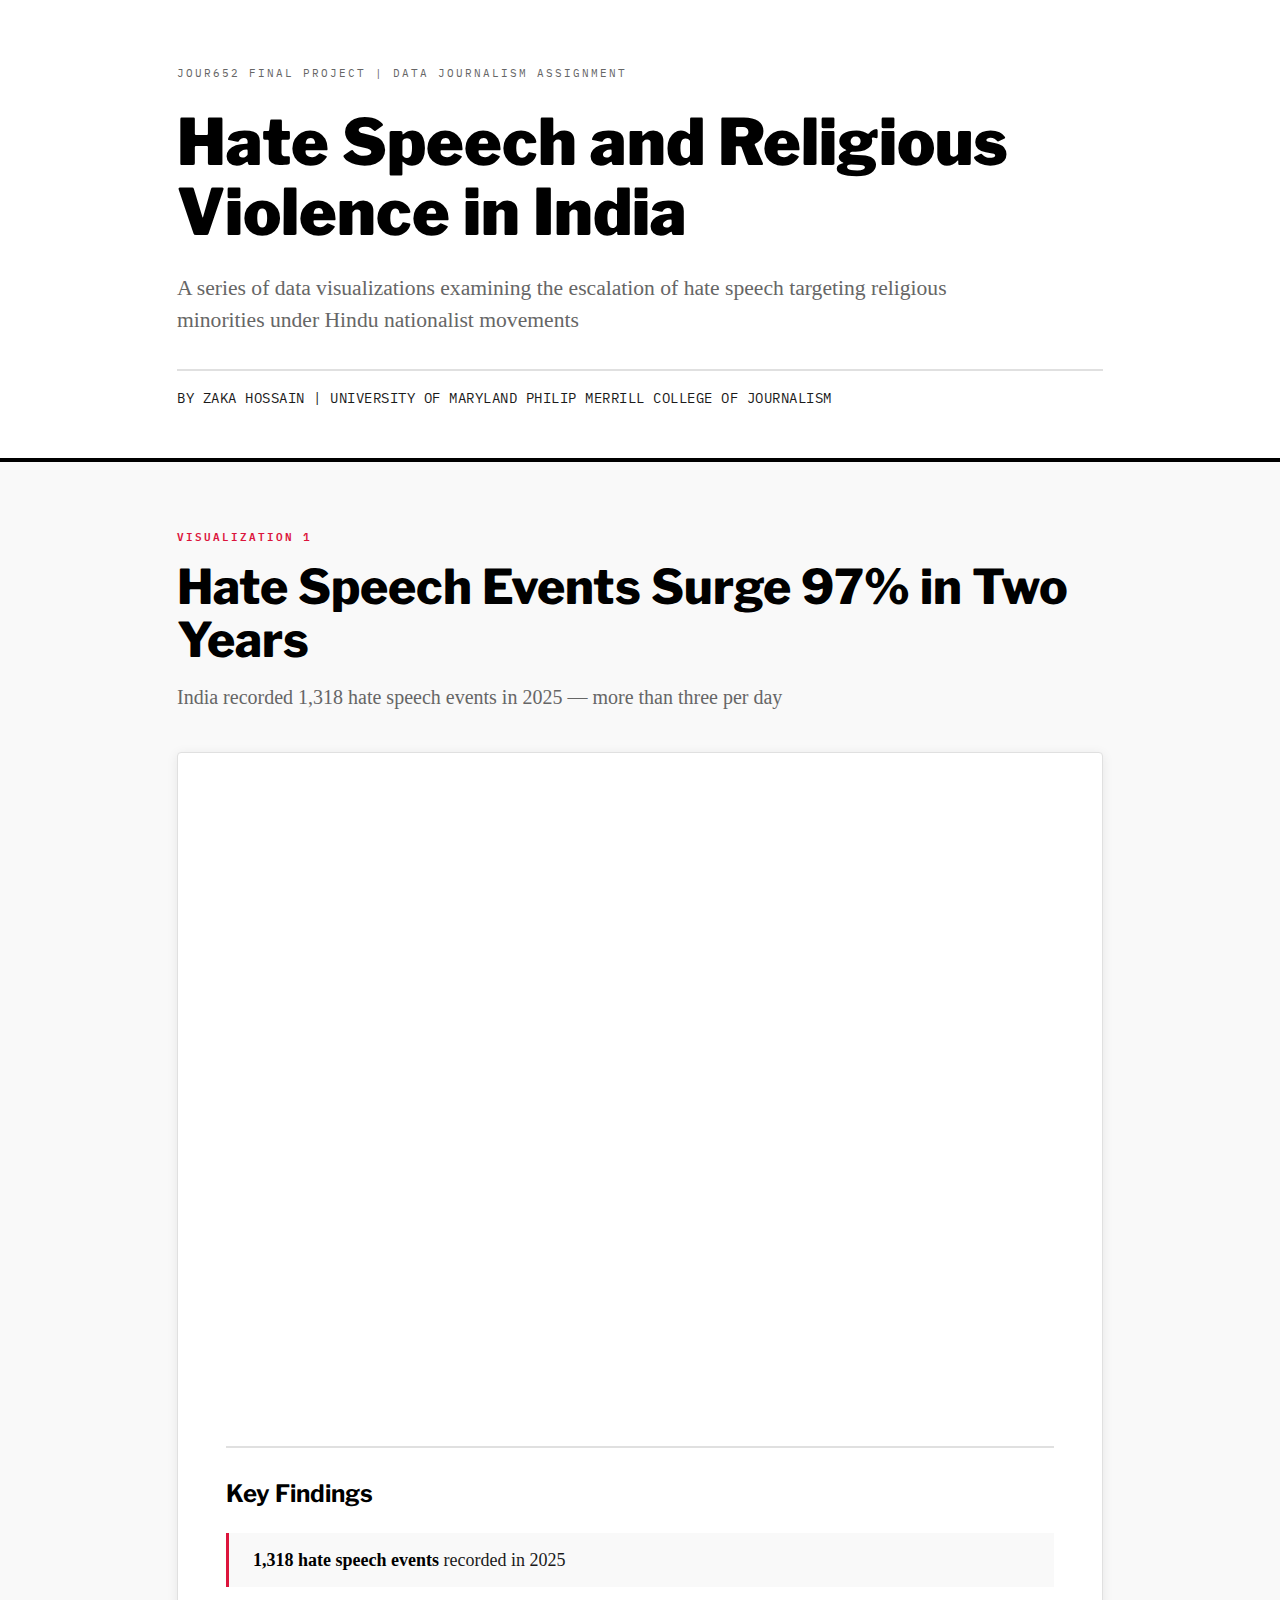
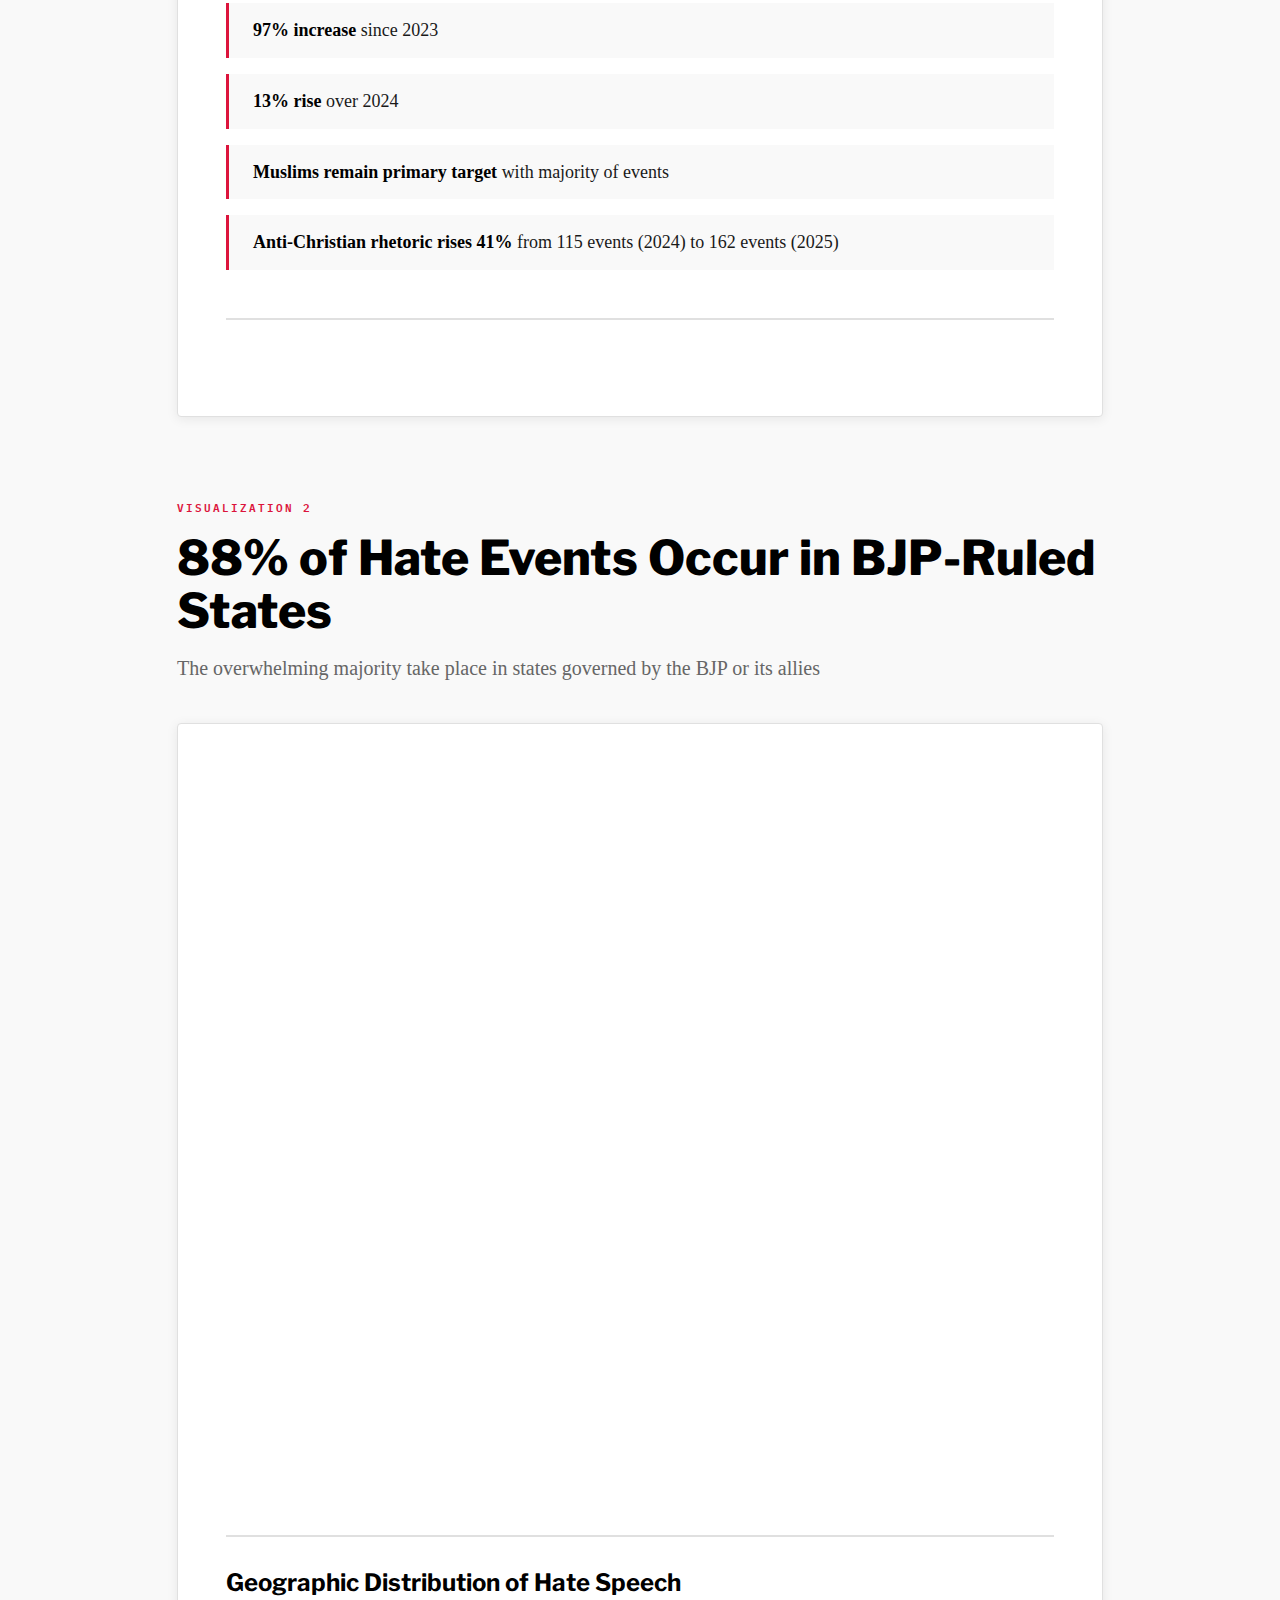
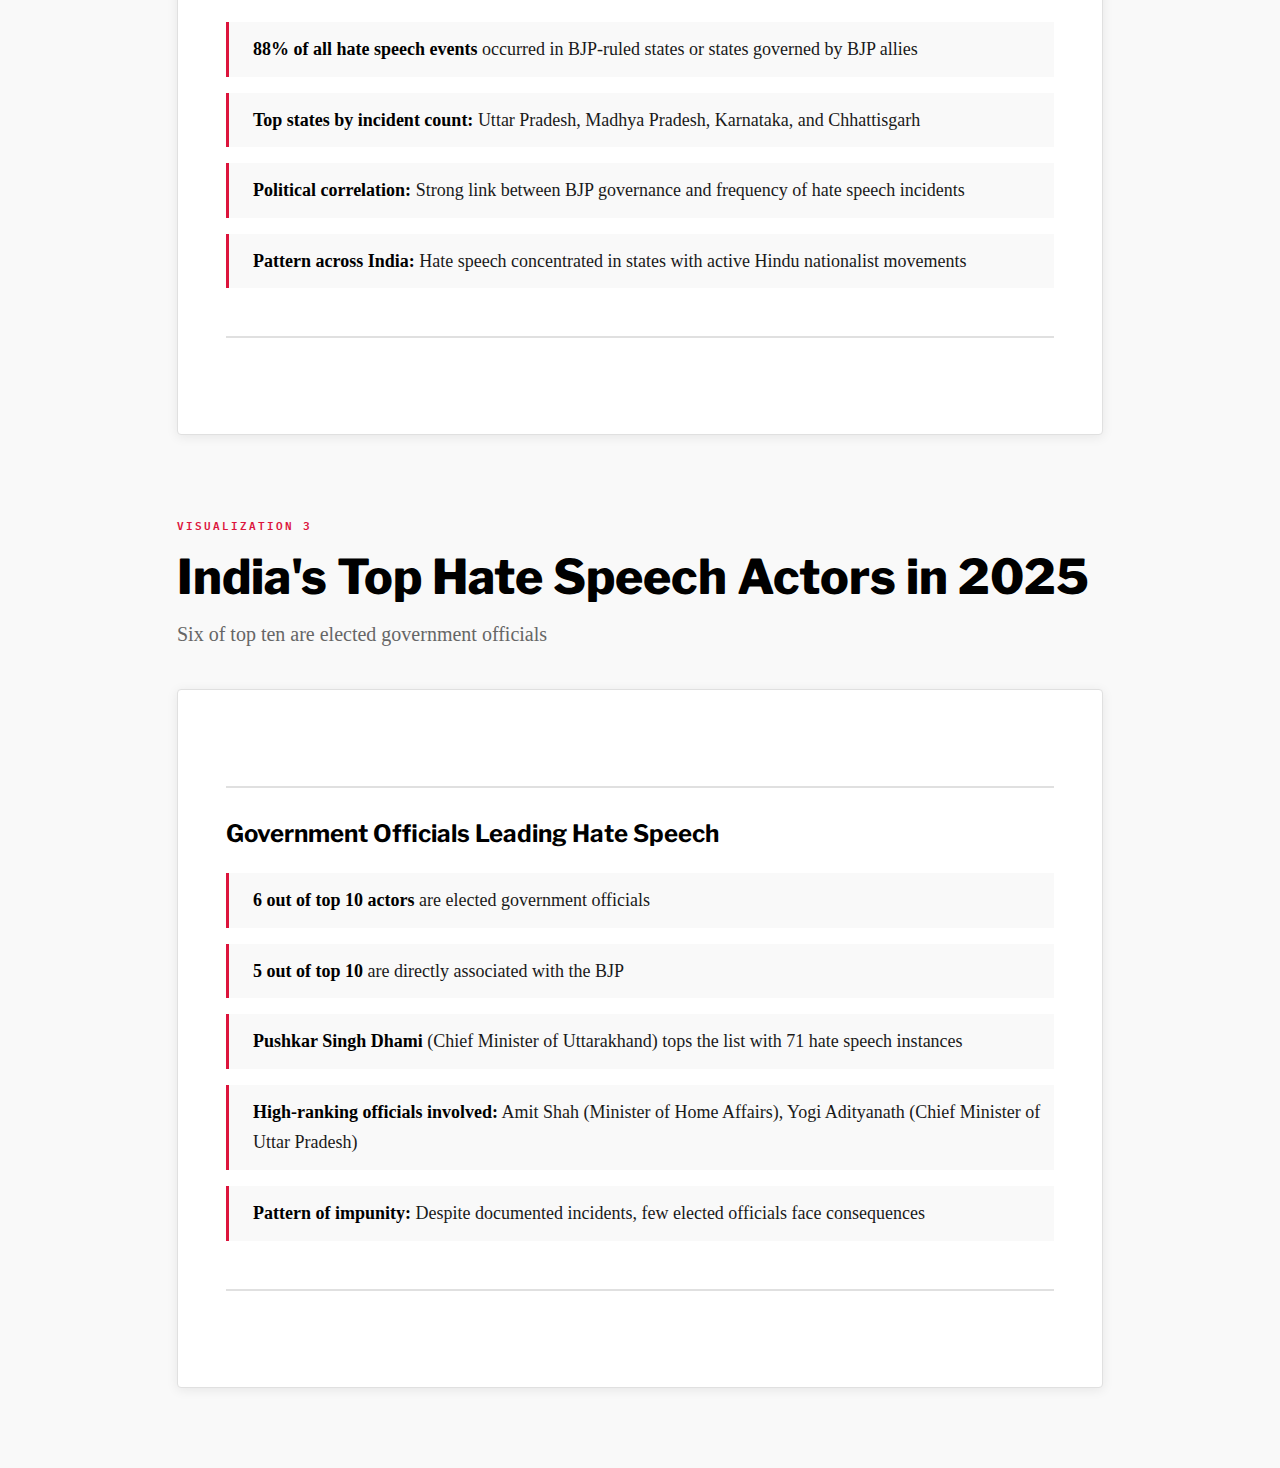
<file: data-viz-graphics/index.html>
<!DOCTYPE html>
<html lang="en">
<head>
    <meta charset="UTF-8">
    <meta name="viewport" content="width=device-width, initial-scale=1.0">
    <title>Data Visualizations: Hate Speech in India | JOUR652 Assignment</title>
    
    <!-- Bootstrap CSS -->
    <link href="https://cdn.jsdelivr.net/npm/bootstrap@5.3.0/dist/css/bootstrap.min.css" rel="stylesheet">
    
    <!-- Google Fonts -->
    <link rel="preconnect" href="https://fonts.googleapis.com">
    <link rel="preconnect" href="https://fonts.gstatic.com" crossorigin>
    <link href="https://fonts.googleapis.com/css2?family=Libre+Franklin:wght@400;500;600;700;800;900&family=IBM+Plex+Mono:wght@400;600&display=swap" rel="stylesheet">
    
    <!-- External Stylesheet -->
    <link rel="stylesheet" href="infographics.css">
</head>
<body>
    
    <!-- Assignment Header -->
    <header class="assignment-header">
        <div class="container">
            <div class="row justify-content-center">
                <div class="col-lg-10">
                    <div class="header-label">JOUR652 FINAL PROJECT | DATA JOURNALISM ASSIGNMENT</div>
                    <h1 class="assignment-title">Hate Speech and Religious Violence in India</h1>
                    <p class="assignment-subtitle">A series of data visualizations examining the escalation of hate speech targeting religious minorities under Hindu nationalist movements</p>
                    <div class="student-byline">By Zaka Hossain | University of Maryland Philip Merrill College of Journalism</div>
                </div>
            </div>
        </div>
    </header>

    <!-- INFOGRAPHIC 1 -->
    <section class="infographic-section">
        <div class="container">
            <div class="row justify-content-center">
                <div class="col-lg-10">
                    
                    <div class="viz-number">VISUALIZATION 1</div>
                    <h2 class="infographic-title">Hate Speech Events Surge 97% in Two Years</h2>
                    <p class="infographic-subtitle">India recorded 1,318 hate speech events in 2025 — more than three per day</p>

                    <div class="data-block">
                        <div class="chart-area">
                            <iframe title="Hate Speech Events by Target Community in India (2023-2025)" aria-label="Column Chart" id="datawrapper-chart-Exid8" src="https://datawrapper.dwcdn.net/Exid8/5/" scrolling="no" frameborder="0" style="border: none;" width="100%" height="555" data-external="1"></iframe>
                        </div>
                        
                        <div class="data-context">
                            <h3>Key Findings</h3>
                            <ul>
                                <li><strong>1,318 hate speech events</strong> recorded in 2025</li>
                                <li><strong>97% increase</strong> since 2023</li>
                                <li><strong>13% rise</strong> over 2024</li>
                                <li><strong>Muslims remain primary target</strong> with majority of events</li>
                                <li><strong>Anti-Christian rhetoric rises 41%</strong> from 115 events (2024) to 162 events (2025)</li>
                            </ul>
                        </div>
                        
                
                    </div>

                </div>
            </div>
        </div>
    </section>

    <!-- INFOGRAPHIC 2 -->
    <section class="infographic-section">
        <div class="container">
            <div class="row justify-content-center">
                <div class="col-lg-10">
                    
                    <div class="viz-number">VISUALIZATION 2</div>
                    <h2 class="infographic-title">88% of Hate Events Occur in BJP-Ruled States</h2>
                    <p class="infographic-subtitle">The overwhelming majority take place in states governed by the BJP or its allies</p>

                    <div class="data-block">
                        <div class="chart-area">
                            <div style="min-height:683px" id="datawrapper-vis-IfxyK"><script type="text/javascript" defer src="https://datawrapper.dwcdn.net/IfxyK/embed.js" charset="utf-8" data-target="#datawrapper-vis-IfxyK"></script><noscript><img src="https://datawrapper.dwcdn.net/IfxyK/full.png" alt="Choropleth map showing hate speech events across Indian states" /></noscript></div>
                        </div>
                        
                        <div class="data-context">
                            <h3>Geographic Distribution of Hate Speech</h3>
                            <ul>
                                <li><strong>88% of all hate speech events</strong> occurred in BJP-ruled states or states governed by BJP allies</li>
                                <li><strong>Top states by incident count:</strong> Uttar Pradesh, Madhya Pradesh, Karnataka, and Chhattisgarh</li>
                                <li><strong>Political correlation:</strong> Strong link between BJP governance and frequency of hate speech incidents</li>
                                <li><strong>Pattern across India:</strong> Hate speech concentrated in states with active Hindu nationalist movements</li>
                            </ul>
                        </div>
                        
                        
                    </div>

                </div>
            </div>
        </div>
    </section>

    <!-- INFOGRAPHIC 3 -->
    <section class="infographic-section">
        <div class="container">
            <div class="row justify-content-center">
                <div class="col-lg-10">
                    
                    <div class="viz-number">VISUALIZATION 3</div>
                    <h2 class="infographic-title">India's Top Hate Speech Actors in 2025</h2>
                    <p class="infographic-subtitle">Six of top ten are elected government officials</p>

                    <div class="data-block">
                        <div class="chart-area">
                            <div class="flourish-embed flourish-bar-chart-race" data-src="visualisation/27547320"><script src="https://public.flourish.studio/resources/embed.js"></script><noscript><img src="https://public.flourish.studio/visualisation/27547320/thumbnail" width="100%" alt="bar-chart-race visualization showing top hate speech actors" /></noscript></div>
                        </div>
                        
                        <div class="data-context">
                            <h3>Government Officials Leading Hate Speech</h3>
                            <ul>
                                <li><strong>6 out of top 10 actors</strong> are elected government officials</li>
                                <li><strong>5 out of top 10</strong> are directly associated with the BJP</li>
                                <li><strong>Pushkar Singh Dhami</strong> (Chief Minister of Uttarakhand) tops the list with 71 hate speech instances</li>
                                <li><strong>High-ranking officials involved:</strong> Amit Shah (Minister of Home Affairs), Yogi Adityanath (Chief Minister of Uttar Pradesh)</li>
                                <li><strong>Pattern of impunity:</strong> Despite documented incidents, few elected officials face consequences</li>
                            </ul>
                        </div>
                        
                       
                    </div>

                </div>
            </div>
        </div>
    </section>

    <!-- Bootstrap JS -->
    <script src="https://cdn.jsdelivr.net/npm/bootstrap@5.3.0/dist/js/bootstrap.bundle.min.js"></script>
</body>
</html>
</file>
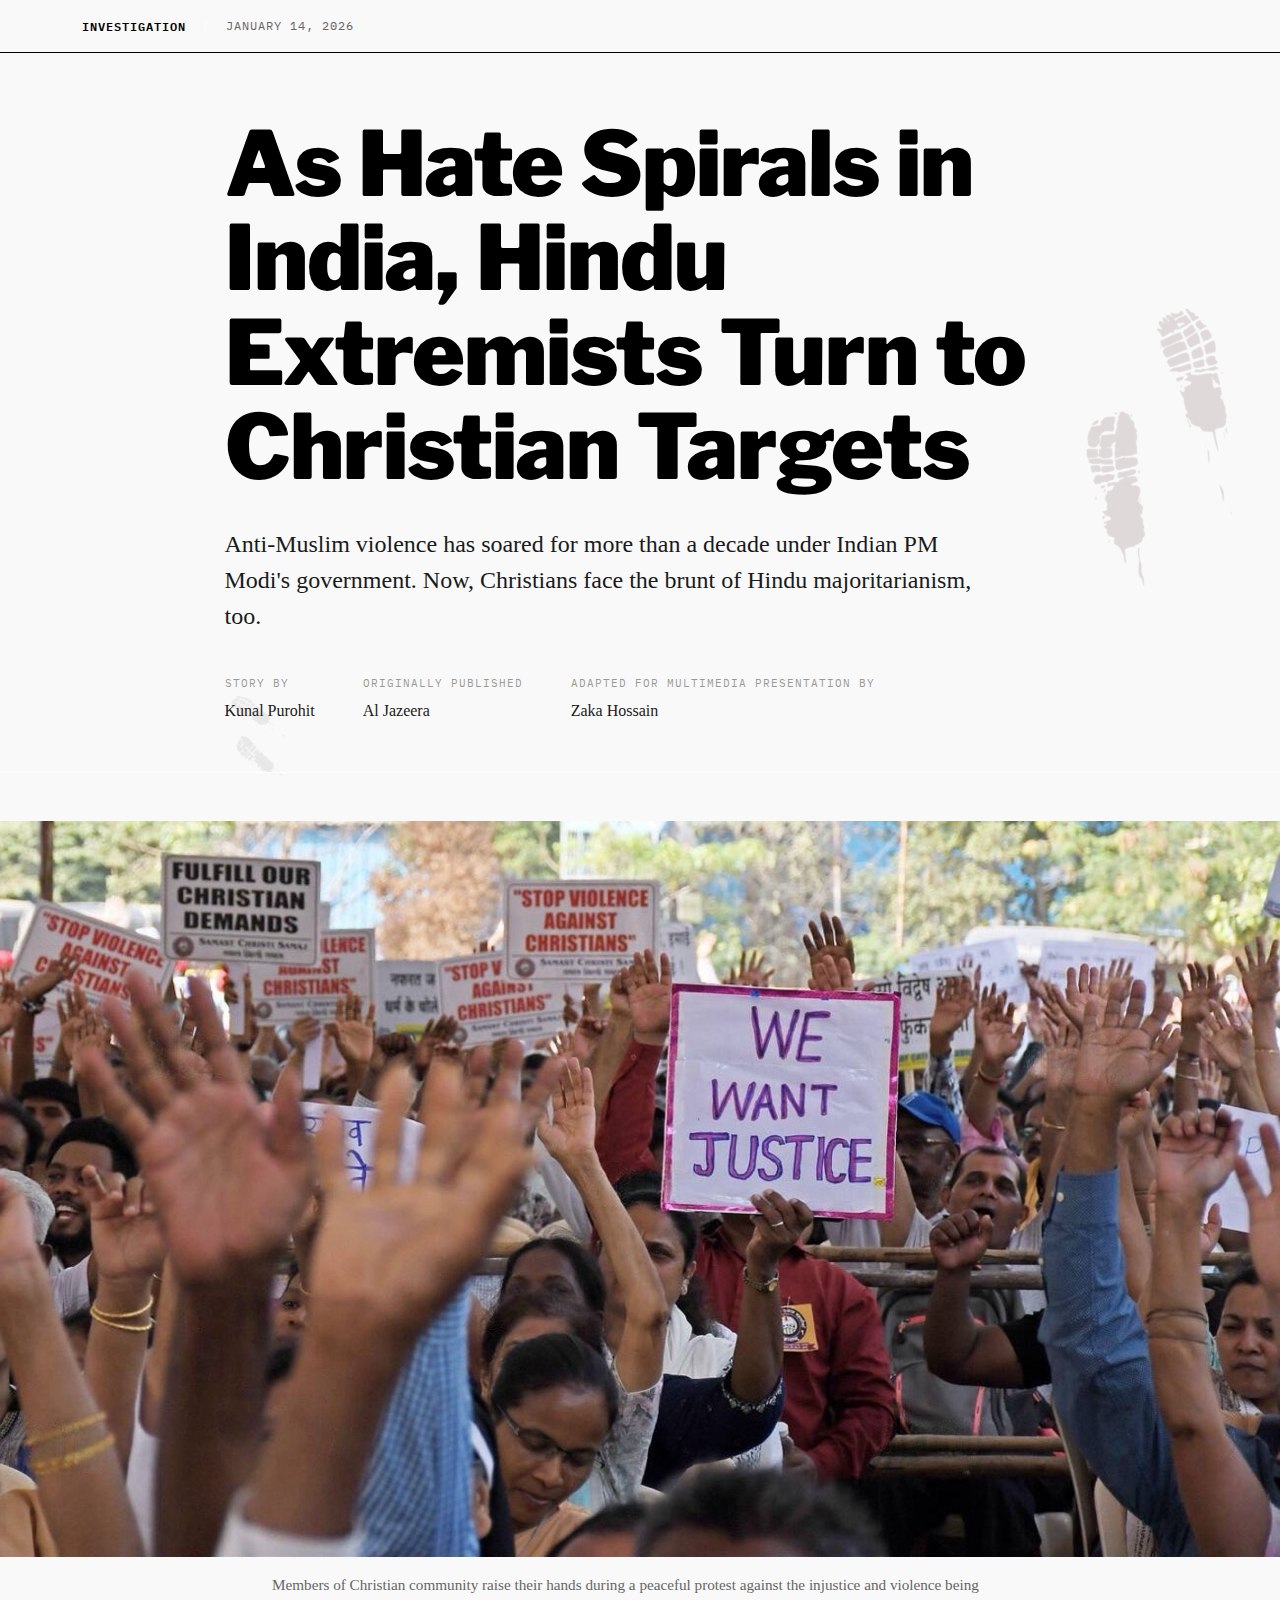
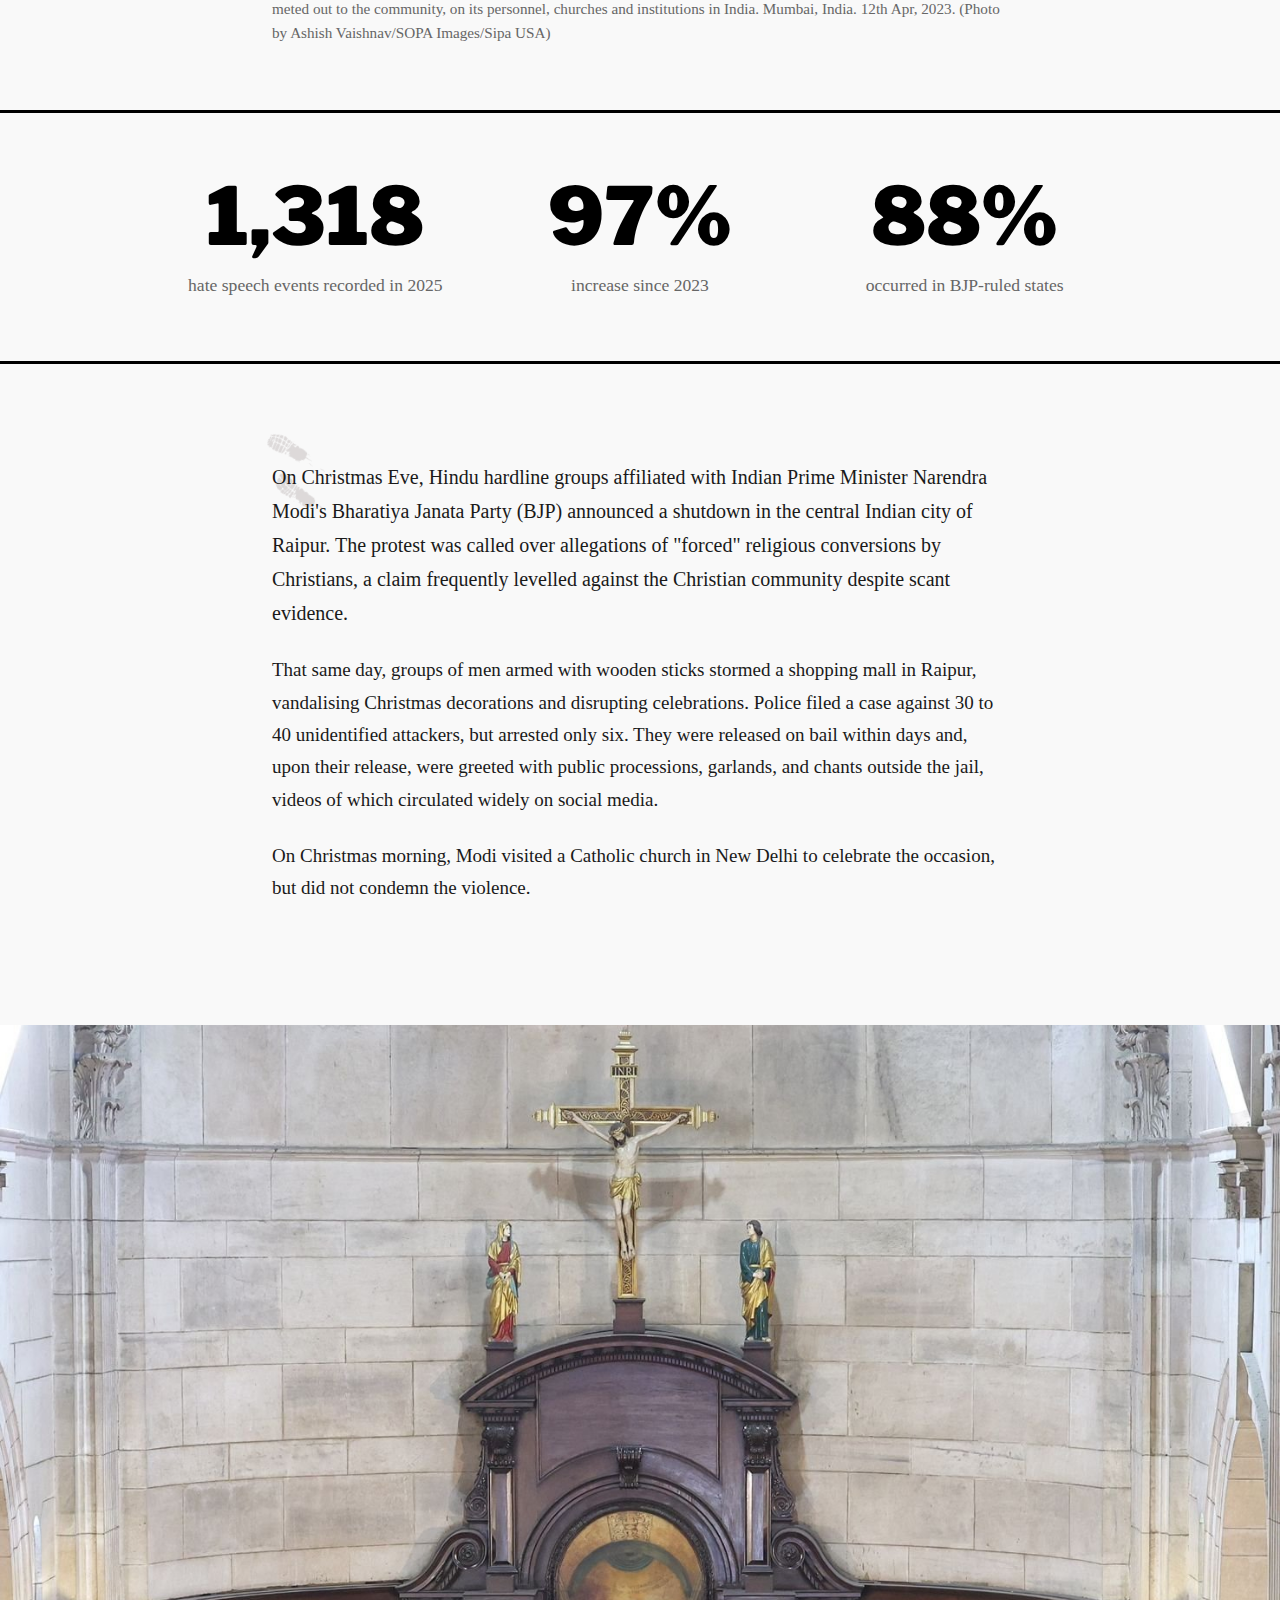
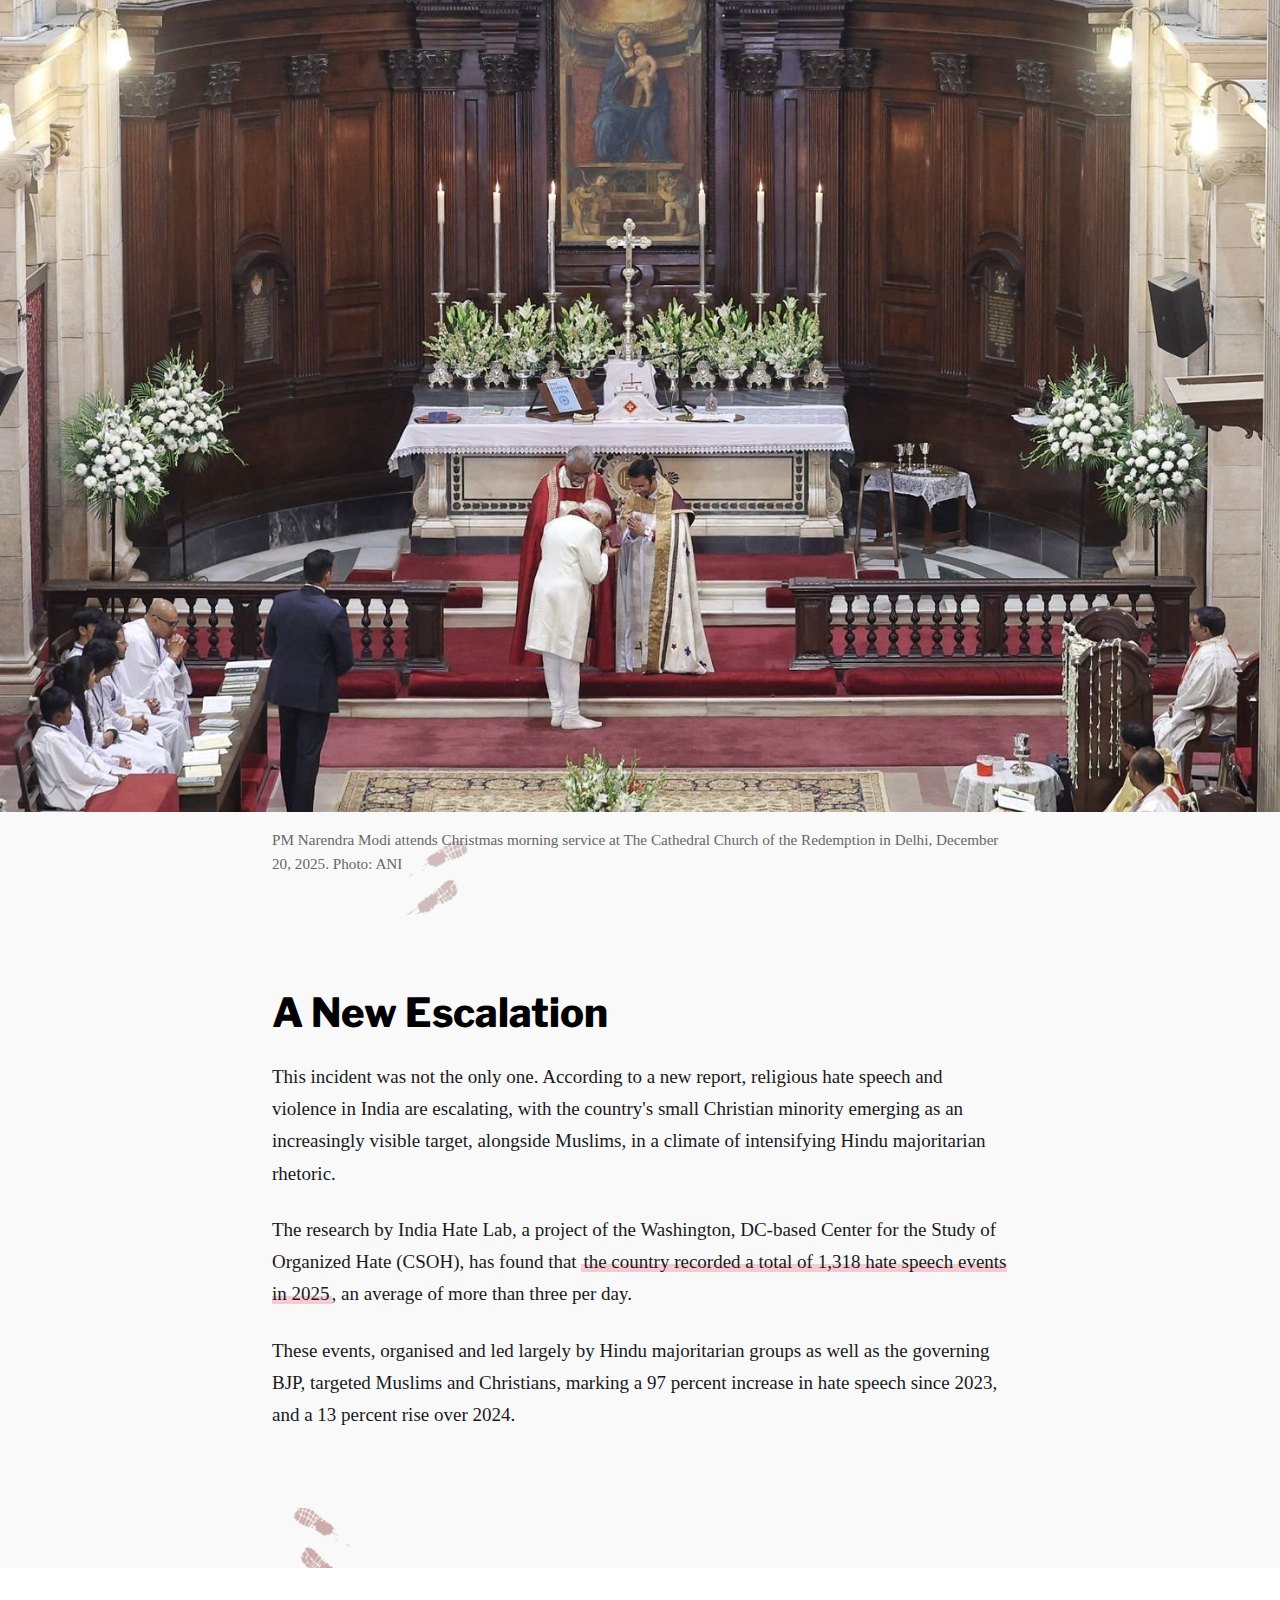
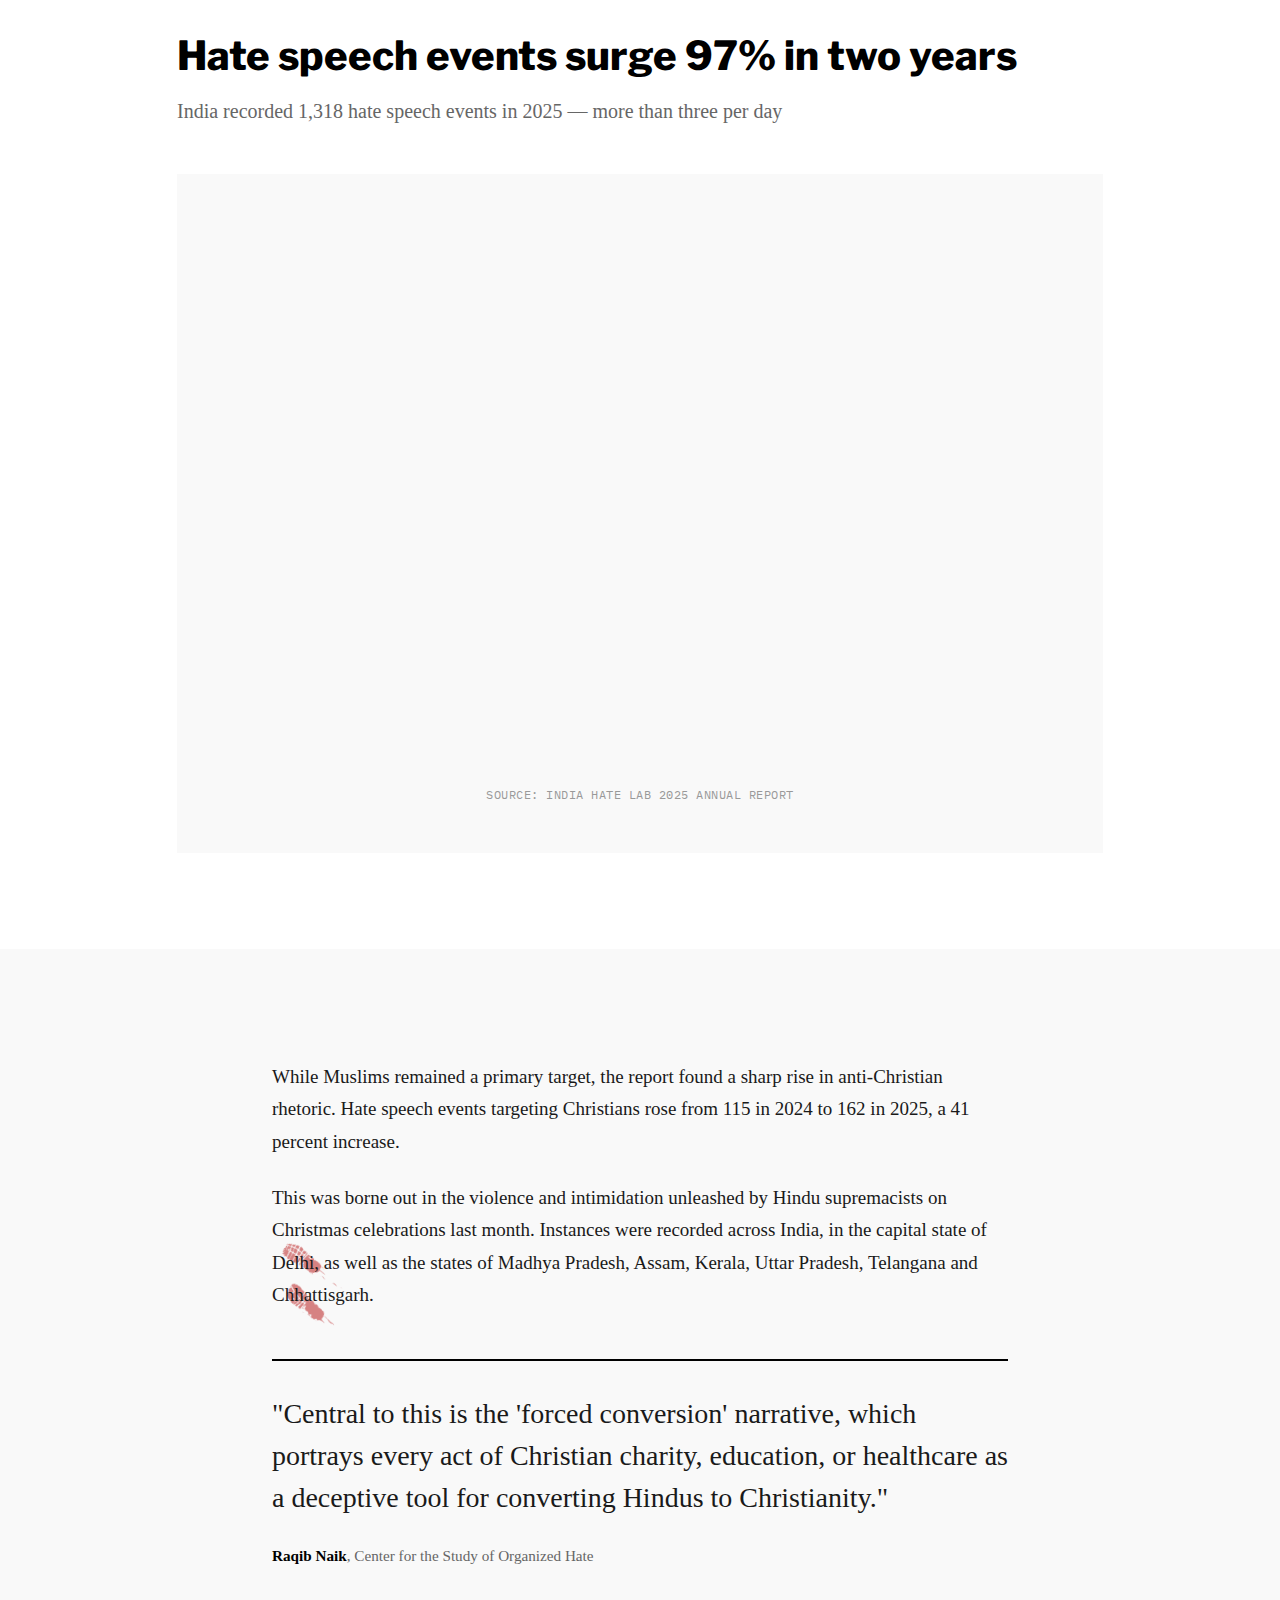
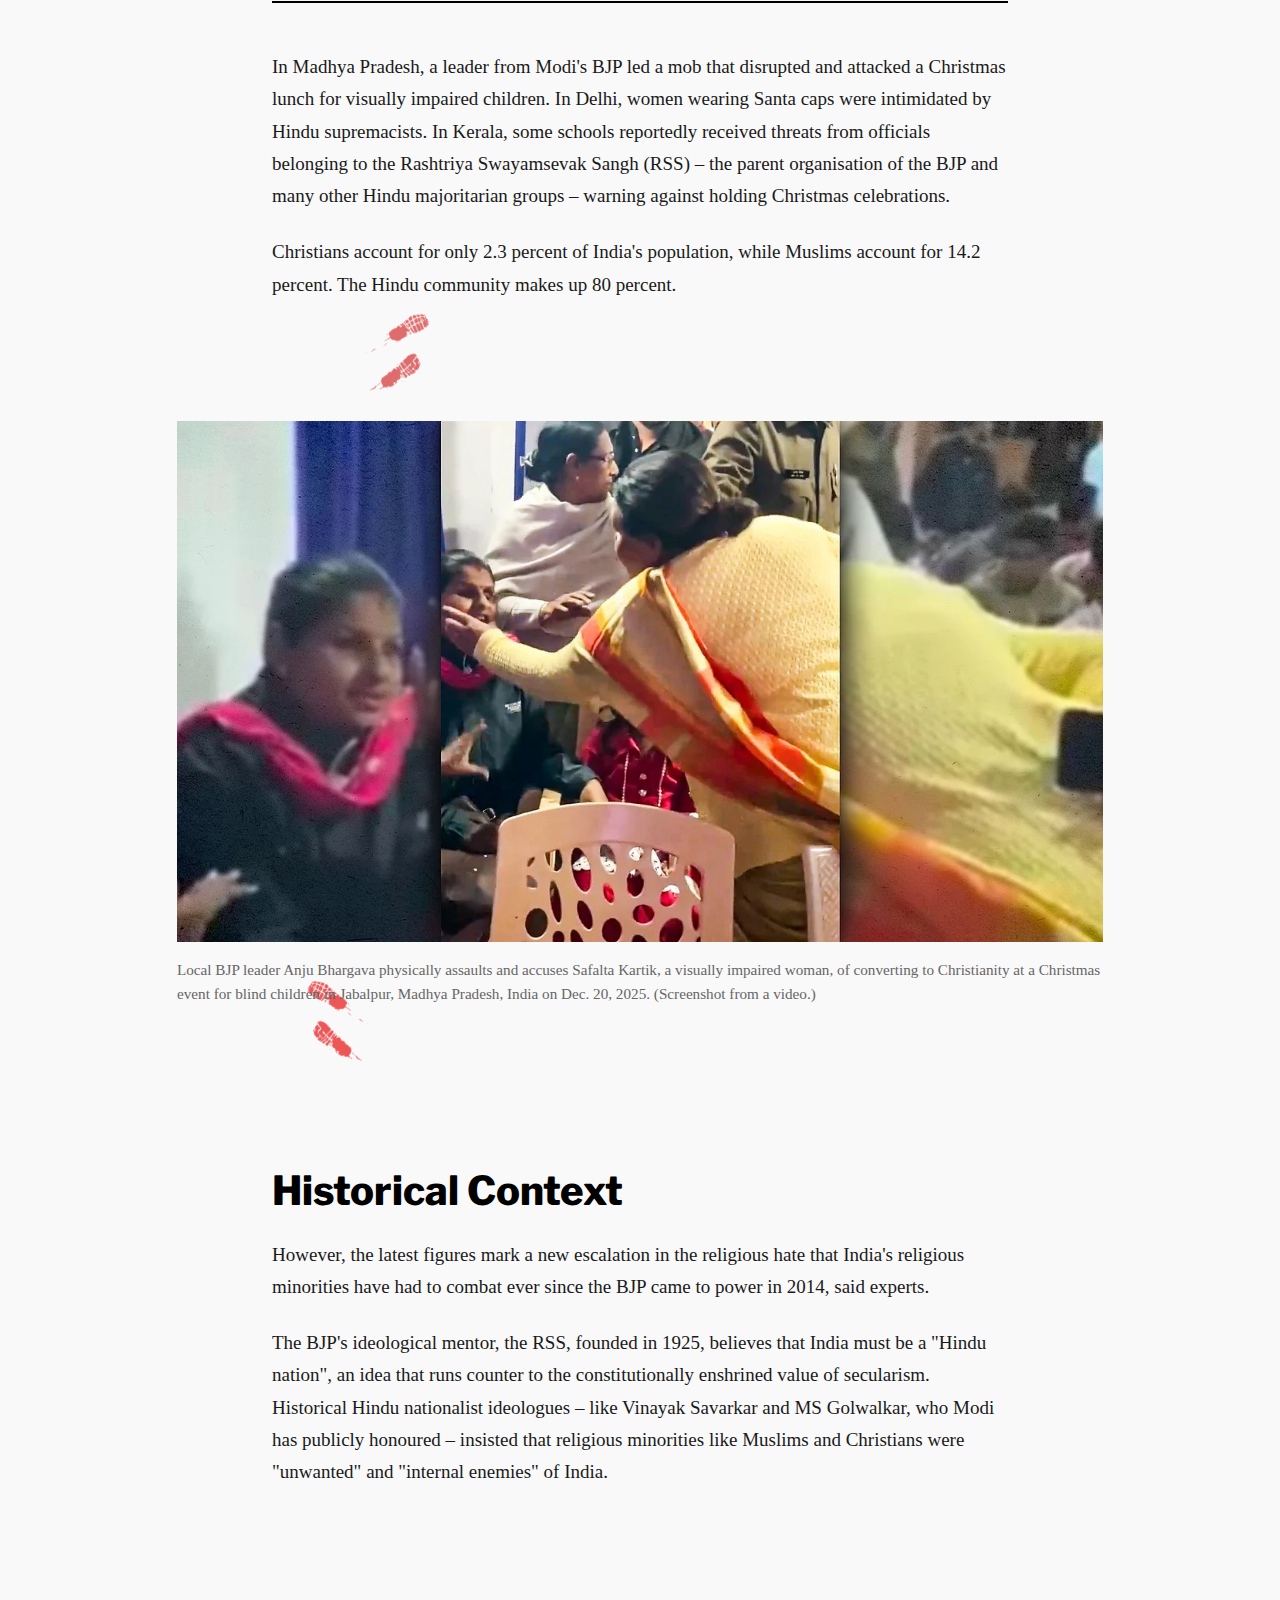
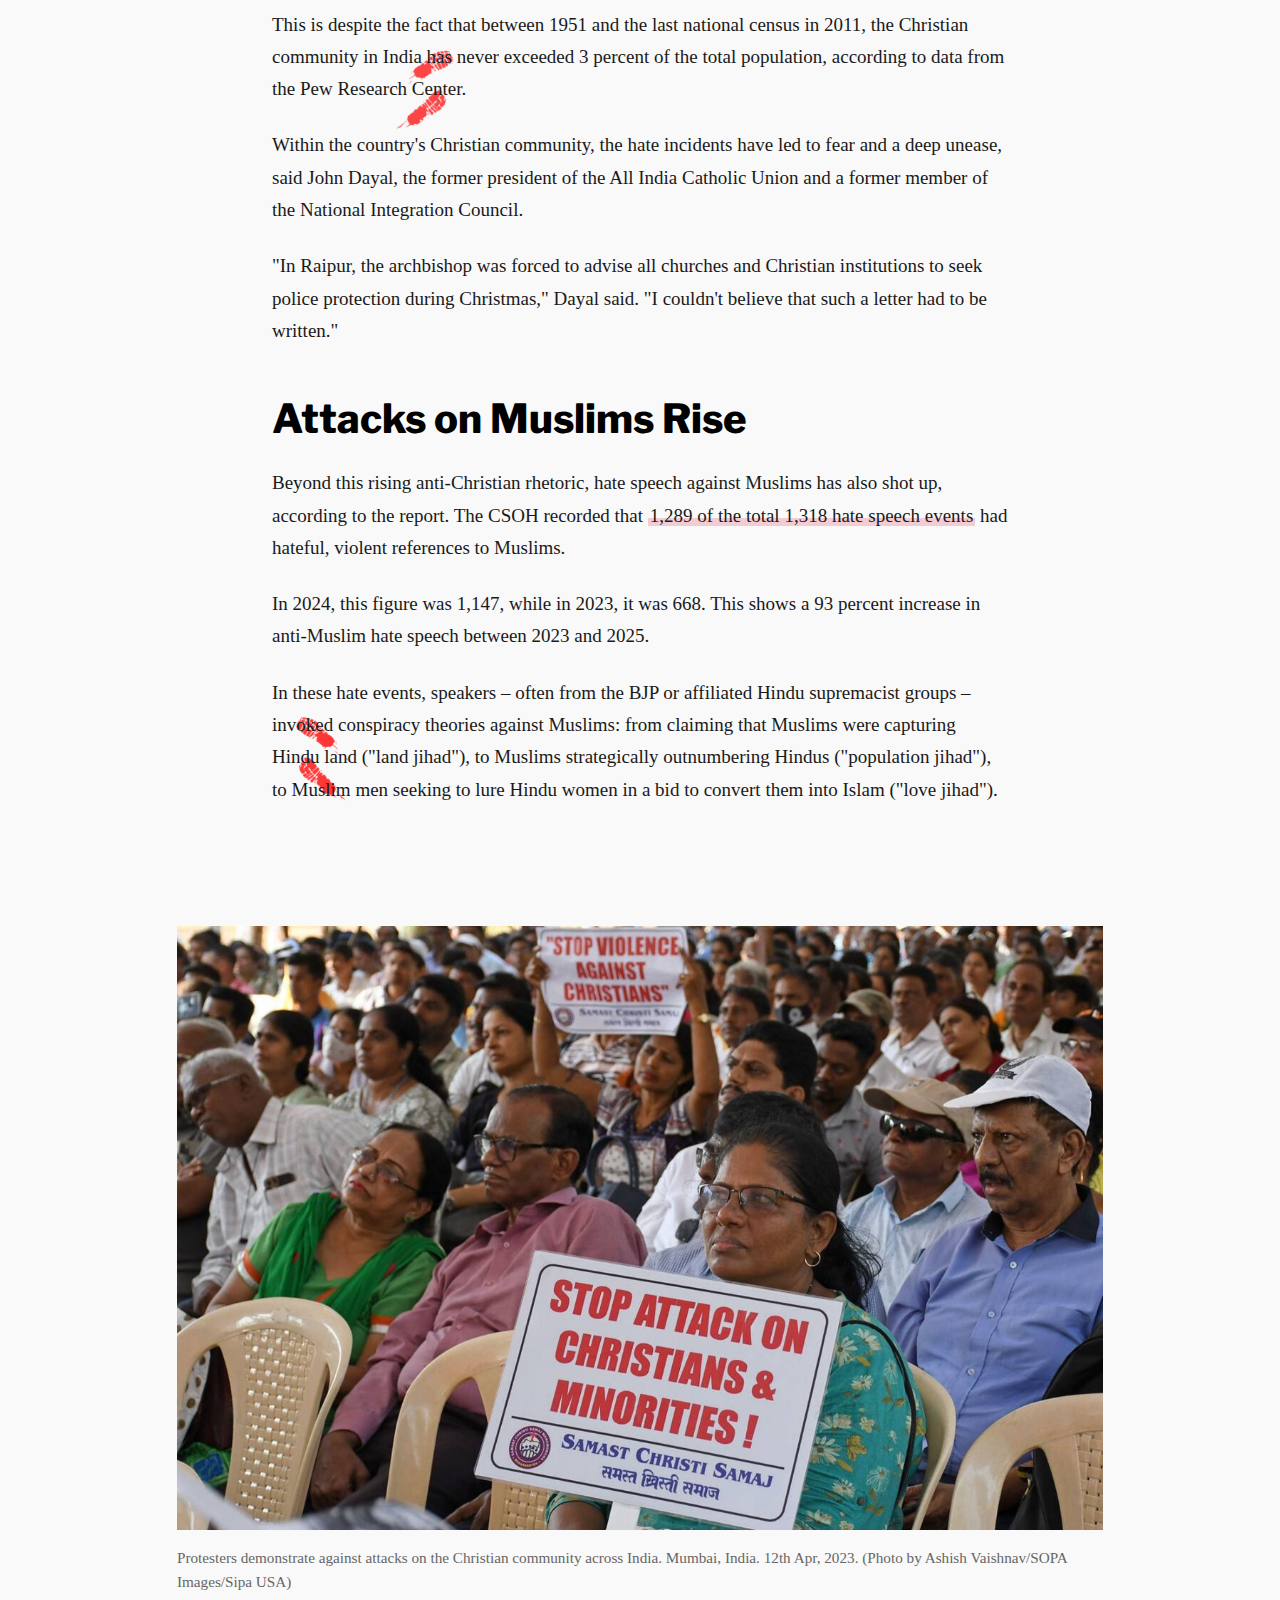
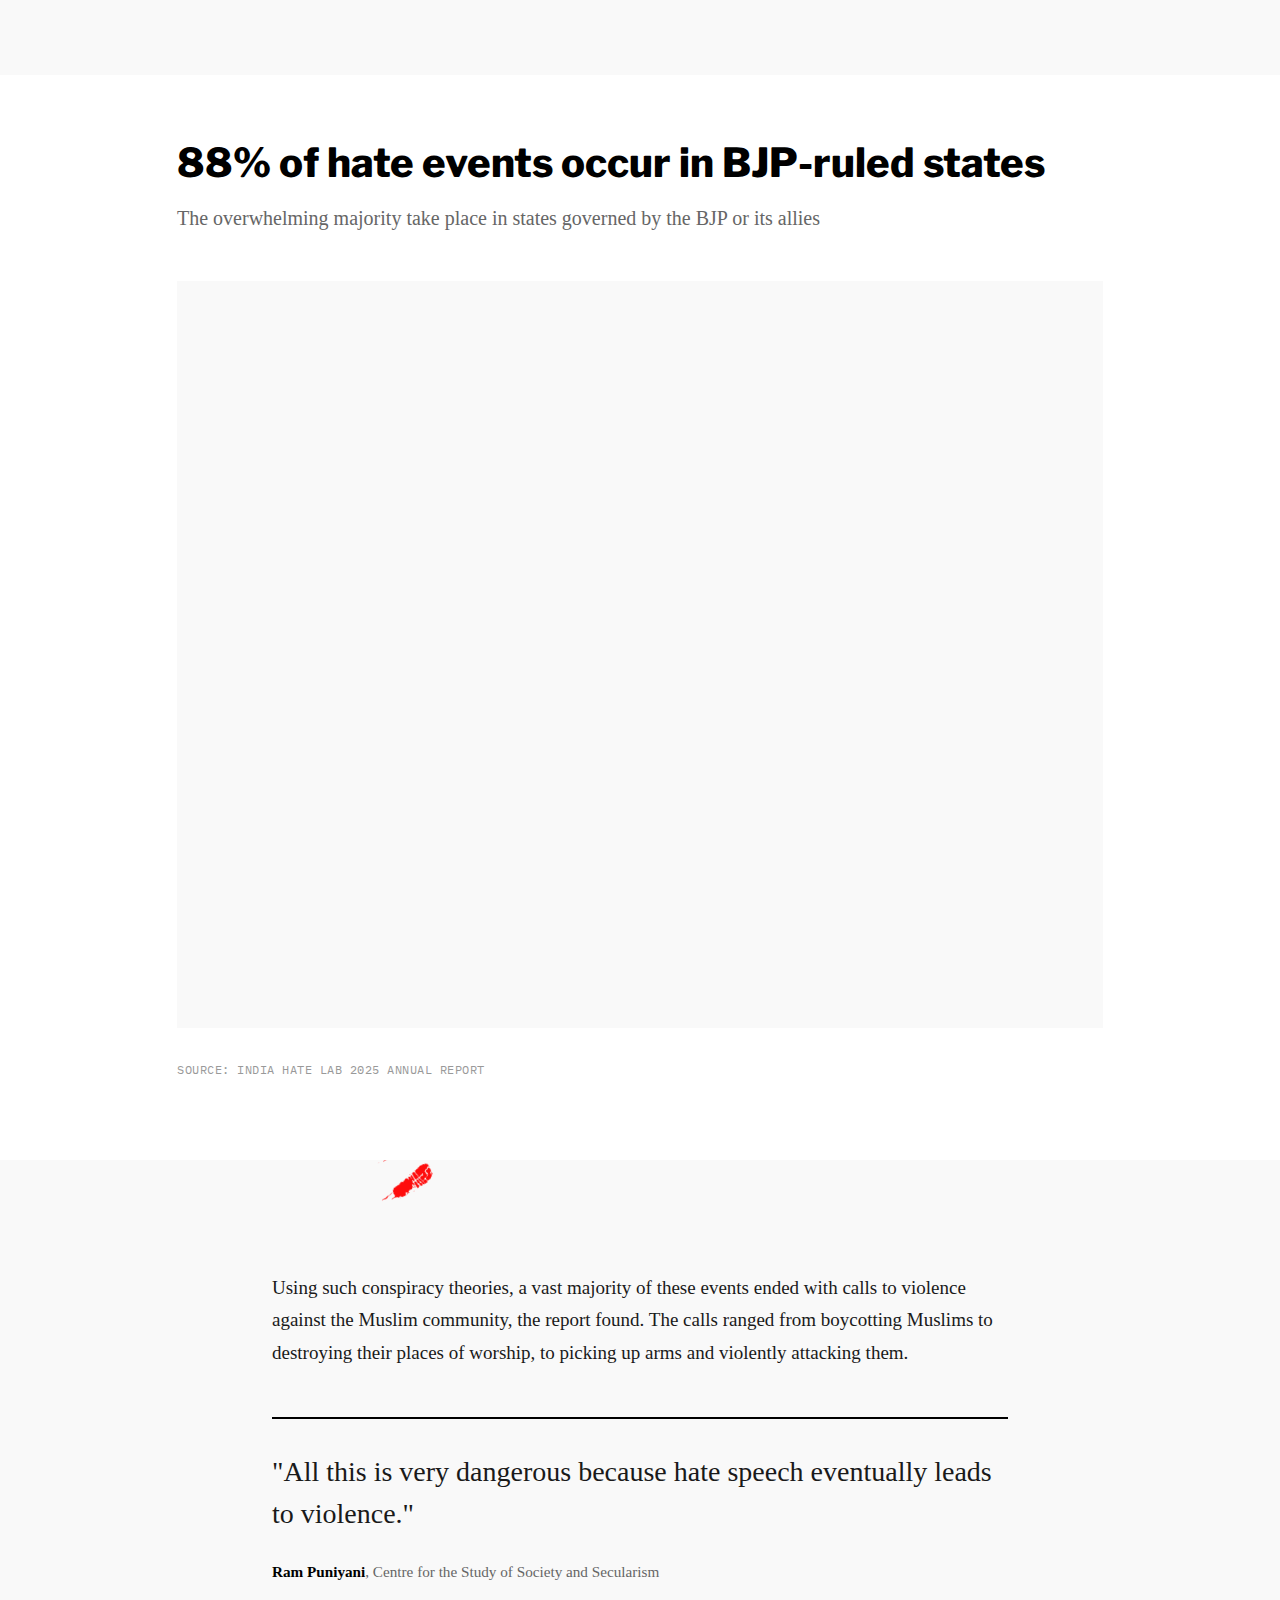
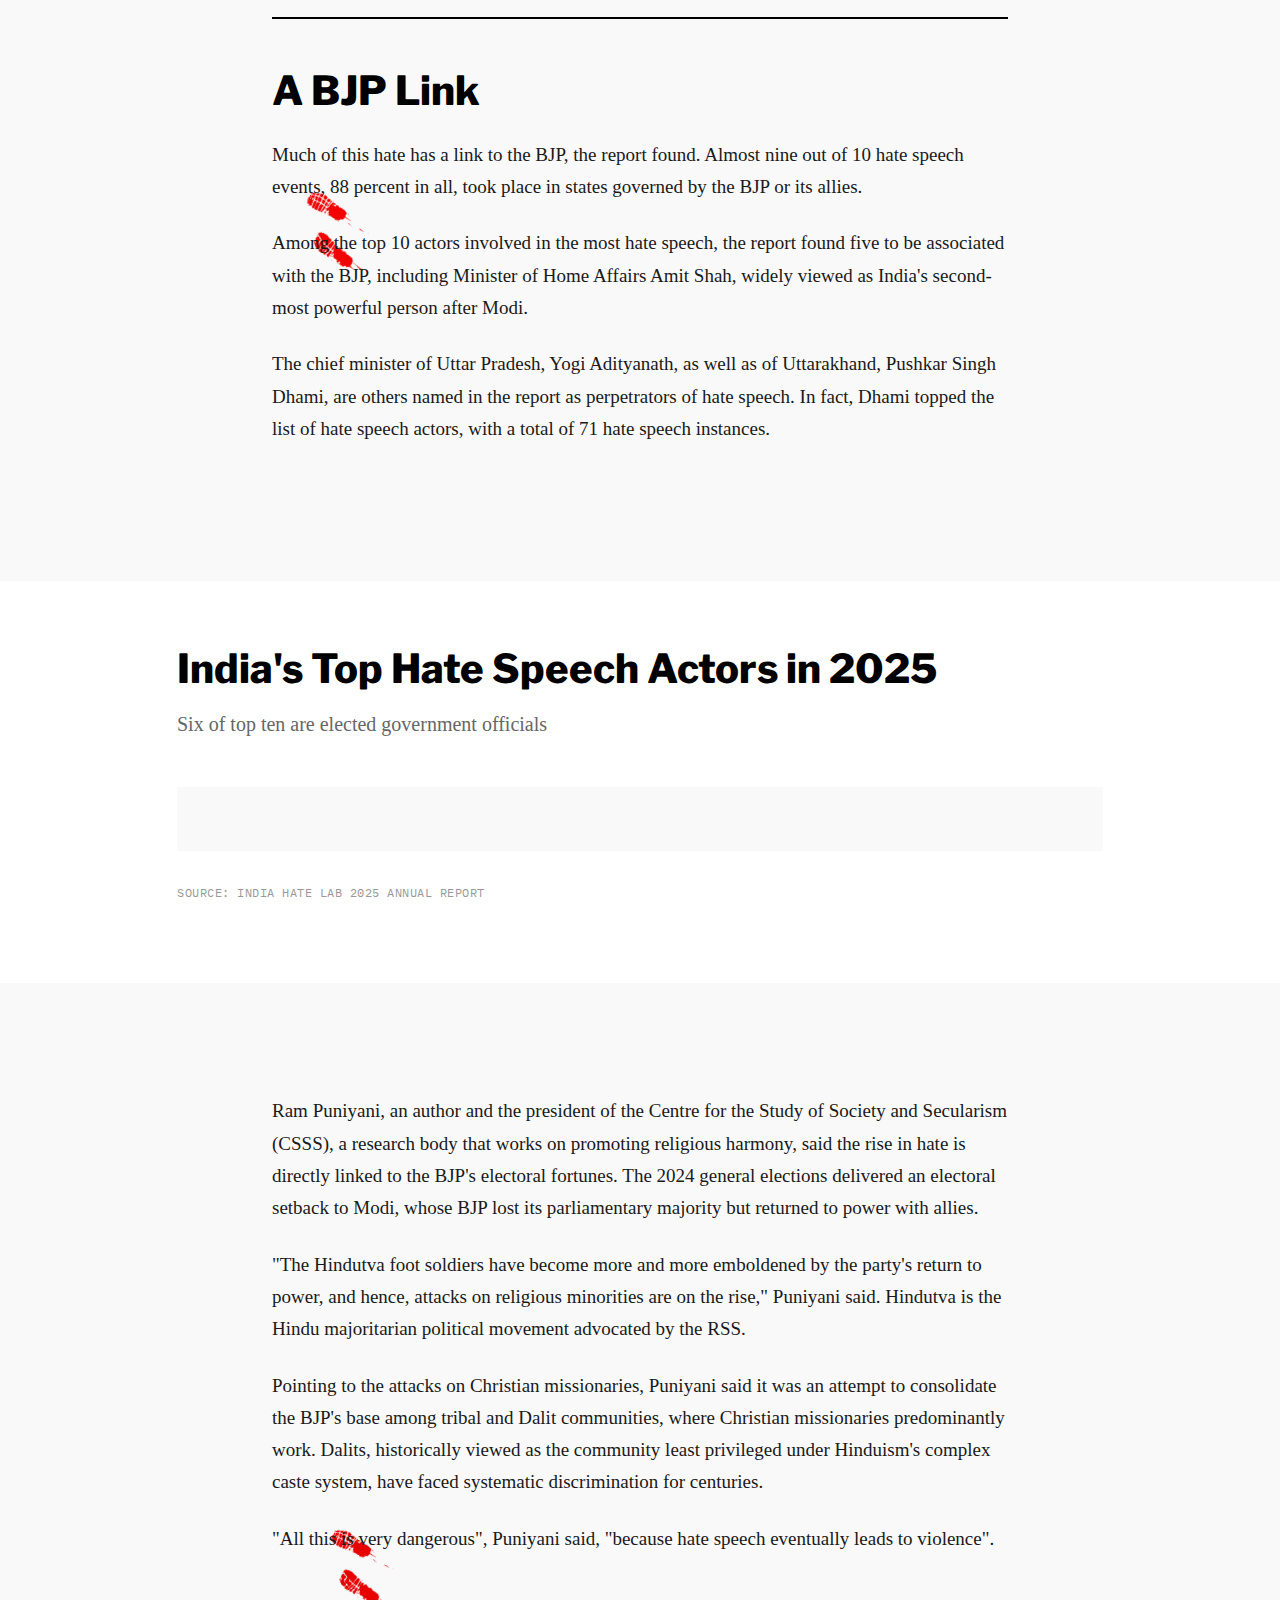
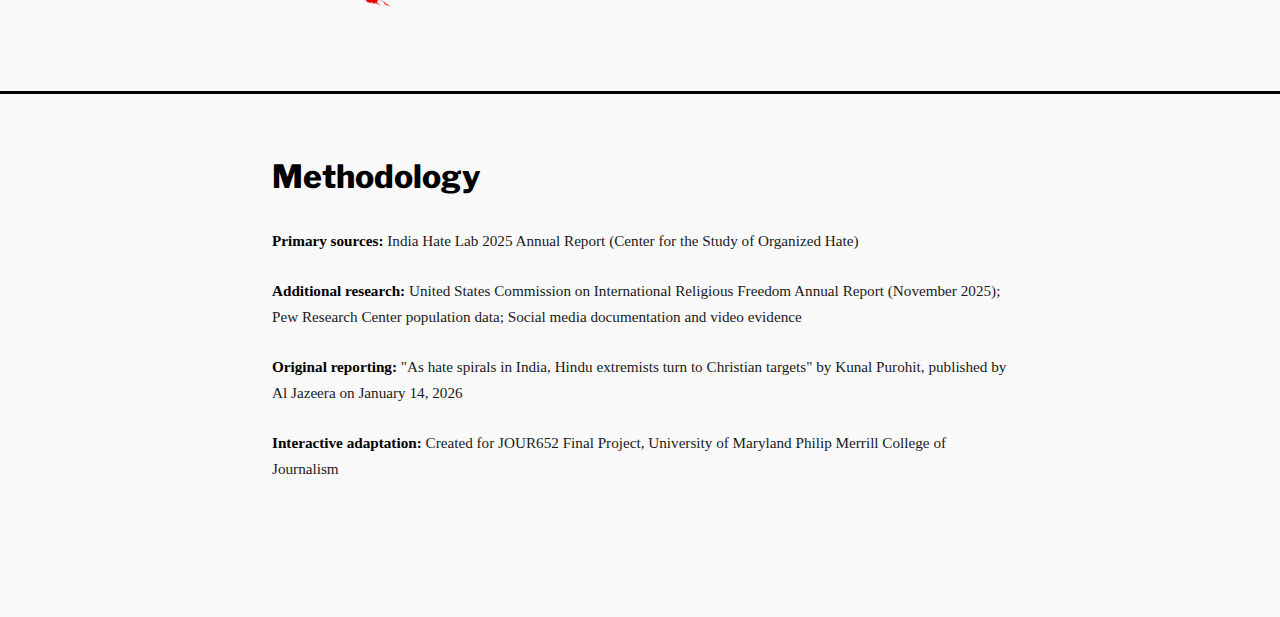
<file: data-viz-project/index.html>
<!DOCTYPE html>
<html lang="en">
<head>
    <meta charset="UTF-8">
    <meta name="viewport" content="width=device-width, initial-scale=1.0">
    <title>As Hate Spirals in India, Hindu Extremists Turn to Christian Targets</title>
    
    <!-- Bootstrap CSS -->
    <link href="https://cdn.jsdelivr.net/npm/bootstrap@5.3.0/dist/css/bootstrap.min.css" rel="stylesheet">
    
    <!-- Google Fonts -->
    <link rel="preconnect" href="https://fonts.googleapis.com">
    <link rel="preconnect" href="https://fonts.gstatic.com" crossorigin>
    <link href="https://fonts.googleapis.com/css2?family=Libre+Franklin:wght@400;500;600;700;800;900&family=IBM+Plex+Mono:wght@400;600&display=swap" rel="stylesheet">
    
    <!-- External Stylesheet -->
    <link rel="stylesheet" href="style.css">
</head>
<body>
    <!-- Meandering Footprint Trail -->
    <div class="footprint footprint-1"></div>
    <div class="footprint footprint-2"></div>
    <div class="footprint footprint-3"></div>
    <div class="footprint footprint-4"></div>
    <div class="footprint footprint-5"></div>
    <div class="footprint footprint-6"></div>
    <div class="footprint footprint-7"></div>
    <div class="footprint footprint-8"></div>
    <div class="footprint footprint-9"></div>
    <div class="footprint footprint-10"></div>
    <div class="footprint footprint-11"></div>
    <div class="footprint footprint-12"></div>
    <div class="footprint footprint-13"></div>
    <div class="footprint footprint-14"></div>
    <div class="footprint footprint-15"></div>
    <div class="footprint footprint-16"></div>
    <div class="footprint footprint-17"></div>
    <div class="footprint footprint-18"></div>
    <div class="footprint footprint-19"></div>
    
    <!-- Header -->
    <header class="site-header">
        <div class="container">
            <div class="header-content">
                <span class="publication">INVESTIGATION</span>
                <span class="divider">|</span>
                <span class="date">January 14, 2026</span>
            </div>
        </div>
    </header>

    <!-- Hero -->
    <section class="hero-minimal">
        <div class="container">
            <div class="row justify-content-center">
                <div class="col-lg-10 col-xl-9">
                    <!-- Triple-sized headline footprint -->
                    <div class="footprint-headline"></div>
                    
                    <h1 class="headline-massive">
                        As Hate Spirals in India, Hindu Extremists Turn to Christian Targets
                    </h1>
                    <p class="dek-large">
                        Anti-Muslim violence has soared for more than a decade under Indian PM Modi's government. Now, Christians face the brunt of Hindu majoritarianism, too.
                    </p>
                    <div class="byline-block">
                        <div class="byline-item">
                            <span class="byline-label">Story by</span>
                            <span class="byline-name">Kunal Purohit</span>
                        </div>
                        <div class="byline-item">
                            <span class="byline-label">Originally published</span>
                            <span class="byline-name">Al Jazeera</span>
                        </div>
                        <div class="byline-item">
                            <span class="byline-label">Adapted for multimedia presentation by</span>
                            <span class="byline-name">Zaka Hossain</span>
                        </div>
                    </div>
                </div>
            </div>
        </div>
    </section>

    <!-- Lead Image -->
    <section class="lead-photo">
        <div class="container-fluid px-0">
            <img src="images/[base64].jpeg" alt="Members of Christian community raise their hands during a peaceful protest held at Azad Maidan in Mumbai." class="w-100">
        </div>
        <div class="container">
            <div class="row justify-content-center">
                <div class="col-lg-8">
            
                    <p class="photo-caption">
                       Members of Christian community raise their hands during a peaceful protest against the injustice and violence being meted out to the community, on its personnel, churches and institutions in India. Mumbai, India. 12th Apr, 2023.  (Photo by Ashish Vaishnav/SOPA Images/Sipa USA) 
                    </p>
                </div>
            </div>
        </div>
    </section>

    <!-- Key Stats -->
    <section class="key-stats">
        <div class="container">
            <div class="row justify-content-center">
                <div class="col-lg-10">
                    <div class="stats-container">
                        <div class="stat-block">
                            <div class="stat-figure">1,318</div>
                            <div class="stat-description">hate speech events recorded in 2025</div>
                        </div>
                        <div class="stat-block">
                            <div class="stat-figure">97%</div>
                            <div class="stat-description">increase since 2023</div>
                        </div>
                        <div class="stat-block">
                            <div class="stat-figure">88%</div>
                            <div class="stat-description">occurred in BJP-ruled states</div>
                        </div>
                    </div>
                </div>
            </div>
        </div>
    </section>

    <!-- Article Body -->
    <article class="article-main">
        <div class="container">
            <div class="row justify-content-center">
                <div class="col-lg-8">
                    
                    <p class="first-paragraph">
                        On Christmas Eve, Hindu hardline groups affiliated with Indian Prime Minister Narendra Modi's Bharatiya Janata Party (BJP) announced a shutdown in the central Indian city of Raipur. The protest was called over allegations of "forced" religious conversions by Christians, a claim frequently levelled against the Christian community despite scant evidence.
                    </p>
                    
                    <p>
                        That same day, groups of men armed with wooden sticks stormed a shopping mall in Raipur, vandalising Christmas decorations and disrupting celebrations. Police filed a case against 30 to 40 unidentified attackers, but arrested only six. They were released on bail within days and, upon their release, were greeted with public processions, garlands, and chants outside the jail, videos of which circulated widely on social media.
                    </p>
                    
                    <p>
                        On Christmas morning, Modi visited a Catholic church in New Delhi to celebrate the occasion, but did not condemn the violence.
                    </p>
                    </div>
            </div>
        </div>
    </article>

                    <!-- Photo 2 -->
     <section class="article-photo">
        <div class="container-fluid px-0">
            <img src="images/modi_christmas_3_2025.jpeg" alt="PM Narendra Modi attends Christmas morning service at The Cathedral Church of the Redemption in Delhi, December 20, 2025. Photo: ANI" class="w-100">
        </div>
        <div class="container">
            <div class="row justify-content-center">
                <div class="col-lg-8">
                    <p class="photo-caption">
                        PM Narendra Modi attends Christmas morning service at The Cathedral Church of the Redemption in Delhi, December 20, 2025. Photo: ANI
                    </p>
                </div>
            </div>
        </div>

     <article class="article-main">
        <div class="container">
            <div class="row justify-content-center">
                <div class="col-lg-8">

                    <h2 class="section-header">A New Escalation</h2>
                    
                    <p>
                        This incident was not the only one. According to a new report, religious hate speech and violence in India are escalating, with the country's small Christian minority emerging as an increasingly visible target, alongside Muslims, in a climate of intensifying Hindu majoritarian rhetoric.
                    </p>
                    
                    <p>
                        The research by India Hate Lab, a project of the Washington, DC-based Center for the Study of Organized Hate (CSOH), has found that <span class="highlight-text">the country recorded a total of 1,318 hate speech events in 2025</span>, an average of more than three per day.
                    </p>
                    
                    <p>
                        These events, organised and led largely by Hindu majoritarian groups as well as the governing BJP, targeted Muslims and Christians, marking a 97 percent increase in hate speech since 2023, and a 13 percent rise over 2024.
                    </p>

                </div>
            </div>
        </div>
    </article>

    

    <!-- Data Viz 1 -->
    <section class="data-block">
        <div class="container">
            <div class="row justify-content-center">
                <div class="col-lg-10">
                    <h3 class="data-heading">Hate speech events surge 97% in two years</h3>
                    <p class="data-subhead">India recorded 1,318 hate speech events in 2025 — more than three per day</p>
                    
                    <div class="chart-area">
                        <!-- DATAWRAPPER CHART 1 -->
                       <iframe title="" aria-label="Column Chart" id="datawrapper-chart-Exid8" src="https://datawrapper.dwcdn.net/Exid8/5/" scrolling="no" frameborder="0" style="border: none;" width="600" height="555" data-external="1"></iframe>
                    
                    <p class="data-note">Source: India Hate Lab 2025 Annual Report</p>
                </div>
            </div>
        </div>
    </section>

    <!-- Continue Article -->
    <article class="article-main">
        <div class="container">
            <div class="row justify-content-center">
                <div class="col-lg-8">
                    
                    <p>
                        While Muslims remained a primary target, the report found a sharp rise in anti-Christian rhetoric. Hate speech events targeting Christians rose from 115 in 2024 to 162 in 2025, a 41 percent increase.
                    </p>
                    
                    <p>
                        This was borne out in the violence and intimidation unleashed by Hindu supremacists on Christmas celebrations last month. Instances were recorded across India, in the capital state of Delhi, as well as the states of Madhya Pradesh, Assam, Kerala, Uttar Pradesh, Telangana and Chhattisgarh.
                    </p>

                    <!-- Callout -->
                    <div class="callout-minimal">
                        <p>"Central to this is the 'forced conversion' narrative, which portrays every act of Christian charity, education, or healthcare as a deceptive tool for converting Hindus to Christianity."</p>
                        <div class="callout-attribution">
                            <strong>Raqib Naik</strong>, Center for the Study of Organized Hate
                        </div>
                    </div>

                    <p>
                        In Madhya Pradesh, a leader from Modi's BJP led a mob that disrupted and attacked a Christmas lunch for visually impaired children. In Delhi, women wearing Santa caps were intimidated by Hindu supremacists. In Kerala, some schools reportedly received threats from officials belonging to the Rashtriya Swayamsevak Sangh (RSS) – the parent organisation of the BJP and many other Hindu majoritarian groups – warning against holding Christmas celebrations.
                    </p>
                    
                    <p>
                        Christians account for only 2.3 percent of India's population, while Muslims account for 14.2 percent. The Hindu community makes up 80 percent.
                    </p>

                </div>
            </div>
        </div>
    </article>

    <!-- Photo 3 -->
     <section class="article-photo">
    <div class="container">
        <div class="row justify-content-center">
            <div class="col-lg-10">
                <img src="images/anju_bhargava_20122025.jpeg" alt="Local BJP leader Anju Bhargava at Christmas event" class="w-100">
                <p class="photo-caption">
                    Local BJP leader Anju Bhargava physically assaults and accuses Safalta Kartik, a visually impaired woman, of converting to Christianity at a Christmas event for blind children in Jabalpur, Madhya Pradesh, India on Dec. 20, 2025. (Screenshot from a video.)
                </p>
            </div>
        </div>
    </div>
</section>
    

    <!-- Continue Article -->
    <article class="article-main">
        <div class="container">
            <div class="row justify-content-center">
                <div class="col-lg-8">
                    
                    <h2 class="section-header">Historical Context</h2>
                    
                    <p>
                        However, the latest figures mark a new escalation in the religious hate that India's religious minorities have had to combat ever since the BJP came to power in 2014, said experts.
                    </p>
                    
                    <p>
                        The BJP's ideological mentor, the RSS, founded in 1925, believes that India must be a "Hindu nation", an idea that runs counter to the constitutionally enshrined value of secularism. Historical Hindu nationalist ideologues – like Vinayak Savarkar and MS Golwalkar, who Modi has publicly honoured – insisted that religious minorities like Muslims and Christians were "unwanted" and "internal enemies" of India.
                    </p>

                </div>
            </div>
        </div>
    </article>

    <!-- Data Viz 2 (omitted)
    <section class="data-block">
        <div class="container">
            <div class="row justify-content-center">
                <div class="col-lg-10">
                    <h3 class="data-heading">Anti-Christian hate speech jumps 41%</h3>
                    <p class="data-subhead">While Muslims remain the primary target, attacks on Christians have sharply accelerated</p>
                    
                    <div class="chart-area">
                       DATAWRAPPER CHART 2 
                        <div class="chart-placeholder-clean">
                            <div class="placeholder-minimal">
                                <div class="placeholder-label">CHART 2</div>
                                <h4>Religious Targeting Comparison</h4>
                                <div class="data-preview">
                                    <div class="data-row">Anti-Muslim: <strong>668 (2023), 1,147 (2024), 1,289 (2025)</strong></div>
                                    <div class="data-row">Anti-Christian: <strong>115 (2024), 162 (2025)</strong></div>
                                </div>
                                <p class="placeholder-instruction">Create a grouped column chart in DataWrapper and paste the embed code here</p>
                            </div>
                        </div>
                    </div>
                    
                    <p class="data-note">Source: India Hate Lab 2025 Annual Report</p>
                </div>
            </div>
        </div>
    </section>
 -->

    <!-- Continue Article -->
    <article class="article-main">
        <div class="container">
            <div class="row justify-content-center">
                <div class="col-lg-8">
                    
                    <p>
                        This is despite the fact that between 1951 and the last national census in 2011, the Christian community in India has never exceeded 3 percent of the total population, according to data from the Pew Research Center.
                    </p>
                    
                    <p>
                        Within the country's Christian community, the hate incidents have led to fear and a deep unease, said John Dayal, the former president of the All India Catholic Union and a former member of the National Integration Council.
                    </p>
                    
                    <p>
                        "In Raipur, the archbishop was forced to advise all churches and Christian institutions to seek police protection during Christmas," Dayal said. "I couldn't believe that such a letter had to be written."
                    </p>

                    <h2 class="section-header">Attacks on Muslims Rise</h2>
                    
                    <p>
                        Beyond this rising anti-Christian rhetoric, hate speech against Muslims has also shot up, according to the report. The CSOH recorded that <span class="highlight-text">1,289 of the total 1,318 hate speech events</span> had hateful, violent references to Muslims.
                    </p>
                    
                    <p>
                        In 2024, this figure was 1,147, while in 2023, it was 668. This shows a 93 percent increase in anti-Muslim hate speech between 2023 and 2025.
                    </p>
                    
                    <p>
                        In these hate events, speakers – often from the BJP or affiliated Hindu supremacist groups – invoked conspiracy theories against Muslims: from claiming that Muslims were capturing Hindu land ("land jihad"), to Muslims strategically outnumbering Hindus ("population jihad"), to Muslim men seeking to lure Hindu women in a bid to convert them into Islam ("love jihad").
                    </p>

                </div>
            </div>
        </div>
    </article>

    <!-- Photo 4 (OUT
    <section class="article-photo">
        <div class="container-fluid px-0">
            <img src="images/[base64].jpeg" alt="Protest march" class="w-100">
        </div>
        <div class="container">
            <div class="row justify-content-center">
                <div class="col-lg-8">
                    <p class="photo-caption">
                        Protesters demonstrate against attacks on the Christian community across India, Mumbai, 2023.
                    </p>
                </div>
            </div>
        </div>
    </section>
    -->

     <!-- Photo 4 -->
     <section class="article-photo">
    <div class="container">
        <div class="row justify-content-center">
            <div class="col-lg-10">
               <img src="images/[base64].jpeg" alt="Protest march" class="w-100">
                 <p class="photo-caption">
                        Protesters demonstrate against attacks on the Christian community across India. Mumbai, India. 12th Apr, 2023.  (Photo by Ashish Vaishnav/SOPA Images/Sipa USA)
                    </p>
            </div>
        </div>
    </div>
</section>

    <!-- Data Viz 3: Map -->
    <section class="data-block">
        <div class="container">
            <div class="row justify-content-center">
                <div class="col-lg-10">
                    <h3 class="data-heading">88% of hate events occur in BJP-ruled states</h3>
                    <p class="data-subhead">The overwhelming majority take place in states governed by the BJP or its allies</p>
                    
                    <div class="chart-area">
                        <!-- DATAWRAPPER MAP -->
                        <div style="min-height:683px" id="datawrapper-vis-IfxyK"><script type="text/javascript" defer src="https://datawrapper.dwcdn.net/IfxyK/embed.js" charset="utf-8" data-target="#datawrapper-vis-IfxyK"></script><noscript><img src="https://datawrapper.dwcdn.net/IfxyK/full.png" alt="Choropleth map" /></noscript></div>
                    </div>
                    
                    <p class="data-note">Source: India Hate Lab 2025 Annual Report</p>
                </div>
            </div>
        </div>
    </section>

    <!-- Continue Article -->
    <article class="article-main">
        <div class="container">
            <div class="row justify-content-center">
                <div class="col-lg-8">
                    
                    <p>
                        Using such conspiracy theories, a vast majority of these events ended with calls to violence against the Muslim community, the report found. The calls ranged from boycotting Muslims to destroying their places of worship, to picking up arms and violently attacking them.
                    </p>

                    <!-- Callout 2 -->
                    <div class="callout-minimal">
                        <p>"All this is very dangerous because hate speech eventually leads to violence."</p>
                        <div class="callout-attribution">
                            <strong>Ram Puniyani</strong>, Centre for the Study of Society and Secularism
                        </div>
                    </div>

                    <h2 class="section-header">A BJP Link</h2>
                    
                    <p>
                        Much of this hate has a link to the BJP, the report found. Almost nine out of 10 hate speech events, 88 percent in all, took place in states governed by the BJP or its allies.
                    </p>
                    
                    <p>
                        Among the top 10 actors involved in the most hate speech, the report found five to be associated with the BJP, including Minister of Home Affairs Amit Shah, widely viewed as India's second-most powerful person after Modi.
                    </p>
                    
                    <p>
                        The chief minister of Uttar Pradesh, Yogi Adityanath, as well as of Uttarakhand, Pushkar Singh Dhami, are others named in the report as perpetrators of hate speech. In fact, Dhami topped the list of hate speech actors, with a total of 71 hate speech instances.
                    </p>

                </div>
            </div>
        </div>
    </article>

   <!-- Data Viz 3 -->
    <section class="data-block">
        <div class="container">
            <div class="row justify-content-center">
                <div class="col-lg-10">
                    <h3 class="data-heading">India's Top Hate Speech Actors in 2025</h3>
                    <p class="data-subhead">Six of top ten are elected government officials</p>
                    
                    <div class="chart-area">
                        <!-- Flourish CHART 3 -->
                           <div class="flourish-embed flourish-bar-chart-race" data-src="visualisation/27547320"><script src="https://public.flourish.studio/resources/embed.js"></script><noscript><img src="https://public.flourish.studio/visualisation/27547320/thumbnail" width="100%" alt="bar-chart-race visualization" /></noscript></div>

                    </div>
                    
                    <p class="data-note">Source: India Hate Lab 2025 Annual Report</p>
                </div>
            </div>
        </div>
    </section>

    <!-- Final Article -->
    <article class="article-main">
        <div class="container">
            <div class="row justify-content-center">
                <div class="col-lg-8">
                    
                    <p>
                        Ram Puniyani, an author and the president of the Centre for the Study of Society and Secularism (CSSS), a research body that works on promoting religious harmony, said the rise in hate is directly linked to the BJP's electoral fortunes. The 2024 general elections delivered an electoral setback to Modi, whose BJP lost its parliamentary majority but returned to power with allies.
                    </p>
                    
                    <p>
                        "The Hindutva foot soldiers have become more and more emboldened by the party's return to power, and hence, attacks on religious minorities are on the rise," Puniyani said. Hindutva is the Hindu majoritarian political movement advocated by the RSS.
                    </p>
                    
                    <p>
                        Pointing to the attacks on Christian missionaries, Puniyani said it was an attempt to consolidate the BJP's base among tribal and Dalit communities, where Christian missionaries predominantly work. Dalits, historically viewed as the community least privileged under Hinduism's complex caste system, have faced systematic discrimination for centuries.
                    </p>
                    
                    <p>
                        "All this is very dangerous", Puniyani said, "because hate speech eventually leads to violence".
                    </p>

                </div>
            </div>
        </div>
    </article>

    <!-- Methodology -->
    <section class="methodology-clean">
        <div class="container">
            <div class="row justify-content-center">
                <div class="col-lg-8">
                    <h3 class="method-heading">Methodology</h3>
                    <div class="method-content">
                        <p><strong>Primary sources:</strong> India Hate Lab 2025 Annual Report (Center for the Study of Organized Hate)</p>
                        <p><strong>Additional research:</strong> United States Commission on International Religious Freedom Annual Report (November 2025); Pew Research Center population data; Social media documentation and video evidence</p>
                        <p><strong>Original reporting:</strong> "As hate spirals in India, Hindu extremists turn to Christian targets" by Kunal Purohit, published by Al Jazeera on January 14, 2026</p>
                        <p><strong>Interactive adaptation:</strong> Created for JOUR652 Final Project, University of Maryland Philip Merrill College of Journalism</p>
                    </div>
                </div>
            </div>
        </div>
    </section>


    <!-- Bootstrap JS -->
    <script src="https://cdn.jsdelivr.net/npm/bootstrap@5.3.0/dist/js/bootstrap.bundle.min.js"></script>
</body>
</html>
</file>
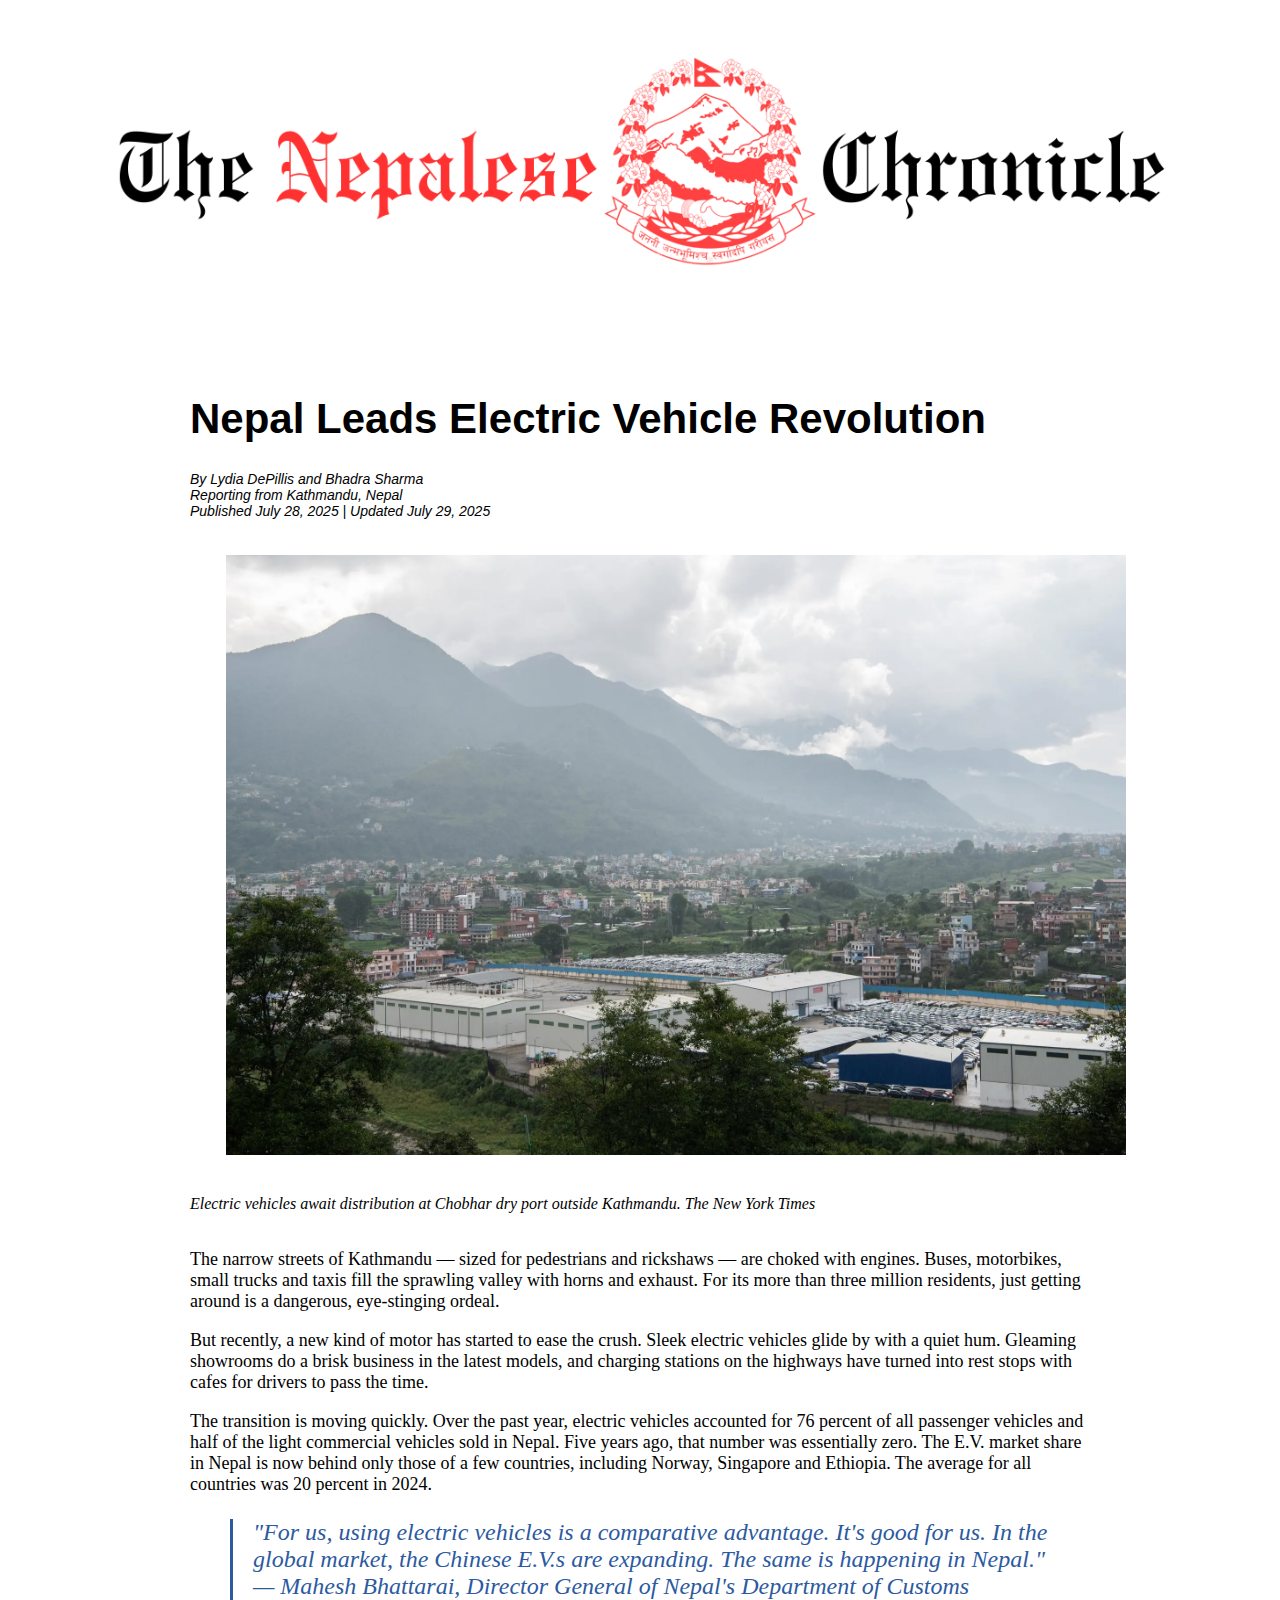
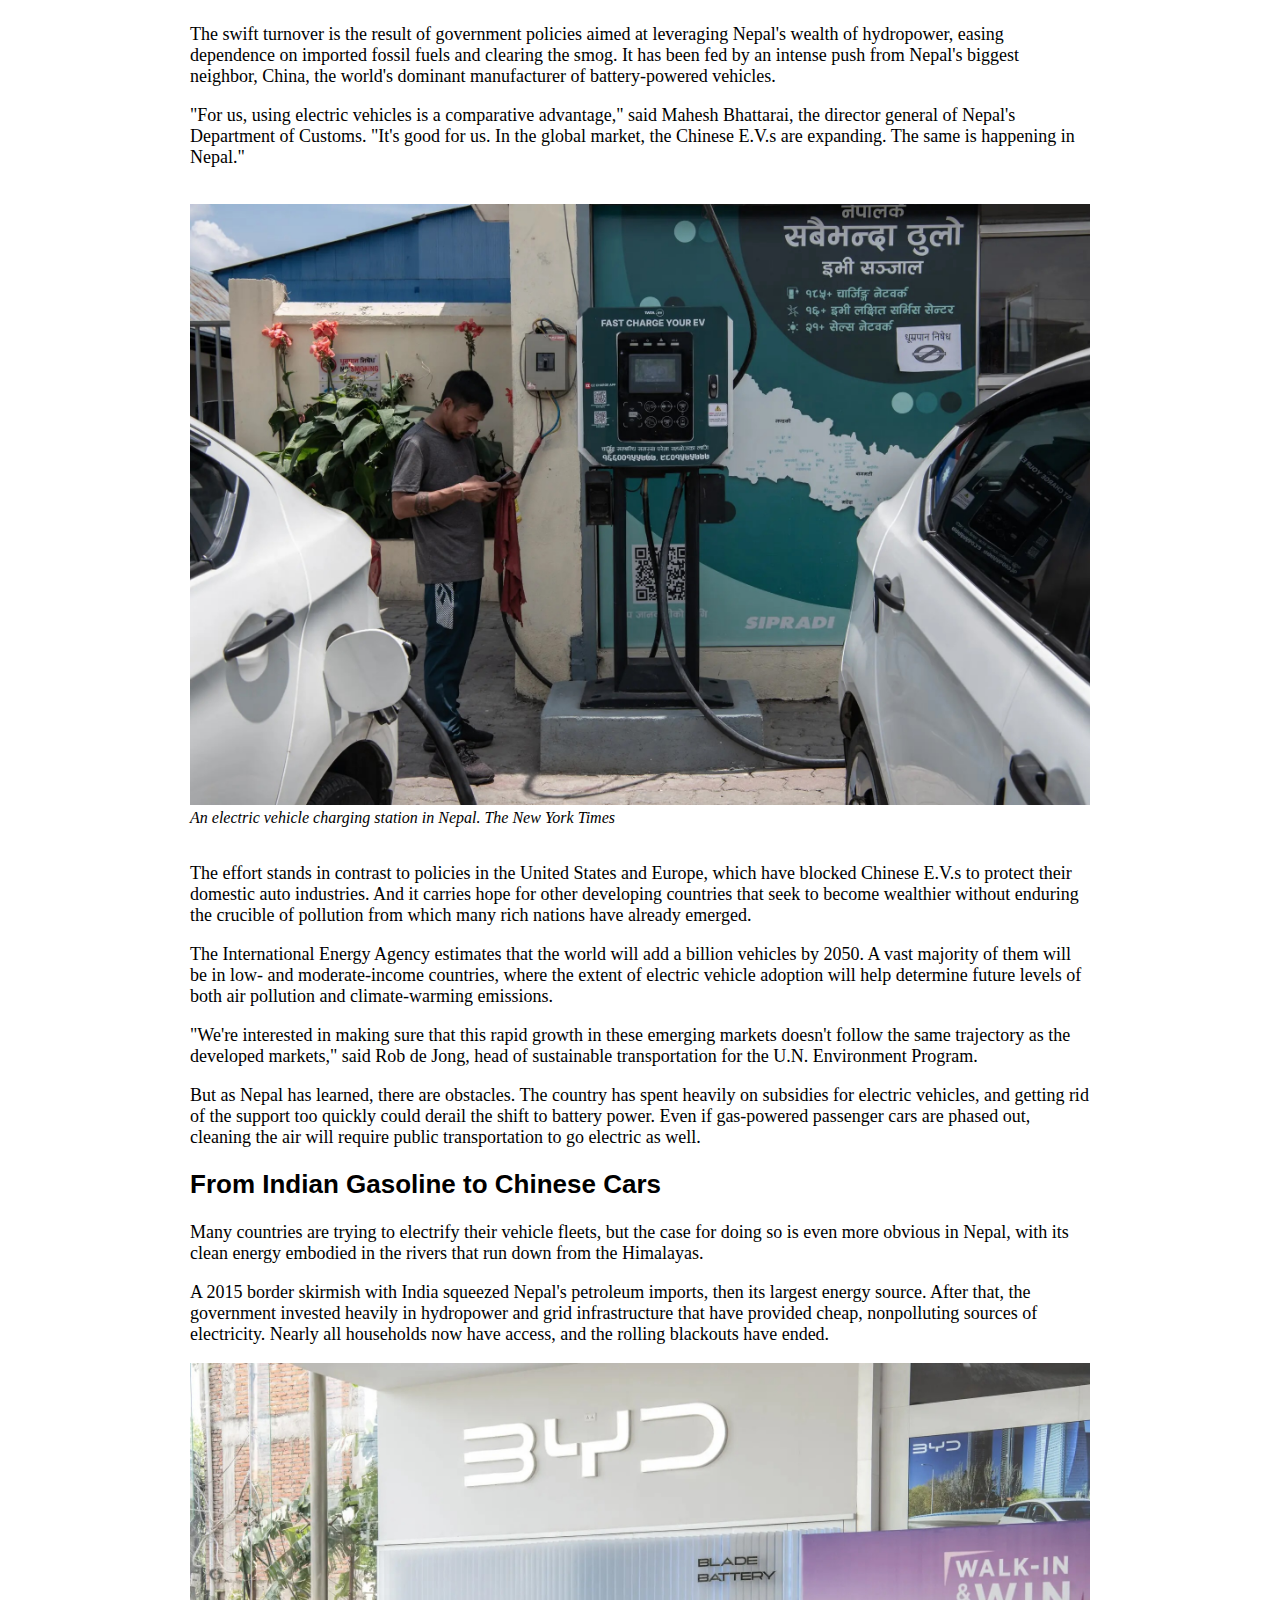
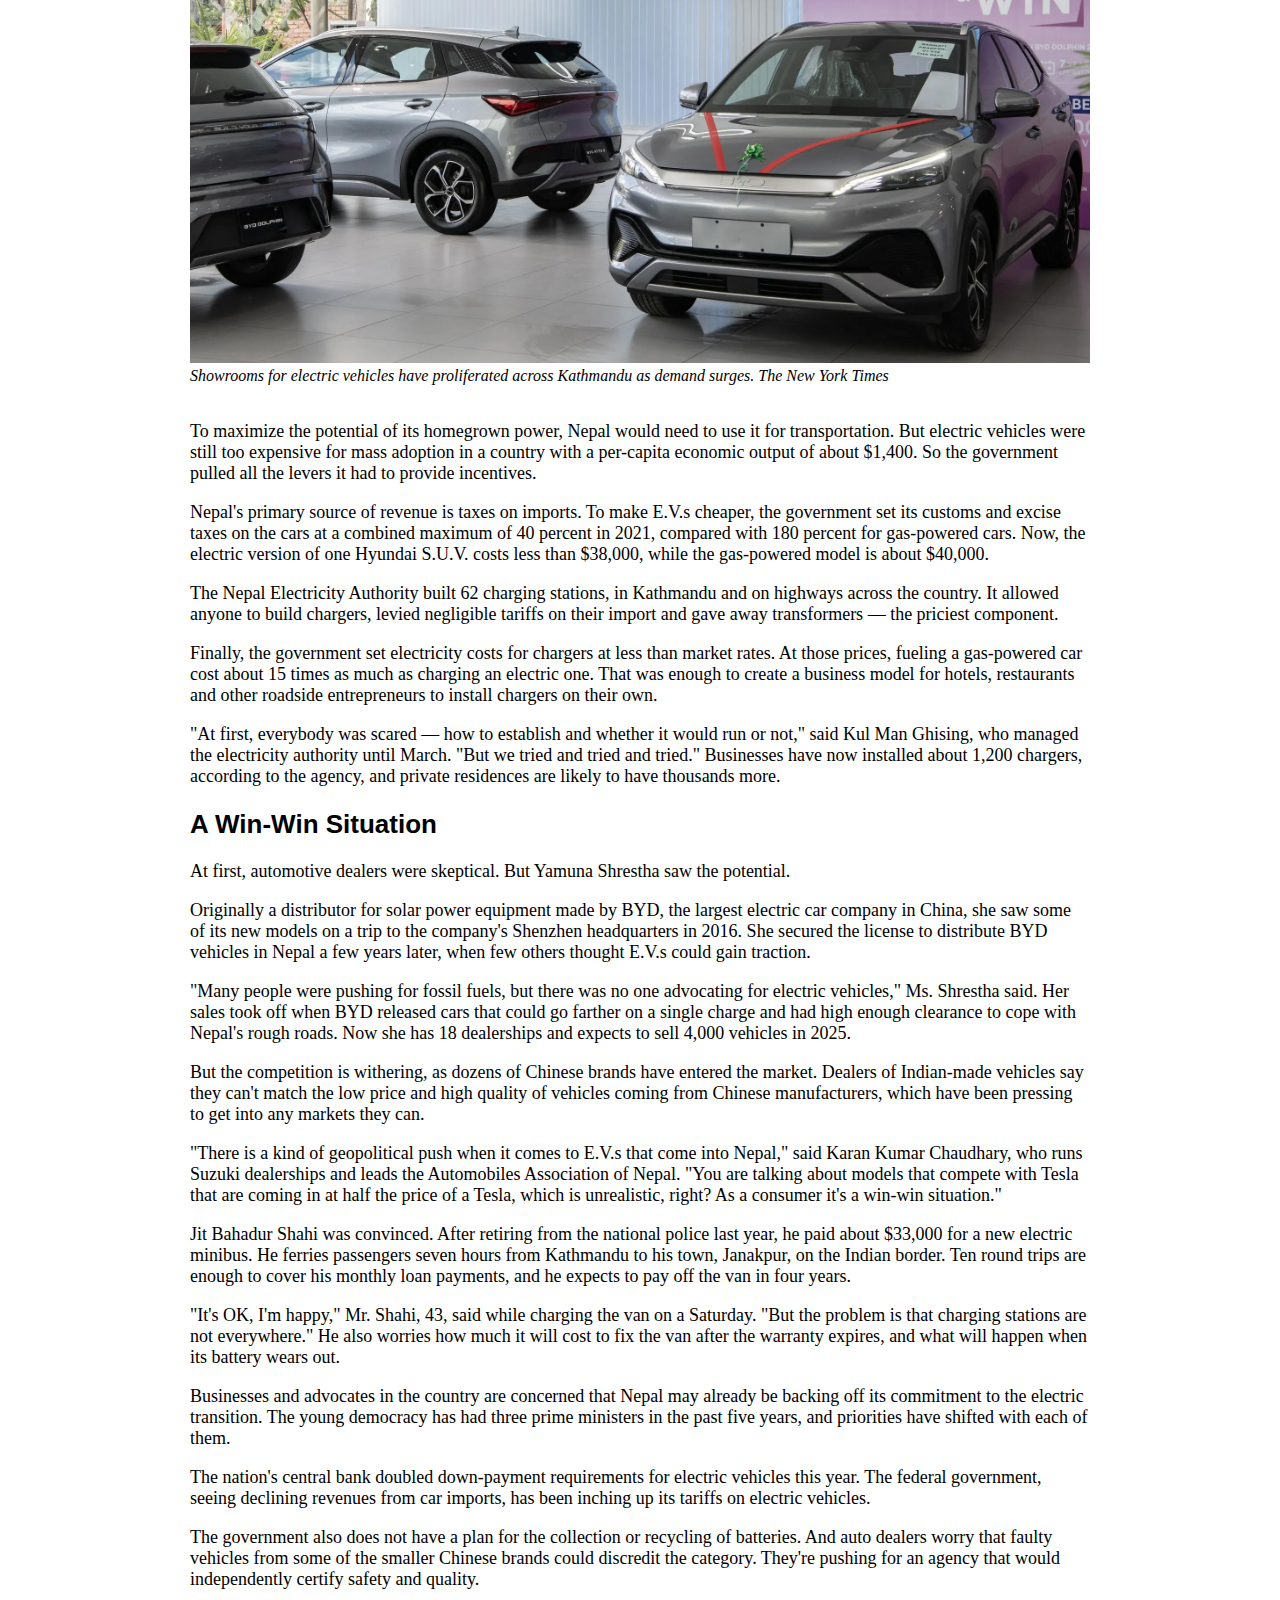
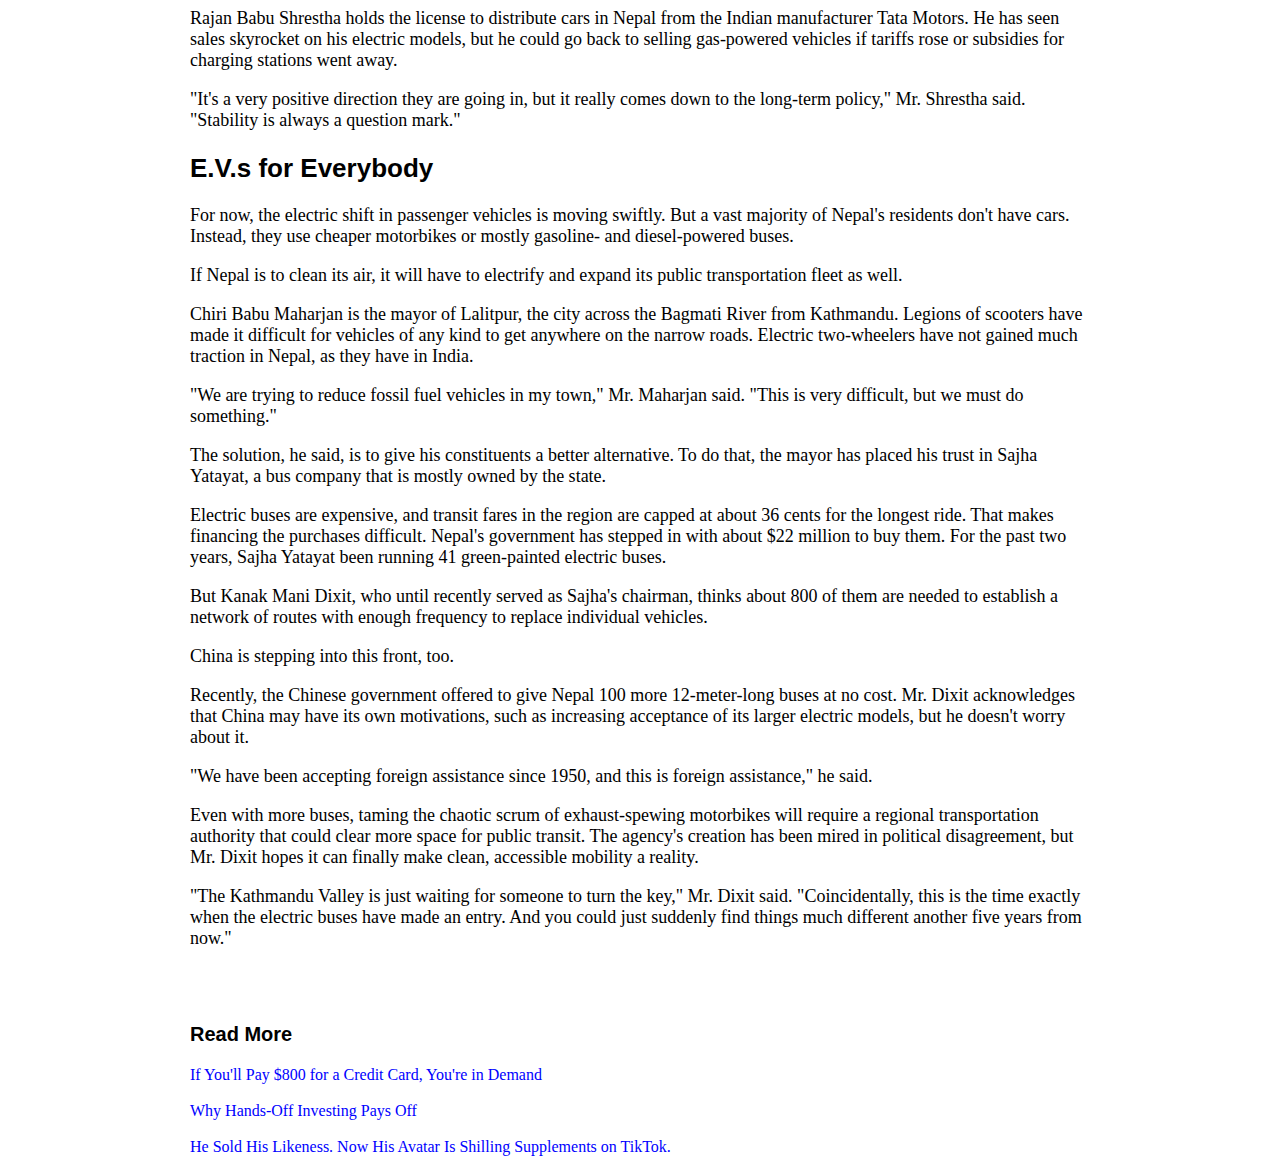
<file: Hossain Layout/index.html>
<!DOCTYPE html>
<html>
<head>
<title>Nepal Electric Cars Story</title>
<link rel="stylesheet" href="stylesheet.css">
</head>
<body>

<img src="images/masthead.png" alt="Nepalese Chronicle publication logo" width="100%">

<div id="content">

<h1>Nepal Leads Electric Vehicle Revolution</h1>

<div id="byline">
By Lydia DePillis and Bhadra Sharma<br>
Reporting from Kathmandu, Nepal<br>
Published July 28, 2025 | Updated July 29, 2025
</div>

<img src="images/image2.jpeg" alt="Electric vehicles await distribution at Chobhar dry port outside Kathmandu. The New York Times" width="100%"  style="padding: 36px"> <br>
<i>Electric vehicles await distribution at Chobhar dry port outside Kathmandu. The New York Times</i>
<br><br>


<p>The narrow streets of Kathmandu — sized for pedestrians and rickshaws — are choked with engines. Buses, motorbikes, small trucks and taxis fill the sprawling valley with horns and exhaust. For its more than three million residents, just getting around is a dangerous, eye-stinging ordeal.</p>

<p>But recently, a new kind of motor has started to ease the crush. Sleek electric vehicles glide by with a quiet hum. Gleaming showrooms do a brisk business in the latest models, and charging stations on the highways have turned into rest stops with cafes for drivers to pass the time.</p>

<p>The transition is moving quickly. Over the past year, electric vehicles accounted for 76 percent of all passenger vehicles and half of the light commercial vehicles sold in Nepal. Five years ago, that number was essentially zero. The E.V. market share in Nepal is now behind only those of a few countries, including Norway, Singapore and Ethiopia. The average for all countries was 20 percent in 2024.</p>

<blockquote>
"For us, using electric vehicles is a comparative advantage. It's good for us. In the global market, the Chinese E.V.s are expanding. The same is happening in Nepal."
<br>— Mahesh Bhattarai, Director General of Nepal's Department of Customs
</blockquote>


<p>The swift turnover is the result of government policies aimed at leveraging Nepal's wealth of hydropower, easing dependence on imported fossil fuels and clearing the smog. It has been fed by an intense push from Nepal's biggest neighbor, China, the world's dominant manufacturer of battery-powered vehicles.</p>

<p>"For us, using electric vehicles is a comparative advantage," said Mahesh Bhattarai, the director general of Nepal's Department of Customs. "It's good for us. In the global market, the Chinese E.V.s are expanding. The same is happening in Nepal."</p>

<br>
<img src="images/image10.jpeg" alt="An electric vehicle charging station in Nepal. The New York Times" width="100%">
<br><i>An electric vehicle charging station in Nepal. The New York Times</i>
<br><br>

<p>The effort stands in contrast to policies in the United States and Europe, which have blocked Chinese E.V.s to protect their domestic auto industries. And it carries hope for other developing countries that seek to become wealthier without enduring the crucible of pollution from which many rich nations have already emerged.</p>


<p>The International Energy Agency estimates that the world will add a billion vehicles by 2050. A vast majority of them will be in low- and moderate-income countries, where the extent of electric vehicle adoption will help determine future levels of both air pollution and climate-warming emissions.</p>

<p>"We're interested in making sure that this rapid growth in these emerging markets doesn't follow the same trajectory as the developed markets," said Rob de Jong, head of sustainable transportation for the U.N. Environment Program.</p>

<p>But as Nepal has learned, there are obstacles. The country has spent heavily on subsidies for electric vehicles, and getting rid of the support too quickly could derail the shift to battery power. Even if gas-powered passenger cars are phased out, cleaning the air will require public transportation to go electric as well.</p>


<h2>From Indian Gasoline to Chinese Cars</h2>

<p>Many countries are trying to electrify their vehicle fleets, but the case for doing so is even more obvious in Nepal, with its clean energy embodied in the rivers that run down from the Himalayas.</p>

<p>A 2015 border skirmish with India squeezed Nepal's petroleum imports, then its largest energy source. After that, the government invested heavily in hydropower and grid infrastructure that have provided cheap, nonpolluting sources of electricity. Nearly all households now have access, and the rolling blackouts have ended.</p>

<img src="images/image4.jpeg" alt="Showrooms for electric vehicles have proliferated across Kathmandu as demand surges. The New York Times" width="100%"><br>
<i>Showrooms for electric vehicles have proliferated across Kathmandu as demand surges. The New York Times</i>
<br><br>

        <p>To maximize the potential of its homegrown power, Nepal would need to use it for transportation. But electric vehicles were still too expensive for mass adoption in a country with a per-capita economic output of about $1,400. So the government pulled all the levers it had to provide incentives.</p>

        <p>Nepal's primary source of revenue is taxes on imports. To make E.V.s cheaper, the government set its customs and excise taxes on the cars at a combined maximum of 40 percent in 2021, compared with 180 percent for gas-powered cars. Now, the electric version of one Hyundai S.U.V. costs less than $38,000, while the gas-powered model is about $40,000.</p>

        <p>The Nepal Electricity Authority built 62 charging stations, in Kathmandu and on highways across the country. It allowed anyone to build chargers, levied negligible tariffs on their import and gave away transformers — the priciest component.</p>

        <p>Finally, the government set electricity costs for chargers at less than market rates. At those prices, fueling a gas-powered car cost about 15 times as much as charging an electric one. That was enough to create a business model for hotels, restaurants and other roadside entrepreneurs to install chargers on their own.</p>

        <p>"At first, everybody was scared — how to establish and whether it would run or not," said Kul Man Ghising, who managed the electricity authority until March. "But we tried and tried and tried." Businesses have now installed about 1,200 chargers, according to the agency, and private residences are likely to have thousands more.</p>

        <h2>A Win-Win Situation</h2>

        <p>At first, automotive dealers were skeptical. But Yamuna Shrestha saw the potential.</p>

        <p>Originally a distributor for solar power equipment made by BYD, the largest electric car company in China, she saw some of its new models on a trip to the company's Shenzhen headquarters in 2016. She secured the license to distribute BYD vehicles in Nepal a few years later, when few others thought E.V.s could gain traction.</p>

        <p>"Many people were pushing for fossil fuels, but there was no one advocating for electric vehicles," Ms. Shrestha said. Her sales took off when BYD released cars that could go farther on a single charge and had high enough clearance to cope with Nepal's rough roads. Now she has 18 dealerships and expects to sell 4,000 vehicles in 2025.</p>

        <p>But the competition is withering, as dozens of Chinese brands have entered the market. Dealers of Indian-made vehicles say they can't match the low price and high quality of vehicles coming from Chinese manufacturers, which have been pressing to get into any markets they can.</p>

        <p>"There is a kind of geopolitical push when it comes to E.V.s that come into Nepal," said Karan Kumar Chaudhary, who runs Suzuki dealerships and leads the Automobiles Association of Nepal. "You are talking about models that compete with Tesla that are coming in at half the price of a Tesla, which is unrealistic, right? As a consumer it's a win-win situation."</p>

        <p>Jit Bahadur Shahi was convinced. After retiring from the national police last year, he paid about $33,000 for a new electric minibus. He ferries passengers seven hours from Kathmandu to his town, Janakpur, on the Indian border. Ten round trips are enough to cover his monthly loan payments, and he expects to pay off the van in four years.</p>

        <p>"It's OK, I'm happy," Mr. Shahi, 43, said while charging the van on a Saturday. "But the problem is that charging stations are not everywhere." He also worries how much it will cost to fix the van after the warranty expires, and what will happen when its battery wears out.</p>

        <p>Businesses and advocates in the country are concerned that Nepal may already be backing off its commitment to the electric transition. The young democracy has had three prime ministers in the past five years, and priorities have shifted with each of them.</p>

        <p>The nation's central bank doubled down-payment requirements for electric vehicles this year. The federal government, seeing declining revenues from car imports, has been inching up its tariffs on electric vehicles.</p>

        <p>The government also does not have a plan for the collection or recycling of batteries. And auto dealers worry that faulty vehicles from some of the smaller Chinese brands could discredit the category. They're pushing for an agency that would independently certify safety and quality.</p>

        <p>Rajan Babu Shrestha holds the license to distribute cars in Nepal from the Indian manufacturer Tata Motors. He has seen sales skyrocket on his electric models, but he could go back to selling gas-powered vehicles if tariffs rose or subsidies for charging stations went away.</p>

        <p>"It's a very positive direction they are going in, but it really comes down to the long-term policy," Mr. Shrestha said. "Stability is always a question mark."</p>

        <h2>E.V.s for Everybody</h2>

        <p>For now, the electric shift in passenger vehicles is moving swiftly. But a vast majority of Nepal's residents don't have cars. Instead, they use cheaper motorbikes or mostly gasoline- and diesel-powered buses.</p>

        <p>If Nepal is to clean its air, it will have to electrify and expand its public transportation fleet as well.</p>

        <p>Chiri Babu Maharjan is the mayor of Lalitpur, the city across the Bagmati River from Kathmandu. Legions of scooters have made it difficult for vehicles of any kind to get anywhere on the narrow roads. Electric two-wheelers have not gained much traction in Nepal, as they have in India.</p>

        <p>"We are trying to reduce fossil fuel vehicles in my town," Mr. Maharjan said. "This is very difficult, but we must do something."</p>

        <p>The solution, he said, is to give his constituents a better alternative. To do that, the mayor has placed his trust in Sajha Yatayat, a bus company that is mostly owned by the state.</p>

        <p>Electric buses are expensive, and transit fares in the region are capped at about 36 cents for the longest ride. That makes financing the purchases difficult. Nepal's government has stepped in with about $22 million to buy them. For the past two years, Sajha Yatayat been running 41 green-painted electric buses.</p>

        <p>But Kanak Mani Dixit, who until recently served as Sajha's chairman, thinks about 800 of them are needed to establish a network of routes with enough frequency to replace individual vehicles.</p>

        <p>China is stepping into this front, too.</p>

        <p>Recently, the Chinese government offered to give Nepal 100 more 12-meter-long buses at no cost. Mr. Dixit acknowledges that China may have its own motivations, such as increasing acceptance of its larger electric models, but he doesn't worry about it.</p>

        <p>"We have been accepting foreign assistance since 1950, and this is foreign assistance," he said.</p>

        <p>Even with more buses, taming the chaotic scrum of exhaust-spewing motorbikes will require a regional transportation authority that could clear more space for public transit. The agency's creation has been mired in political disagreement, but Mr. Dixit hopes it can finally make clean, accessible mobility a reality.</p>


<p>"The Kathmandu Valley is just waiting for someone to turn the key," Mr. Dixit said. "Coincidentally, this is the time exactly when the electric buses have made an entry. And you could just suddenly find things much different another five years from now."</p>

<br><br>
<h3>Read More</h3>
<a href="https://www.nytimes.com/2024/11/30/business/credit-cards-annual-fee.html">If You'll Pay $800 for a Credit Card, You're in Demand</a><br><br>
<a href="https://www.nytimes.com/2024/11/30/business/index-funds-investing.html">Why Hands-Off Investing Pays Off</a><br><br>
<a href="https://www.nytimes.com/2024/11/28/business/ai-avatar-likeness-tiktok.html">He Sold His Likeness. Now His Avatar Is Shilling Supplements on TikTok.</a>

</div>
</body>
</html>
</file>
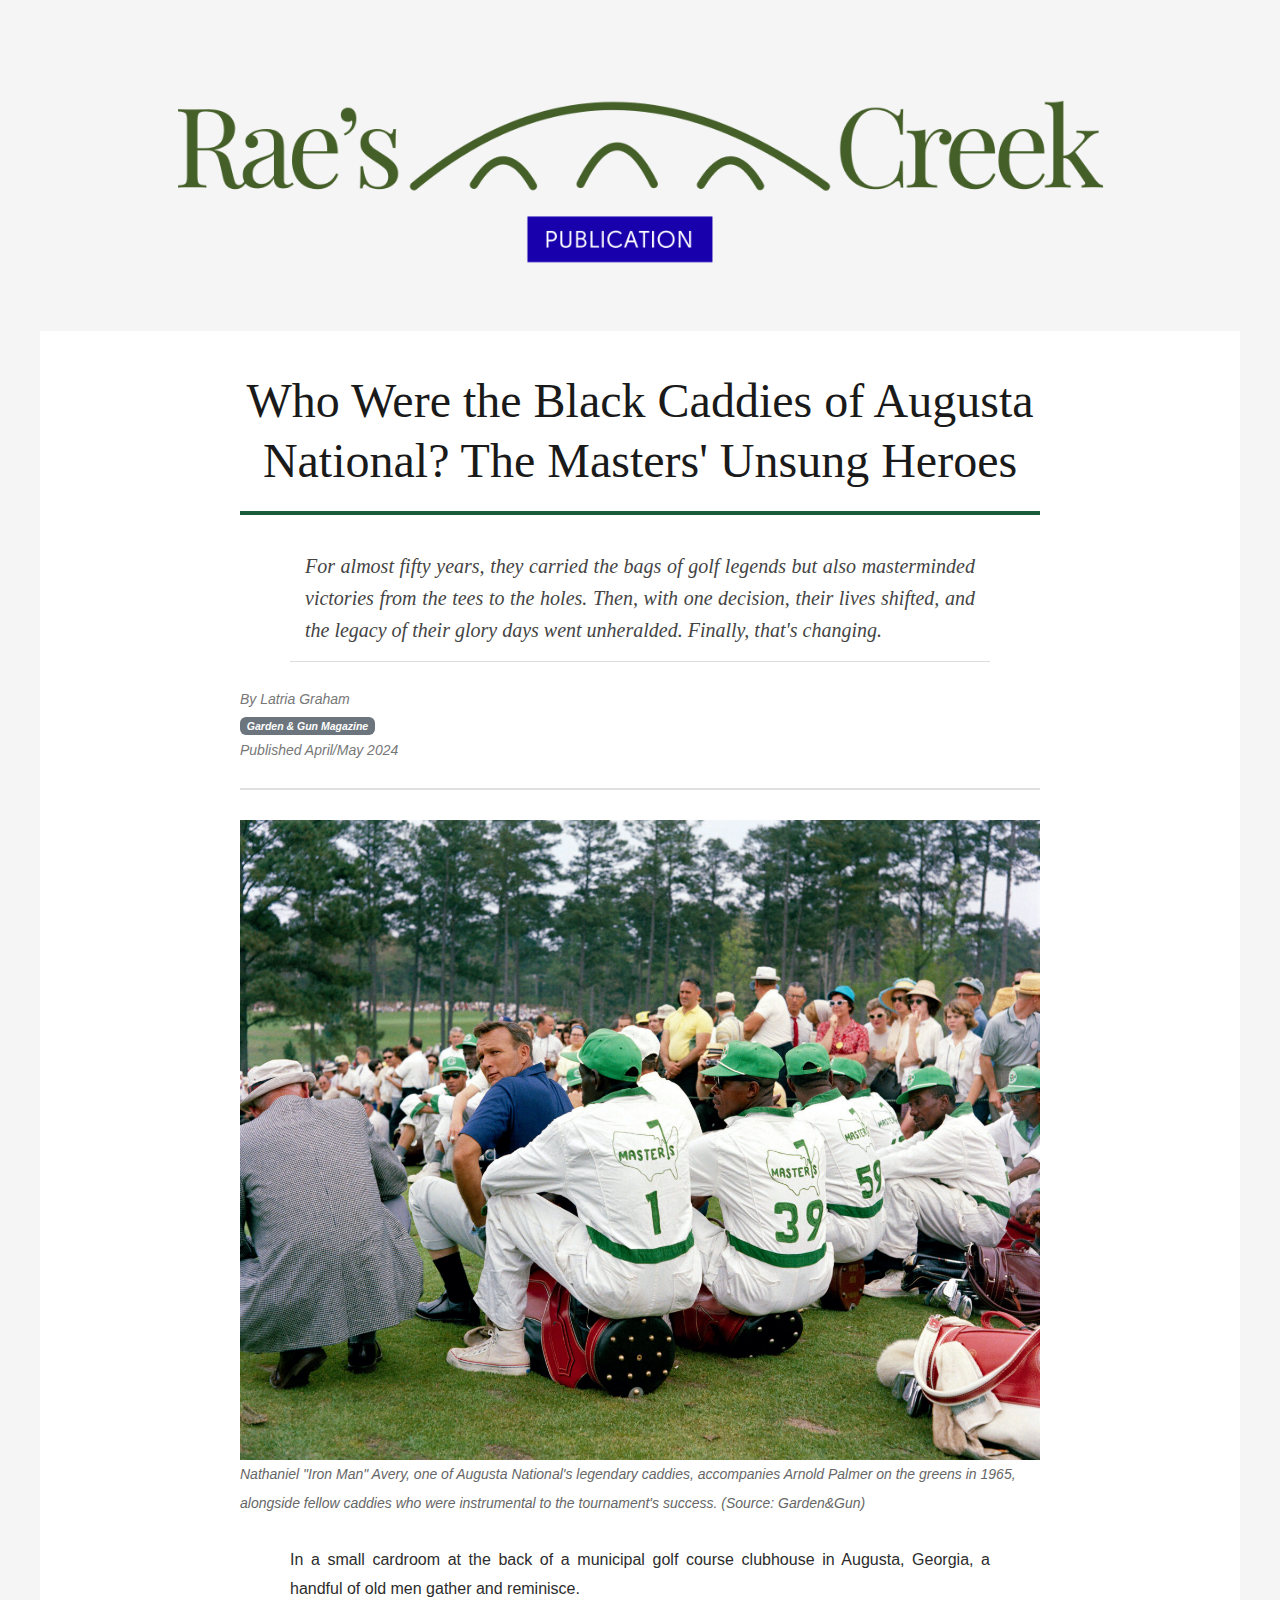
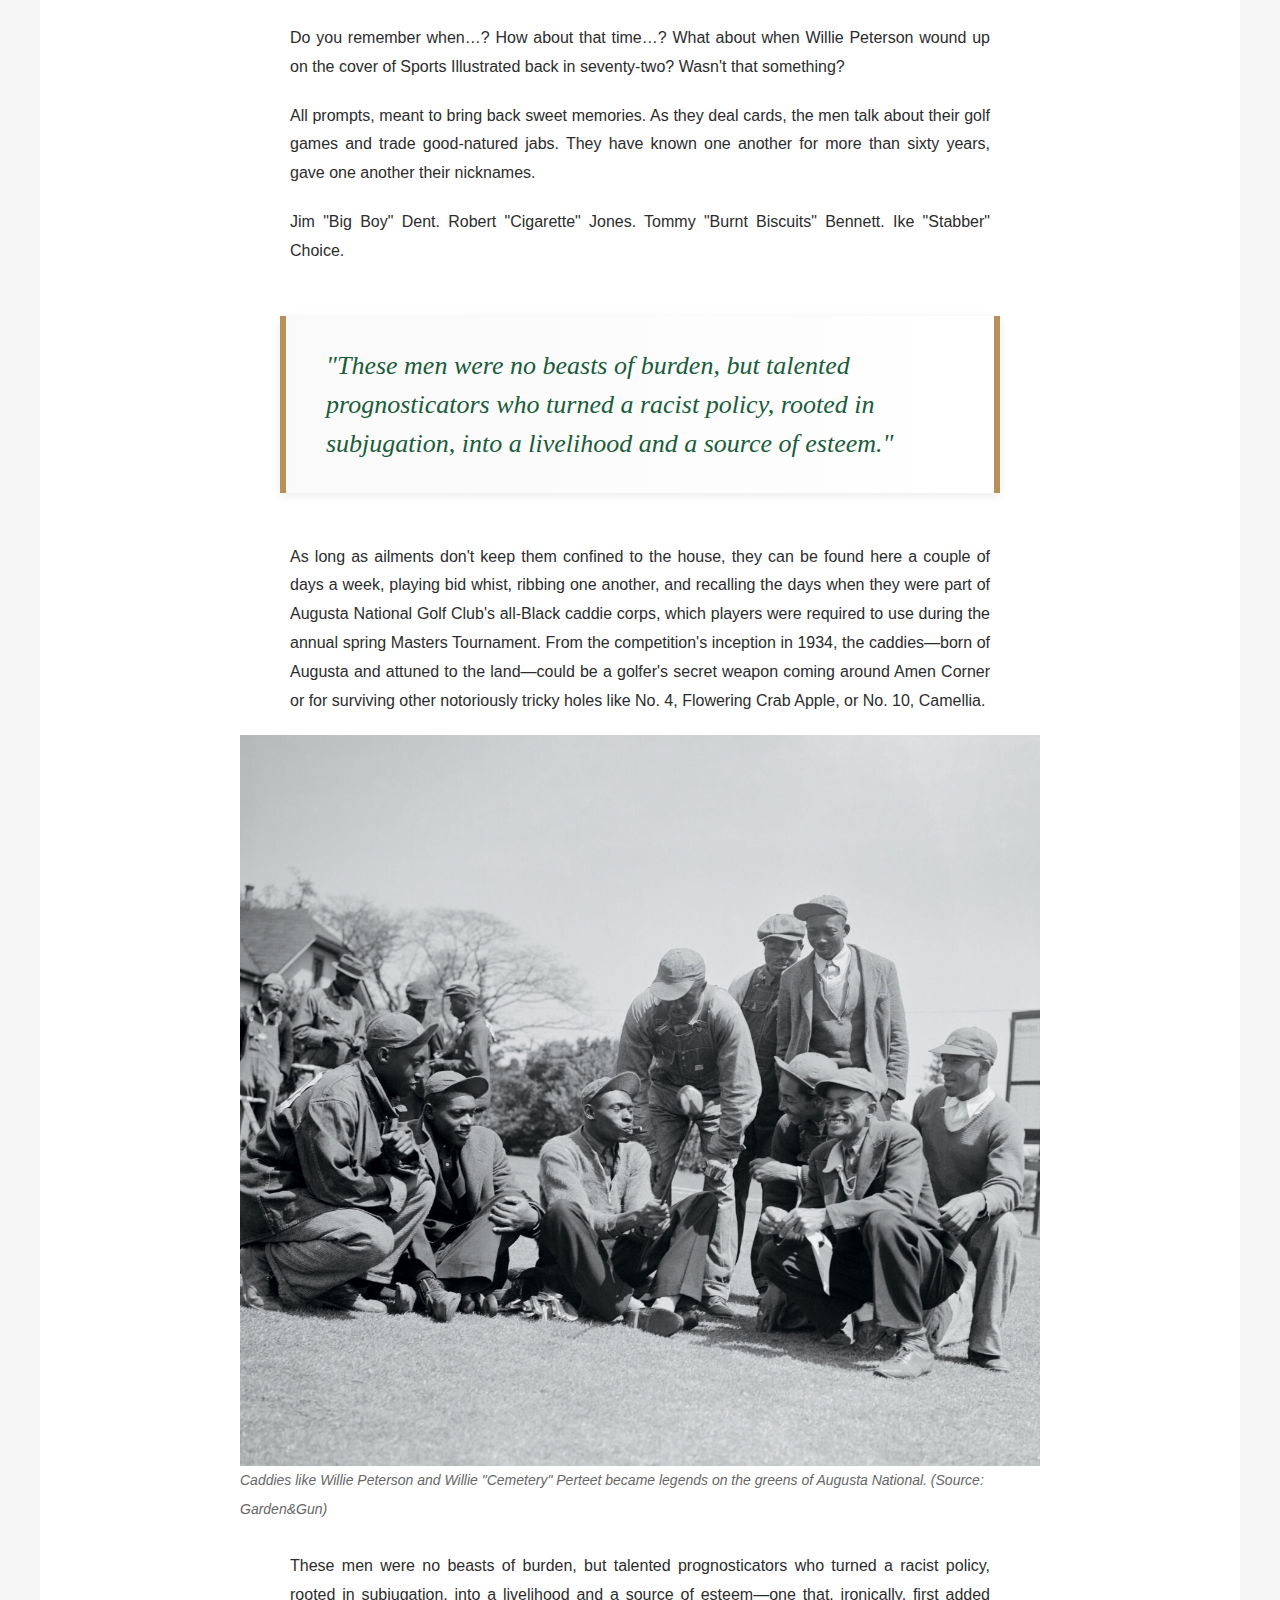
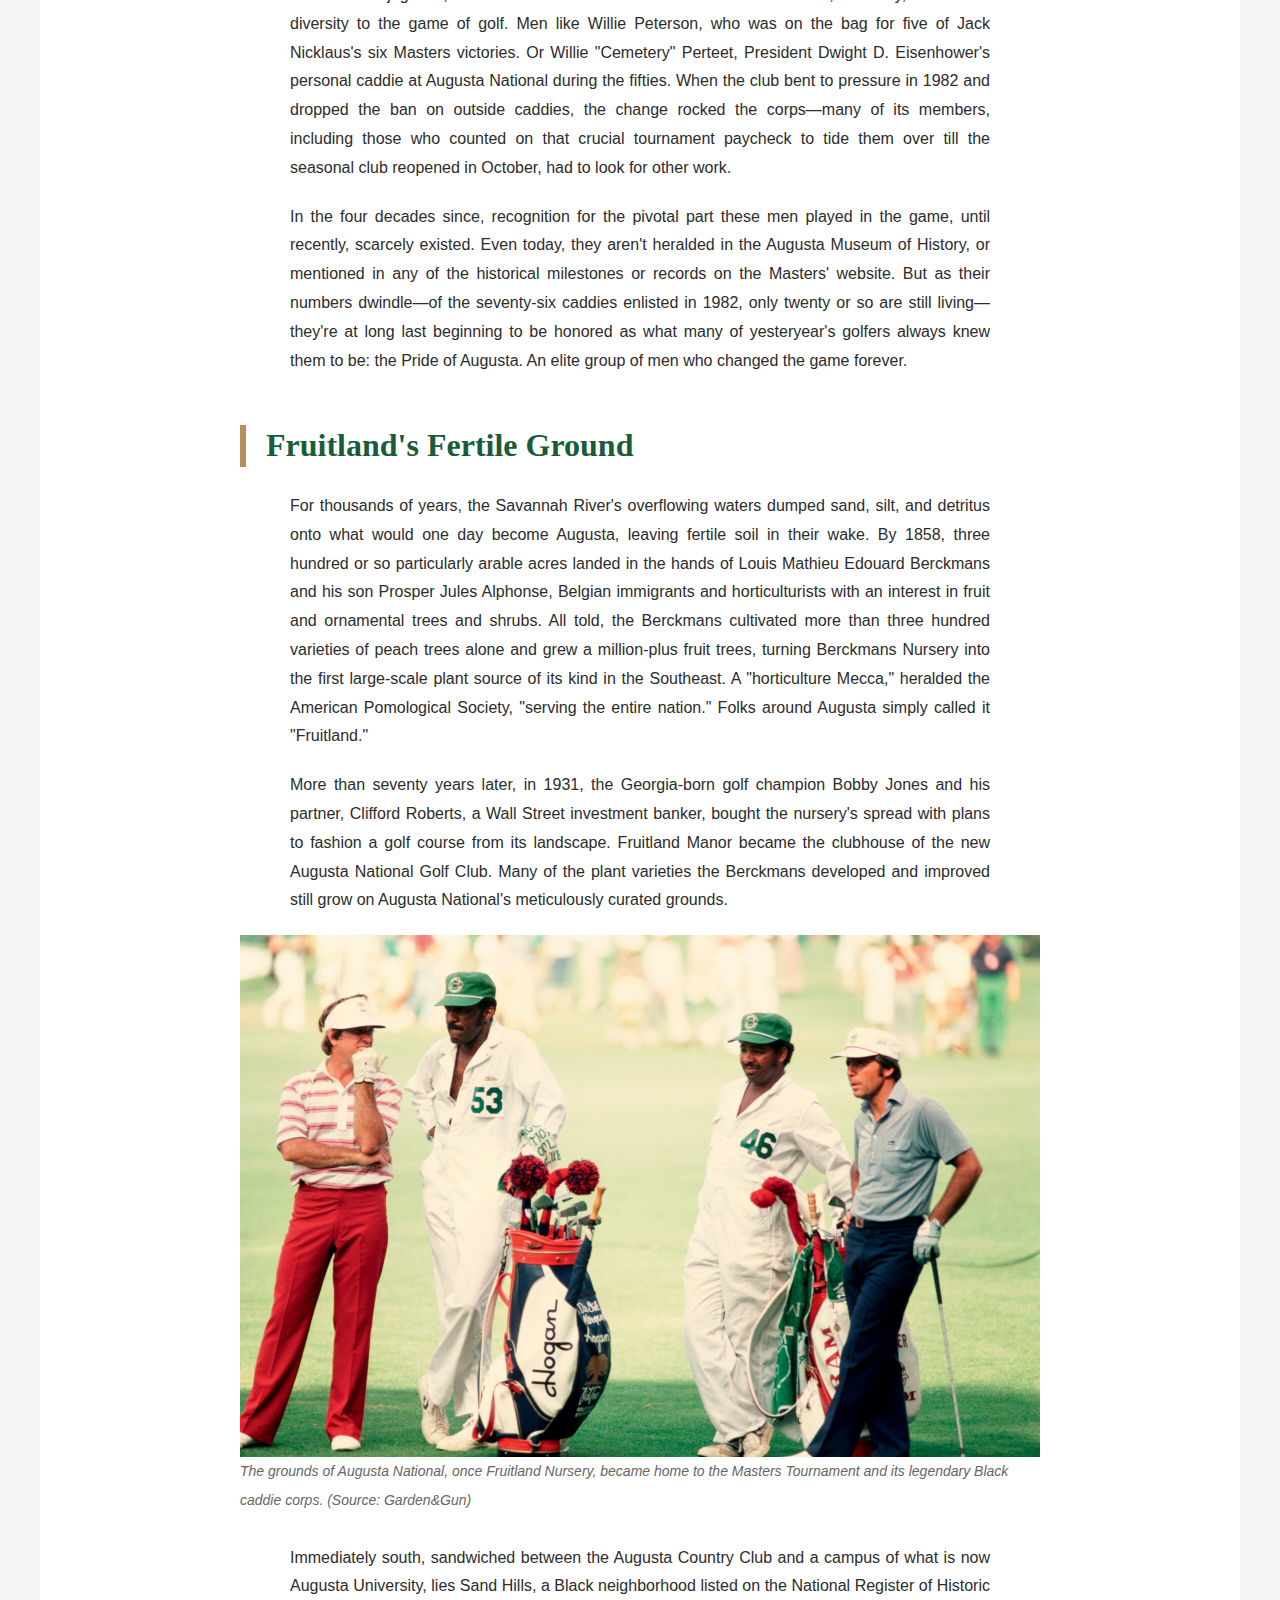
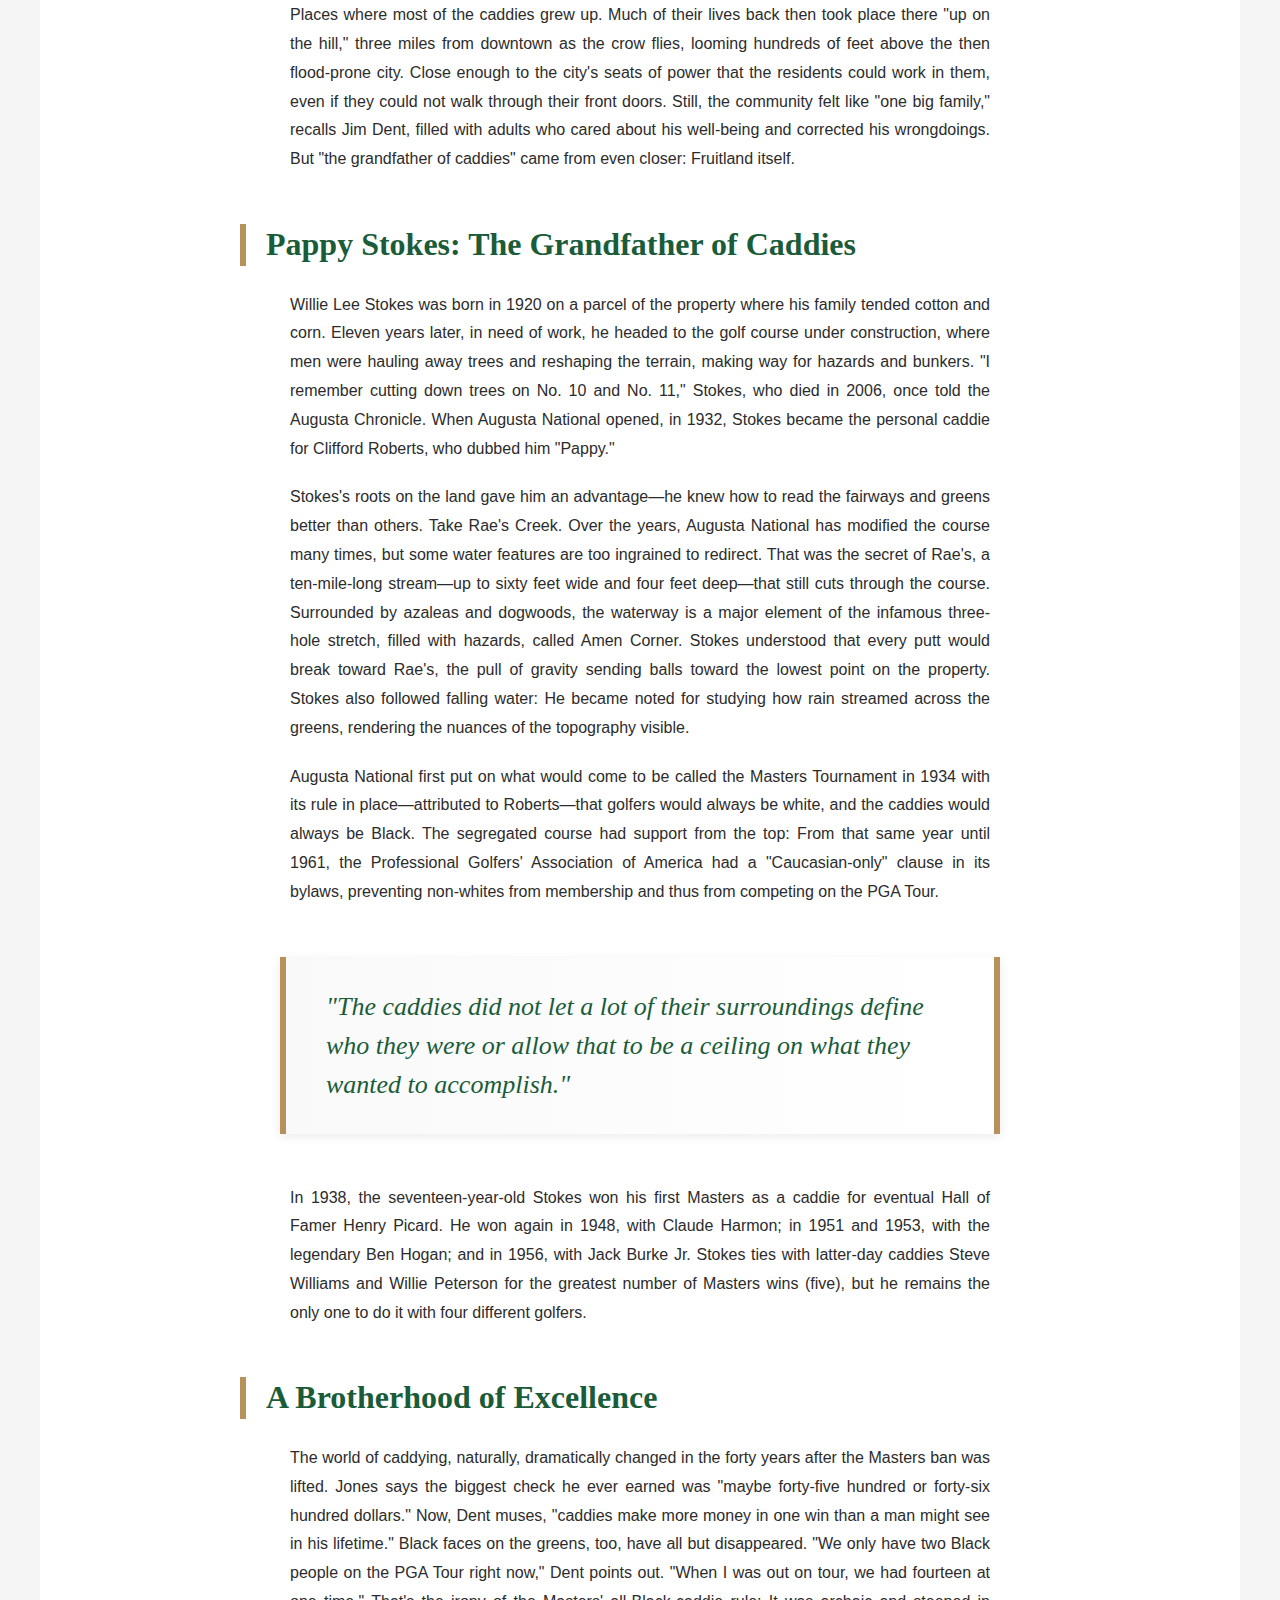
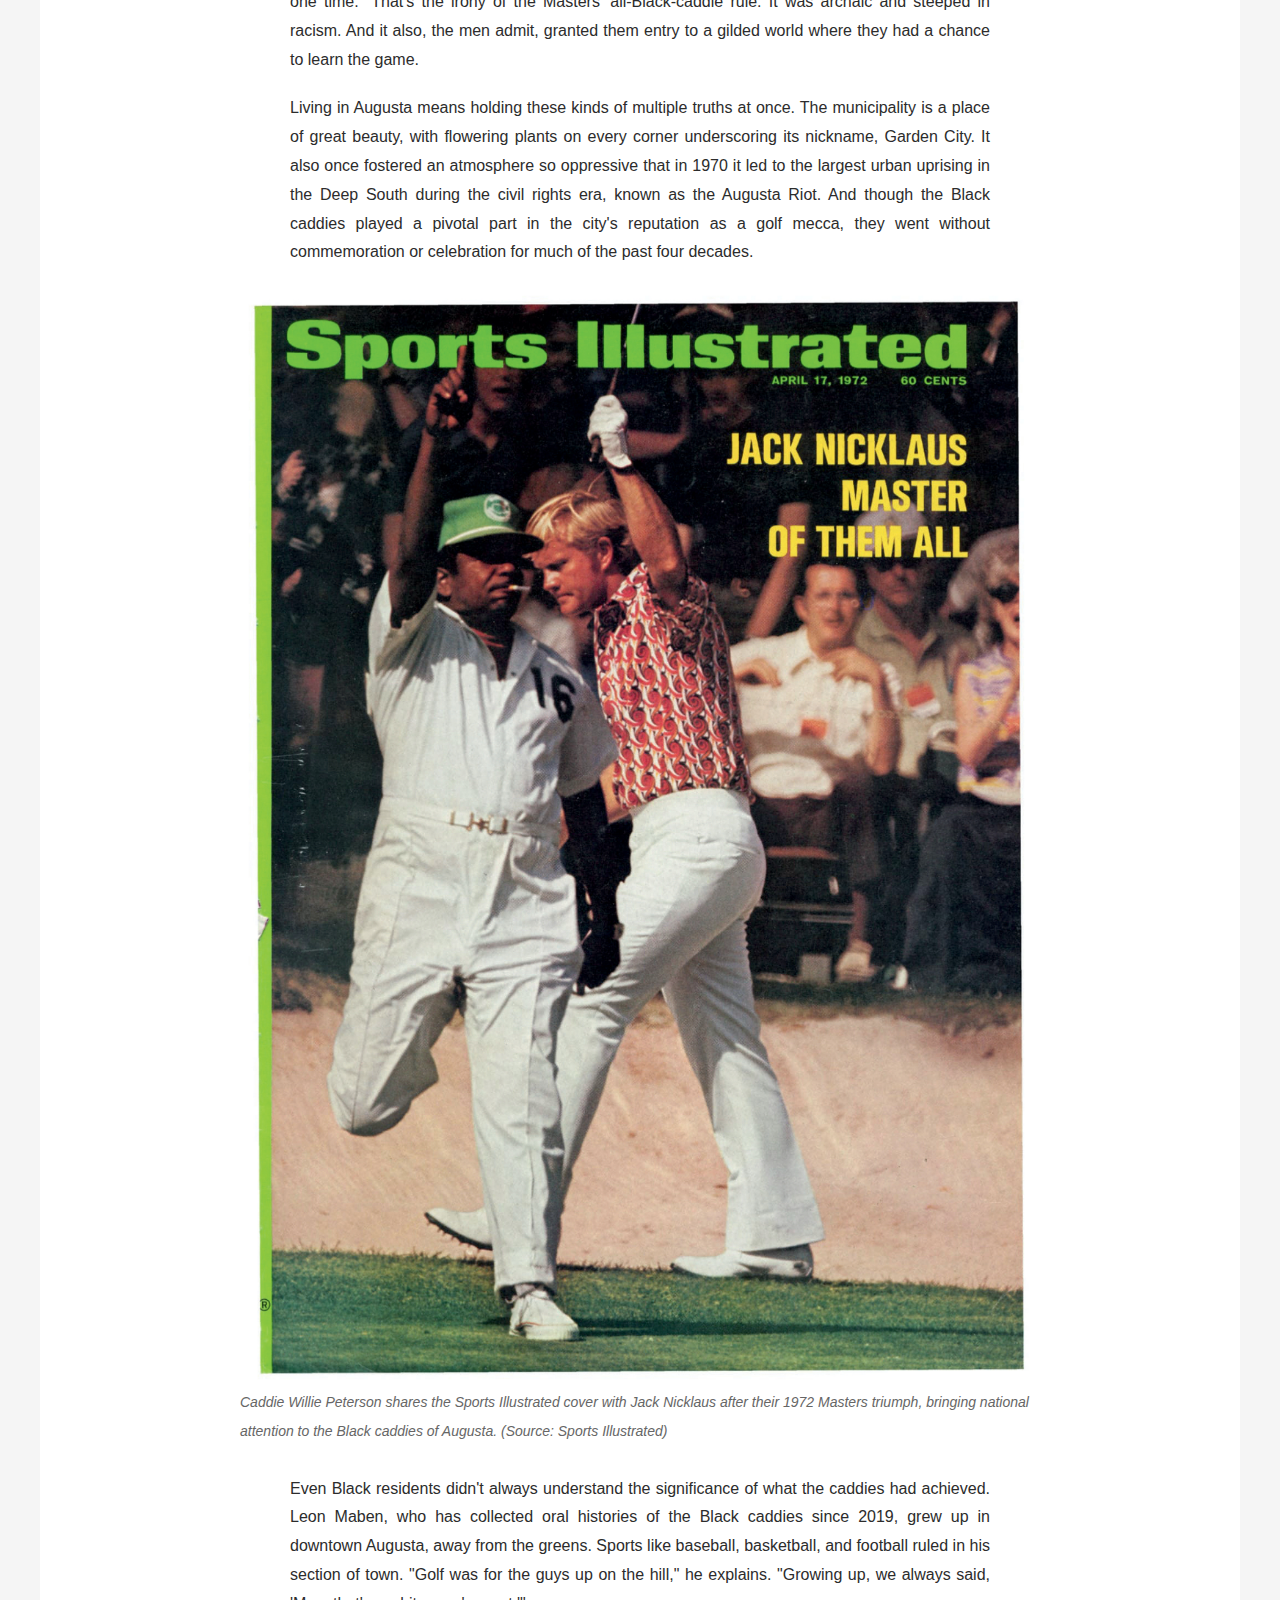
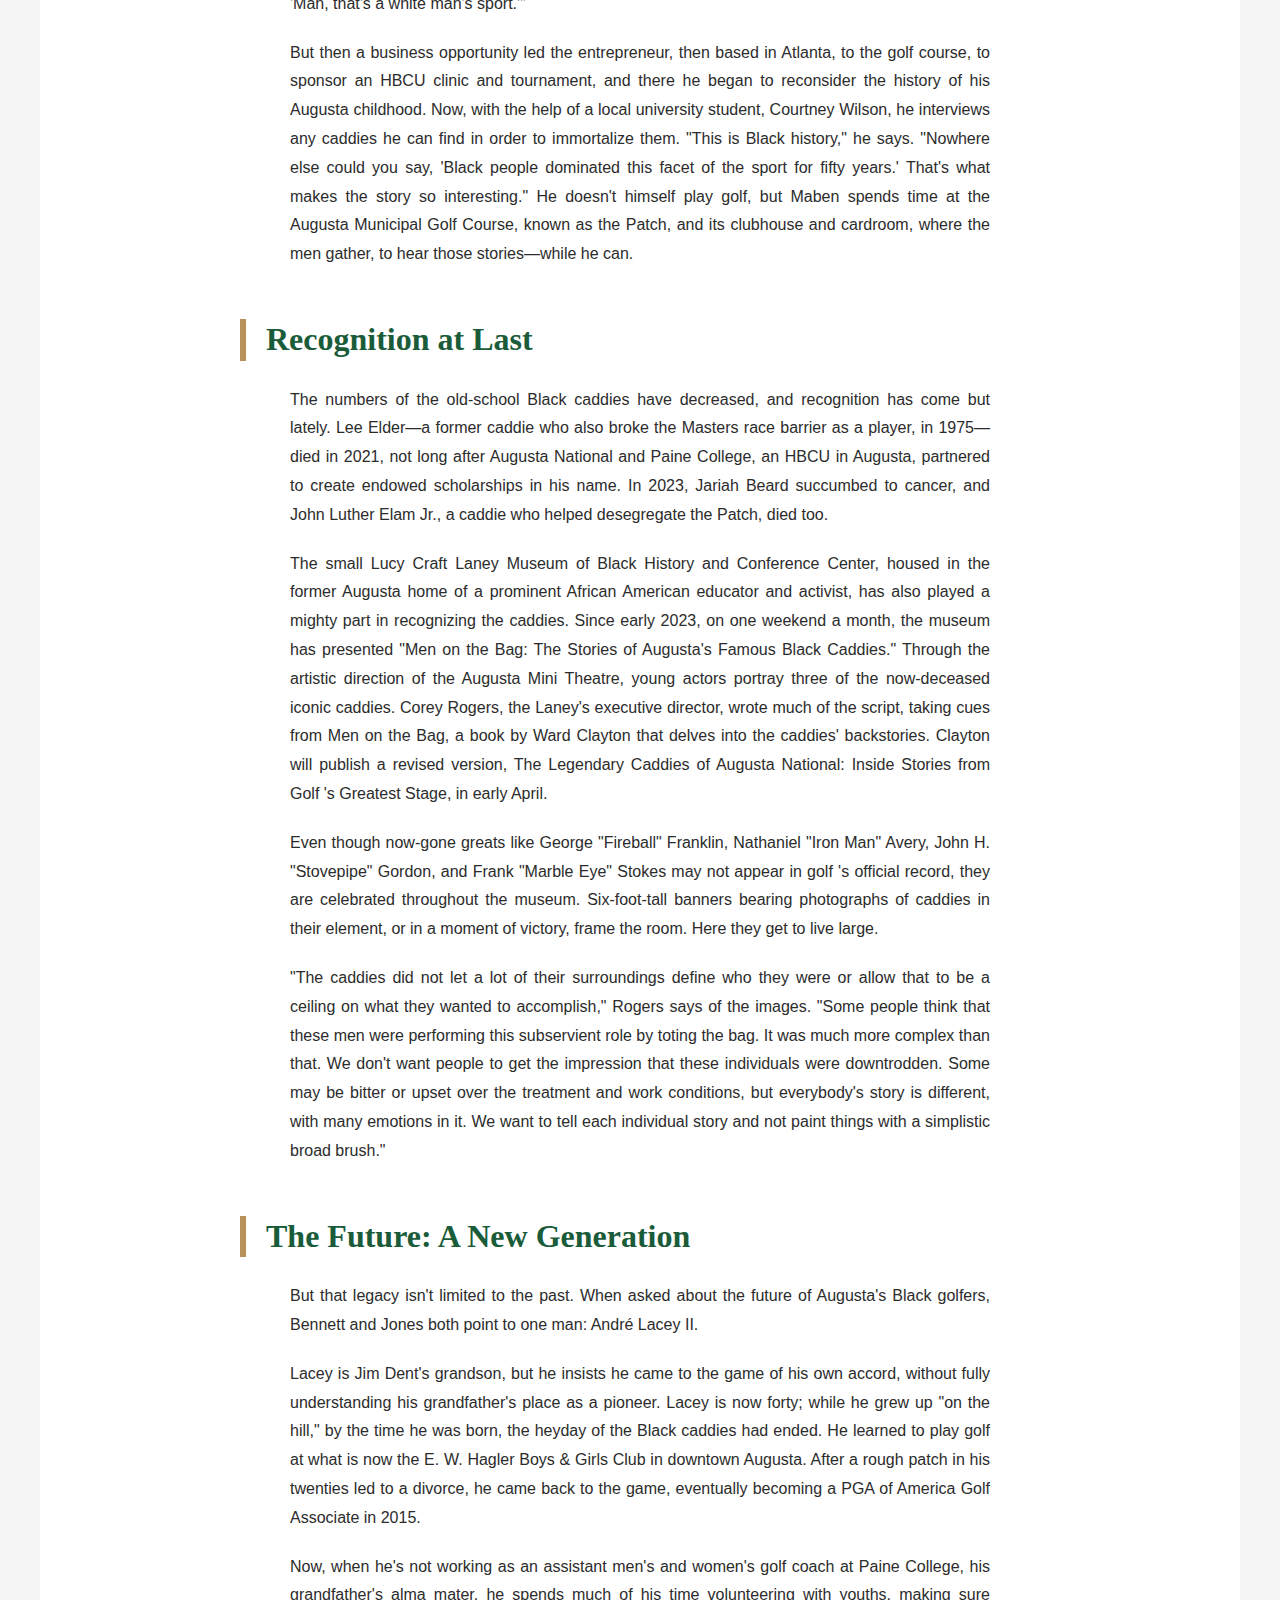
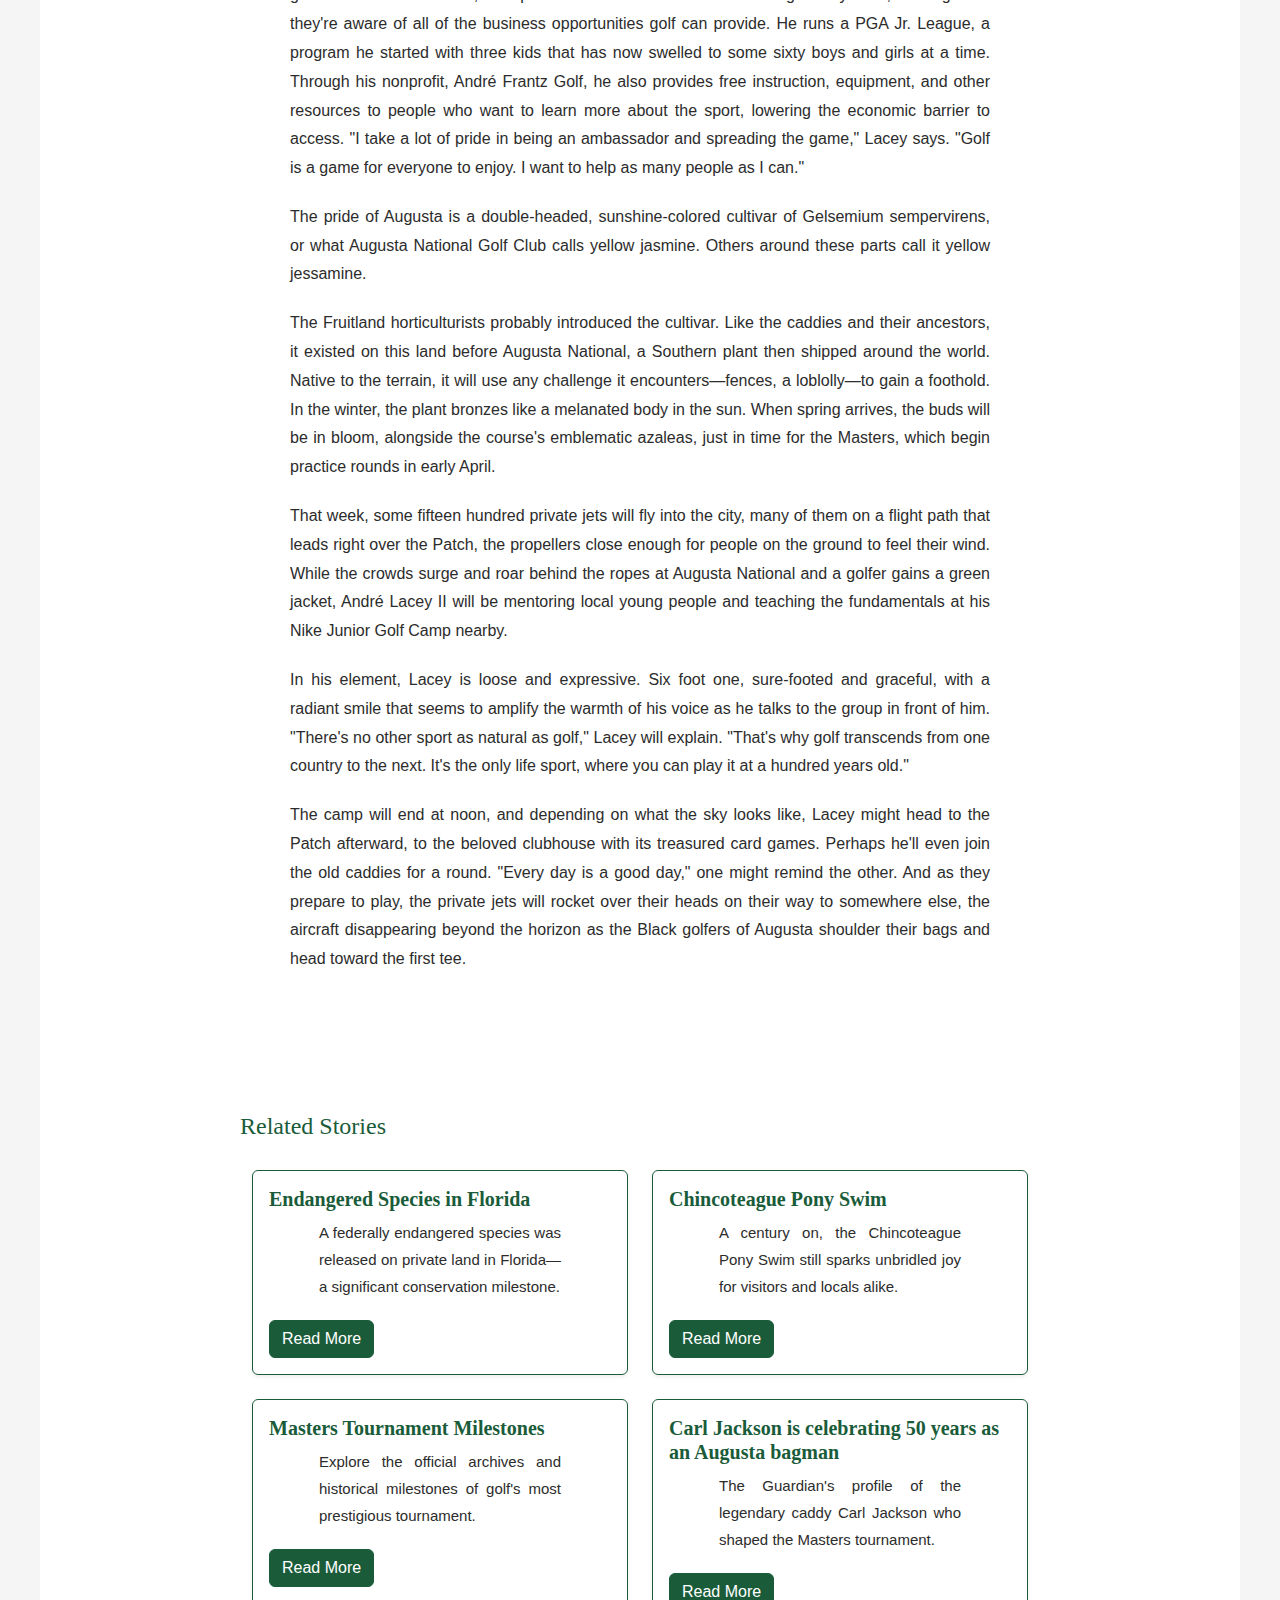
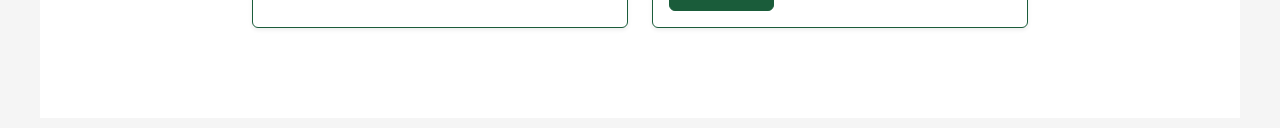
<file: Midterm Pt 2/index.html>
<!DOCTYPE html>
<html lang="en">
<head>
    <meta charset="UTF-8">
    <meta name="viewport" content="width=device-width, initial-scale=1.0">
    <title>The Black Caddies of Augusta National - A Legacy Story</title>
    


<!-- Google Font: Playfair Display - MUST come BEFORE your stylesheet -->
    <link rel="preconnect" href="https://fonts.googleapis.com">
    <link rel="preconnect" href="https://fonts.gstatic.com" crossorigin>
    <link href="https://fonts.googleapis.com/css2?family=Playfair+Display:wght@400;700&display=swap" rel="stylesheet">    

    <!-- Bootstrap CSS -->
    <link href="https://cdn.jsdelivr.net/npm/bootstrap@5.3.0/dist/css/bootstrap.min.css" rel="stylesheet">

    
    <link rel="stylesheet" href="stylesheet.css">
    <link rel="stylesheet" href="stylesheet.css">
</head>
<body>
   <img id="banner" src="Images/Masthead Midterm.png" alt="Rae'Creek publication logo">

    <div id="content">

<h1>Who Were the Black Caddies of Augusta National? The Masters' Unsung Heroes</h1>


<p class="deck">For almost fifty years, they carried the bags of golf legends but also masterminded victories from the tees to the holes. Then, with one decision, their lives shifted, and the legacy of their glory days went unheralded. Finally, that's changing.</p>

<div id="byline">
    By Latria Graham<br>
    <span class="badge bg-secondary">Garden & Gun Magazine</span><br>
    Published April/May 2024
</div>


<!-- Hero image - Large opening photo of Black caddies at Augusta National-->

<img src="Images/image3.jpg" alt="Black caddies at Augusta National Golf Club" width="100%"><br>
<i>Nathaniel "Iron Man" Avery, one of Augusta National's legendary caddies, accompanies Arnold Palmer on the greens in 1965, alongside fellow caddies who were instrumental to the tournament's success. (Source: Garden&Gun)</i>
<br><br>


<p>In a small cardroom at the back of a municipal golf course clubhouse in Augusta, Georgia, a handful of old men gather and reminisce.</p>

<p>Do you remember when…? How about that time…? What about when Willie Peterson wound up on the cover of Sports Illustrated back in seventy-two? Wasn't that something?</p>

<p>All prompts, meant to bring back sweet memories. As they deal cards, the men talk about their golf games and trade good-natured jabs. They have known one another for more than sixty years, gave one another their nicknames.</p>

<p>Jim "Big Boy" Dent. Robert "Cigarette" Jones. Tommy "Burnt Biscuits" Bennett. Ike "Stabber" Choice.</p>

<blockquote>
"These men were no beasts of burden, but talented prognosticators who turned a racist policy, rooted in subjugation, into a livelihood and a source of esteem."
</blockquote>

<p>As long as ailments don't keep them confined to the house, they can be found here a couple of days a week, playing bid whist, ribbing one another, and recalling the days when they were part of Augusta National Golf Club's all-Black caddie corps, which players were required to use during the annual spring Masters Tournament. From the competition's inception in 1934, the caddies—born of Augusta and attuned to the land—could be a golfer's secret weapon coming around Amen Corner or for surviving other notoriously tricky holes like No. 4, Flowering Crab Apple, or No. 10, Camellia.</p>

<img src="Images/image1.jpg" alt="Historic photo of caddies at Augusta National" width="100%"><br>
<i>Caddies like Willie Peterson and Willie "Cemetery" Perteet became legends on the greens of Augusta National. (Source: Garden&Gun)</i>
<br><br>

<p>These men were no beasts of burden, but talented prognosticators who turned a racist policy, rooted in subjugation, into a livelihood and a source of esteem—one that, ironically, first added diversity to the game of golf. Men like Willie Peterson, who was on the bag for five of Jack Nicklaus's six Masters victories. Or Willie "Cemetery" Perteet, President Dwight D. Eisenhower's personal caddie at Augusta National during the fifties. When the club bent to pressure in 1982 and dropped the ban on outside caddies, the change rocked the corps—many of its members, including those who counted on that crucial tournament paycheck to tide them over till the seasonal club reopened in October, had to look for other work.</p>


<p>In the four decades since, recognition for the pivotal part these men played in the game, until recently, scarcely existed. Even today, they aren't heralded in the Augusta Museum of History, or mentioned in any of the historical milestones or records on the Masters' website. But as their numbers dwindle—of the seventy-six caddies enlisted in 1982, only twenty or so are still living—they're at long last beginning to be honored as what many of yesteryear's golfers always knew them to be: the Pride of Augusta. An elite group of men who changed the game forever.</p>

<h2>Fruitland's Fertile Ground</h2>

<p>For thousands of years, the Savannah River's overflowing waters dumped sand, silt, and detritus onto what would one day become Augusta, leaving fertile soil in their wake. By 1858, three hundred or so particularly arable acres landed in the hands of Louis Mathieu Edouard Berckmans and his son Prosper Jules Alphonse, Belgian immigrants and horticulturists with an interest in fruit and ornamental trees and shrubs. All told, the Berckmans cultivated more than three hundred varieties of peach trees alone and grew a million-plus fruit trees, turning Berckmans Nursery into the first large-scale plant source of its kind in the Southeast. A "horticulture Mecca," heralded the American Pomological Society, "serving the entire nation." Folks around Augusta simply called it "Fruitland."</p>

<p>More than seventy years later, in 1931, the Georgia-born golf champion Bobby Jones and his partner, Clifford Roberts, a Wall Street investment banker, bought the nursery's spread with plans to fashion a golf course from its landscape. Fruitland Manor became the clubhouse of the new Augusta National Golf Club. Many of the plant varieties the Berckmans developed and improved still grow on Augusta National's meticulously curated grounds.</p>

<img src="Images/image9.jpg" alt="Augusta National Golf Club grounds" width="100%"><br>
<i>The grounds of Augusta National, once Fruitland Nursery, became home to the Masters Tournament and its legendary Black caddie corps. (Source: Garden&Gun)</i>
<br><br>

<p>Immediately south, sandwiched between the Augusta Country Club and a campus of what is now Augusta University, lies Sand Hills, a Black neighborhood listed on the National Register of Historic Places where most of the caddies grew up. Much of their lives back then took place there "up on the hill," three miles from downtown as the crow flies, looming hundreds of feet above the then flood-prone city. Close enough to the city's seats of power that the residents could work in them, even if they could not walk through their front doors. Still, the community felt like "one big family," recalls Jim Dent, filled with adults who cared about his well-being and corrected his wrongdoings. But "the grandfather of caddies" came from even closer: Fruitland itself.</p>

<h2>Pappy Stokes: The Grandfather of Caddies</h2>

<p>Willie Lee Stokes was born in 1920 on a parcel of the property where his family tended cotton and corn. Eleven years later, in need of work, he headed to the golf course under construction, where men were hauling away trees and reshaping the terrain, making way for hazards and bunkers. "I remember cutting down trees on No. 10 and No. 11," Stokes, who died in 2006, once told the Augusta Chronicle. When Augusta National opened, in 1932, Stokes became the personal caddie for Clifford Roberts, who dubbed him "Pappy."</p>

<p>Stokes's roots on the land gave him an advantage—he knew how to read the fairways and greens better than others. Take Rae's Creek. Over the years, Augusta National has modified the course many times, but some water features are too ingrained to redirect. That was the secret of Rae's, a ten-mile-long stream—up to sixty feet wide and four feet deep—that still cuts through the course. Surrounded by azaleas and dogwoods, the waterway is a major element of the infamous three-hole stretch, filled with hazards, called Amen Corner. Stokes understood that every putt would break toward Rae's, the pull of gravity sending balls toward the lowest point on the property. Stokes also followed falling water: He became noted for studying how rain streamed across the greens, rendering the nuances of the topography visible.</p>

<p>Augusta National first put on what would come to be called the Masters Tournament in 1934 with its rule in place—attributed to Roberts—that golfers would always be white, and the caddies would always be Black. The segregated course had support from the top: From that same year until 1961, the Professional Golfers' Association of America had a "Caucasian-only" clause in its bylaws, preventing non-whites from membership and thus from competing on the PGA Tour.</p>

<blockquote>
"The caddies did not let a lot of their surroundings define who they were or allow that to be a ceiling on what they wanted to accomplish."
</blockquote>

<p>In 1938, the seventeen-year-old Stokes won his first Masters as a caddie for eventual Hall of Famer Henry Picard. He won again in 1948, with Claude Harmon; in 1951 and 1953, with the legendary Ben Hogan; and in 1956, with Jack Burke Jr. Stokes ties with latter-day caddies Steve Williams and Willie Peterson for the greatest number of Masters wins (five), but he remains the only one to do it with four different golfers.</p>

<h2>A Brotherhood of Excellence</h2>

<p>The world of caddying, naturally, dramatically changed in the forty years after the Masters ban was lifted. Jones says the biggest check he ever earned was "maybe forty-five hundred or forty-six hundred dollars." Now, Dent muses, "caddies make more money in one win than a man might see in his lifetime." Black faces on the greens, too, have all but disappeared. "We only have two Black people on the PGA Tour right now," Dent points out. "When I was out on tour, we had fourteen at one time." That's the irony of the Masters' all-Black-caddie rule: It was archaic and steeped in racism. And it also, the men admit, granted them entry to a gilded world where they had a chance to learn the game.</p>

<p>Living in Augusta means holding these kinds of multiple truths at once. The municipality is a place of great beauty, with flowering plants on every corner underscoring its nickname, Garden City. It also once fostered an atmosphere so oppressive that in 1970 it led to the largest urban uprising in the Deep South during the civil rights era, known as the Augusta Riot. And though the Black caddies played a pivotal part in the city's reputation as a golf mecca, they went without commemoration or celebration for much of the past four decades.</p>

<img src="Images/image4.jpg" alt="Modern Augusta National" width="100%"><br>
<i><i>Caddie Willie Peterson shares the Sports Illustrated cover with Jack Nicklaus after their 1972 Masters triumph, bringing national attention to the Black caddies of Augusta. (Source: Sports Illustrated)</i></i>
<br><br>

<p>Even Black residents didn't always understand the significance of what the caddies had achieved. Leon Maben, who has collected oral histories of the Black caddies since 2019, grew up in downtown Augusta, away from the greens. Sports like baseball, basketball, and football ruled in his section of town. "Golf was for the guys up on the hill," he explains. "Growing up, we always said, 'Man, that's a white man's sport.'"</p>

<p>But then a business opportunity led the entrepreneur, then based in Atlanta, to the golf course, to sponsor an HBCU clinic and tournament, and there he began to reconsider the history of his Augusta childhood. Now, with the help of a local university student, Courtney Wilson, he interviews any caddies he can find in order to immortalize them. "This is Black history," he says. "Nowhere else could you say, 'Black people dominated this facet of the sport for fifty years.' That's what makes the story so interesting." He doesn't himself play golf, but Maben spends time at the Augusta Municipal Golf Course, known as the Patch, and its clubhouse and cardroom, where the men gather, to hear those stories—while he can.</p>

<h2>Recognition at Last</h2>

<p>The numbers of the old-school Black caddies have decreased, and recognition has come but lately. Lee Elder—a former caddie who also broke the Masters race barrier as a player, in 1975—died in 2021, not long after Augusta National and Paine College, an HBCU in Augusta, partnered to create endowed scholarships in his name. In 2023, Jariah Beard succumbed to cancer, and John Luther Elam Jr., a caddie who helped desegregate the Patch, died too.</p>

<p>The small Lucy Craft Laney Museum of Black History and Conference Center, housed in the former Augusta home of a prominent African American educator and activist, has also played a mighty part in recognizing the caddies. Since early 2023, on one weekend a month, the museum has presented "Men on the Bag: The Stories of Augusta's Famous Black Caddies." Through the artistic direction of the Augusta Mini Theatre, young actors portray three of the now-deceased iconic caddies. Corey Rogers, the Laney's executive director, wrote much of the script, taking cues from Men on the Bag, a book by Ward Clayton that delves into the caddies' backstories. Clayton will publish a revised version, The Legendary Caddies of Augusta National: Inside Stories from Golf 's Greatest Stage, in early April.</p>

<p>Even though now-gone greats like George "Fireball" Franklin, Nathaniel "Iron Man" Avery, John H. "Stovepipe" Gordon, and Frank "Marble Eye" Stokes may not appear in golf 's official record, they are celebrated throughout the museum. Six-foot-tall banners bearing photographs of caddies in their element, or in a moment of victory, frame the room. Here they get to live large.</p>

<p>"The caddies did not let a lot of their surroundings define who they were or allow that to be a ceiling on what they wanted to accomplish," Rogers says of the images. "Some people think that these men were performing this subservient role by toting the bag. It was much more complex than that. We don't want people to get the impression that these individuals were downtrodden. Some may be bitter or upset over the treatment and work conditions, but everybody's story is different, with many emotions in it. We want to tell each individual story and not paint things with a simplistic broad brush."</p>

<h2>The Future: A New Generation</h2>

<p>But that legacy isn't limited to the past. When asked about the future of Augusta's Black golfers, Bennett and Jones both point to one man: André Lacey II.</p>

<p>Lacey is Jim Dent's grandson, but he insists he came to the game of his own accord, without fully understanding his grandfather's place as a pioneer. Lacey is now forty; while he grew up "on the hill," by the time he was born, the heyday of the Black caddies had ended. He learned to play golf at what is now the E. W. Hagler Boys & Girls Club in downtown Augusta. After a rough patch in his twenties led to a divorce, he came back to the game, eventually becoming a PGA of America Golf Associate in 2015.</p>

<p>Now, when he's not working as an assistant men's and women's golf coach at Paine College, his grandfather's alma mater, he spends much of his time volunteering with youths, making sure they're aware of all of the business opportunities golf can provide. He runs a PGA Jr. League, a program he started with three kids that has now swelled to some sixty boys and girls at a time. Through his nonprofit, André Frantz Golf, he also provides free instruction, equipment, and other resources to people who want to learn more about the sport, lowering the economic barrier to access. "I take a lot of pride in being an ambassador and spreading the game," Lacey says. "Golf is a game for everyone to enjoy. I want to help as many people as I can."</p>

<p>The pride of Augusta is a double-headed, sunshine-colored cultivar of Gelsemium sempervirens, or what Augusta National Golf Club calls yellow jasmine. Others around these parts call it yellow jessamine.</p>

<p>The Fruitland horticulturists probably introduced the cultivar. Like the caddies and their ancestors, it existed on this land before Augusta National, a Southern plant then shipped around the world. Native to the terrain, it will use any challenge it encounters—fences, a loblolly—to gain a foothold. In the winter, the plant bronzes like a melanated body in the sun. When spring arrives, the buds will be in bloom, alongside the course's emblematic azaleas, just in time for the Masters, which begin practice rounds in early April.</p>

<p>That week, some fifteen hundred private jets will fly into the city, many of them on a flight path that leads right over the Patch, the propellers close enough for people on the ground to feel their wind. While the crowds surge and roar behind the ropes at Augusta National and a golfer gains a green jacket, André Lacey II will be mentoring local young people and teaching the fundamentals at his Nike Junior Golf Camp nearby.</p>

<p>In his element, Lacey is loose and expressive. Six foot one, sure-footed and graceful, with a radiant smile that seems to amplify the warmth of his voice as he talks to the group in front of him. "There's no other sport as natural as golf," Lacey will explain. "That's why golf transcends from one country to the next. It's the only life sport, where you can play it at a hundred years old."</p>

<p>The camp will end at noon, and depending on what the sky looks like, Lacey might head to the Patch afterward, to the beloved clubhouse with its treasured card games. Perhaps he'll even join the old caddies for a round. "Every day is a good day," one might remind the other. And as they prepare to play, the private jets will rocket over their heads on their way to somewhere else, the aircraft disappearing beyond the horizon as the Black golfers of Augusta shoulder their bags and head toward the first tee.</p>

<br><br>
<!-- Related Items -->
<!-- Related Stories section with Bootstrap card components -->
<h3>Related Stories</h3>

<div class="container">
    <div class="row g-4">
        <!-- Card 1 -->
        <div class="col-md-6">
            <div class="card h-100 shadow-sm">
                <div class="card-body">
                    <h5 class="card-title">Endangered Species in Florida</h5>
                    <p class="card-text">A federally endangered species was released on private land in Florida—a significant conservation milestone.</p>
                    <a href="https://gardenandgun.com/articles/a-federally-endangered-species-was-released-on-private-land-in-florida-thats-a-big-deal/" target="_blank" class="btn btn-success">Read More</a>
                </div>
            </div>
        </div>
        
        <!-- Card 2 -->
        <div class="col-md-6">
            <div class="card h-100 shadow-sm">
                <div class="card-body">
                    <h5 class="card-title">Chincoteague Pony Swim</h5>
                    <p class="card-text">A century on, the Chincoteague Pony Swim still sparks unbridled joy for visitors and locals alike.</p>
                    <a href="https://gardenandgun.com/feature/a-century-on-the-chincoteague-pony-swim-still-sparks-unbridled-joy/" target="_blank" class="btn btn-success">Read More</a>
                </div>
            </div>
        </div>
        
        <!-- Card 3 -->
        <div class="col-md-6">
            <div class="card h-100 shadow-sm">
                <div class="card-body">
                    <h5 class="card-title">Masters Tournament Milestones</h5>
                    <p class="card-text">Explore the official archives and historical milestones of golf's most prestigious tournament.</p>
                    <a href="https://www.masters.com/en_US/tournament/milestones/index.html" target="_blank" class="btn btn-success">Read More</a>
                </div>
            </div>
        </div>
        
        <!-- Card 4 -->
        <div class="col-md-6">
            <div class="card h-100 shadow-sm">
                <div class="card-body">
                    <h5 class="card-title">Carl Jackson is celebrating 50 years as an Augusta bagman</h5>
                    <p class="card-text">The Guardian's profile of the legendary caddy Carl Jackson who shaped the Masters tournament.</p>
                    <a href="https://www.theguardian.com/sport/2021/apr/06/the-black-caddies-of-augusta-national-golf-masters" target="_blank" class="btn btn-success">Read More</a>
                </div>
            </div>
        </div>
    </div>
</div>

</div>

</body>
</html>
</file>
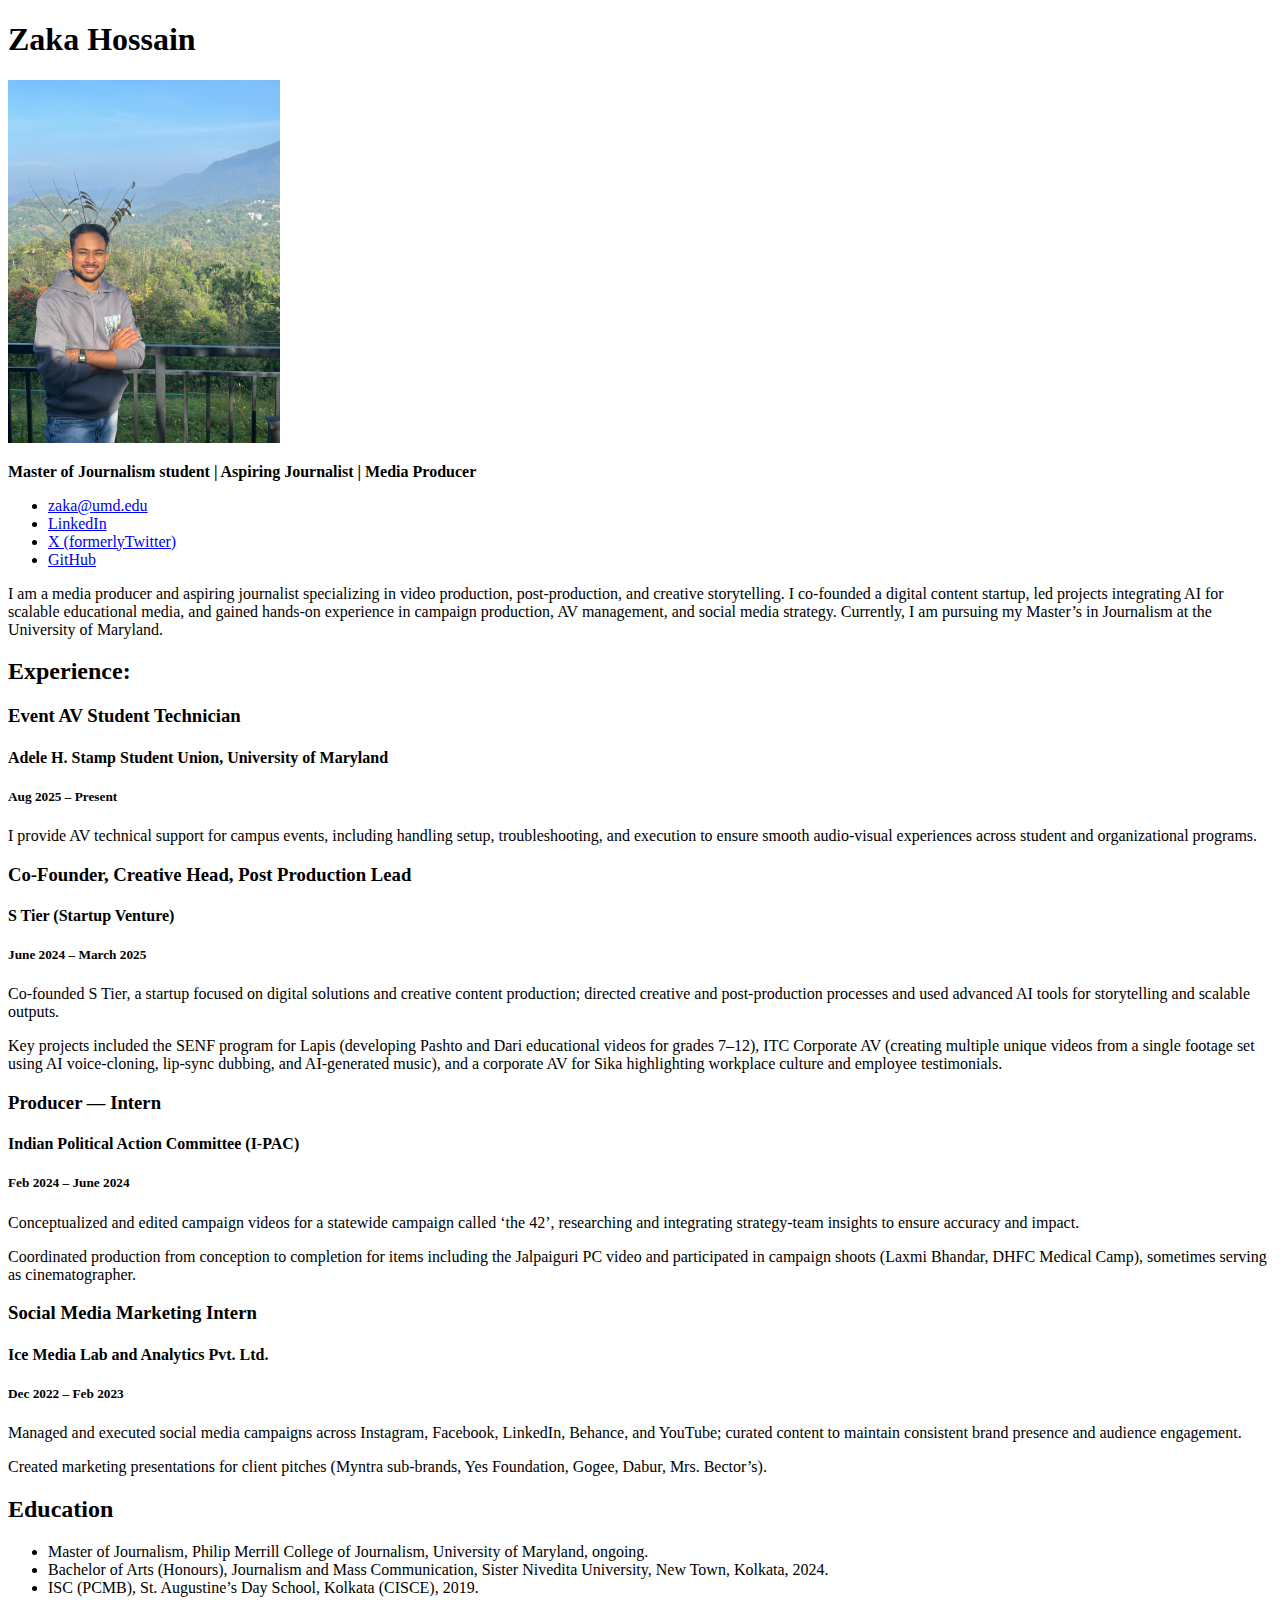
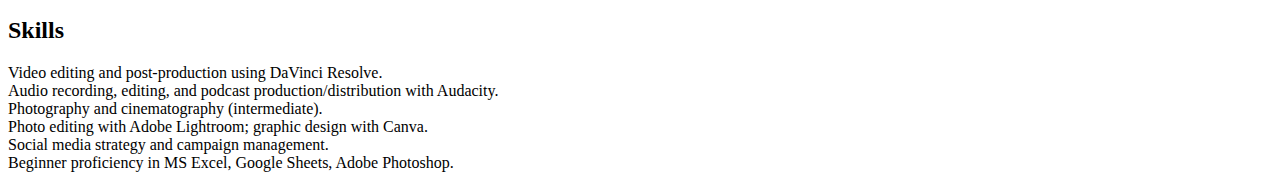
<file: Resume/index.html>
<!DOCTYPE html>
<html lang="en">


<head>
  <title>Zaka Hossain's Resume</title>
</head>

<body>
  <!--I built this myself-->
  <h1>Zaka Hossain</h1>

  <img src="zaka_resume.jpg" width=272px><br>

<p>
  <strong>Master of Journalism student | Aspiring Journalist | Media Producer</strong>
</p>

<ul>
  <li><a href="mailto:zaka@umd.edu/">zaka@umd.edu</a></li>
  <li><a href="linkedin.com/in/zakahossain/">LinkedIn</a></li>
  <li><a href="x.com/HossainZaka">X (formerlyTwitter)</a></li>
  <li><a href=": github.com/zakahossain">GitHub</a></li>
</ul>

  <p>I am a media producer and aspiring journalist specializing in video production, post-production, and creative storytelling. I co-founded a digital content startup, led projects integrating AI for scalable educational media, and gained hands-on experience in campaign production, AV management, and social media strategy. Currently, I am pursuing my Master’s in Journalism at the University of Maryland.</p>

  <h2>Experience:</h2>

  <h3>Event AV Student Technician</h3>

  <h4>Adele H. Stamp Student Union, University of Maryland</h4>
    <h5>Aug 2025 – Present</h5>
      <p>I provide AV technical support for campus events, including handling setup, troubleshooting, and execution to ensure smooth audio-visual experiences across student and organizational programs.</p>

  <h3>Co-Founder, Creative Head, Post Production Lead</h3>

  <h4>S Tier (Startup Venture)</h4>
    <h5>June 2024 – March 2025</h5>
      <p>Co-founded S Tier, a startup focused on digital solutions and creative content production; directed creative and post-production processes and used advanced AI tools for storytelling and scalable outputs.</p>
      <p>Key projects included the SENF program for Lapis (developing Pashto and Dari educational videos for grades 7–12), ITC Corporate AV (creating multiple unique videos from a single footage set using AI voice-cloning, lip-sync dubbing, and AI-generated music), and a corporate AV for Sika highlighting workplace culture and employee testimonials.</p>

  <h3>Producer — Intern</h3>

  <h4>Indian Political Action Committee (I-PAC)</h4>
    <h5>Feb 2024 – June 2024</h5>
      <p>Conceptualized and edited campaign videos for a statewide campaign called ‘the 42’, researching and integrating strategy-team insights to ensure accuracy and impact.</p>
      <p>Coordinated production from conception to completion for items including the Jalpaiguri PC video and participated in campaign shoots (Laxmi Bhandar, DHFC Medical Camp), sometimes serving as cinematographer.</p>

  <h3>Social Media Marketing Intern</h3>

  <h4>Ice Media Lab and Analytics Pvt. Ltd.</h4>
    <h5>Dec 2022 – Feb 2023</h5>
      <p>Managed and executed social media campaigns across Instagram, Facebook, LinkedIn, Behance, and YouTube; curated content to maintain consistent brand presence and audience engagement.</p>
      <p>Created marketing presentations for client pitches (Myntra sub-brands, Yes Foundation, Gogee, Dabur, Mrs. Bector’s).</p>

  <h2>Education</h2>
<ul>
  <li>Master of Journalism, Philip Merrill College of Journalism, University of Maryland, ongoing.</li>
  <li>Bachelor of Arts (Honours), Journalism and Mass Communication, Sister Nivedita University, New Town, Kolkata, 2024.</li>
  <li>ISC (PCMB), St. Augustine’s Day School, Kolkata (CISCE), 2019.</li>
</ul>
  <h2>Skills</h2>

    <li>Video editing and post-production using DaVinci Resolve.</li>
    <li>Audio recording, editing, and podcast production/distribution with Audacity.</li>
    <li>Photography and cinematography (intermediate).</li>
    <li>Photo editing with Adobe Lightroom; graphic design with Canva.</li>
    <li>Social media strategy and campaign management.</li>
    <li>Beginner proficiency in MS Excel, Google Sheets, Adobe Photoshop.</li>

</body>

</html>
</file>
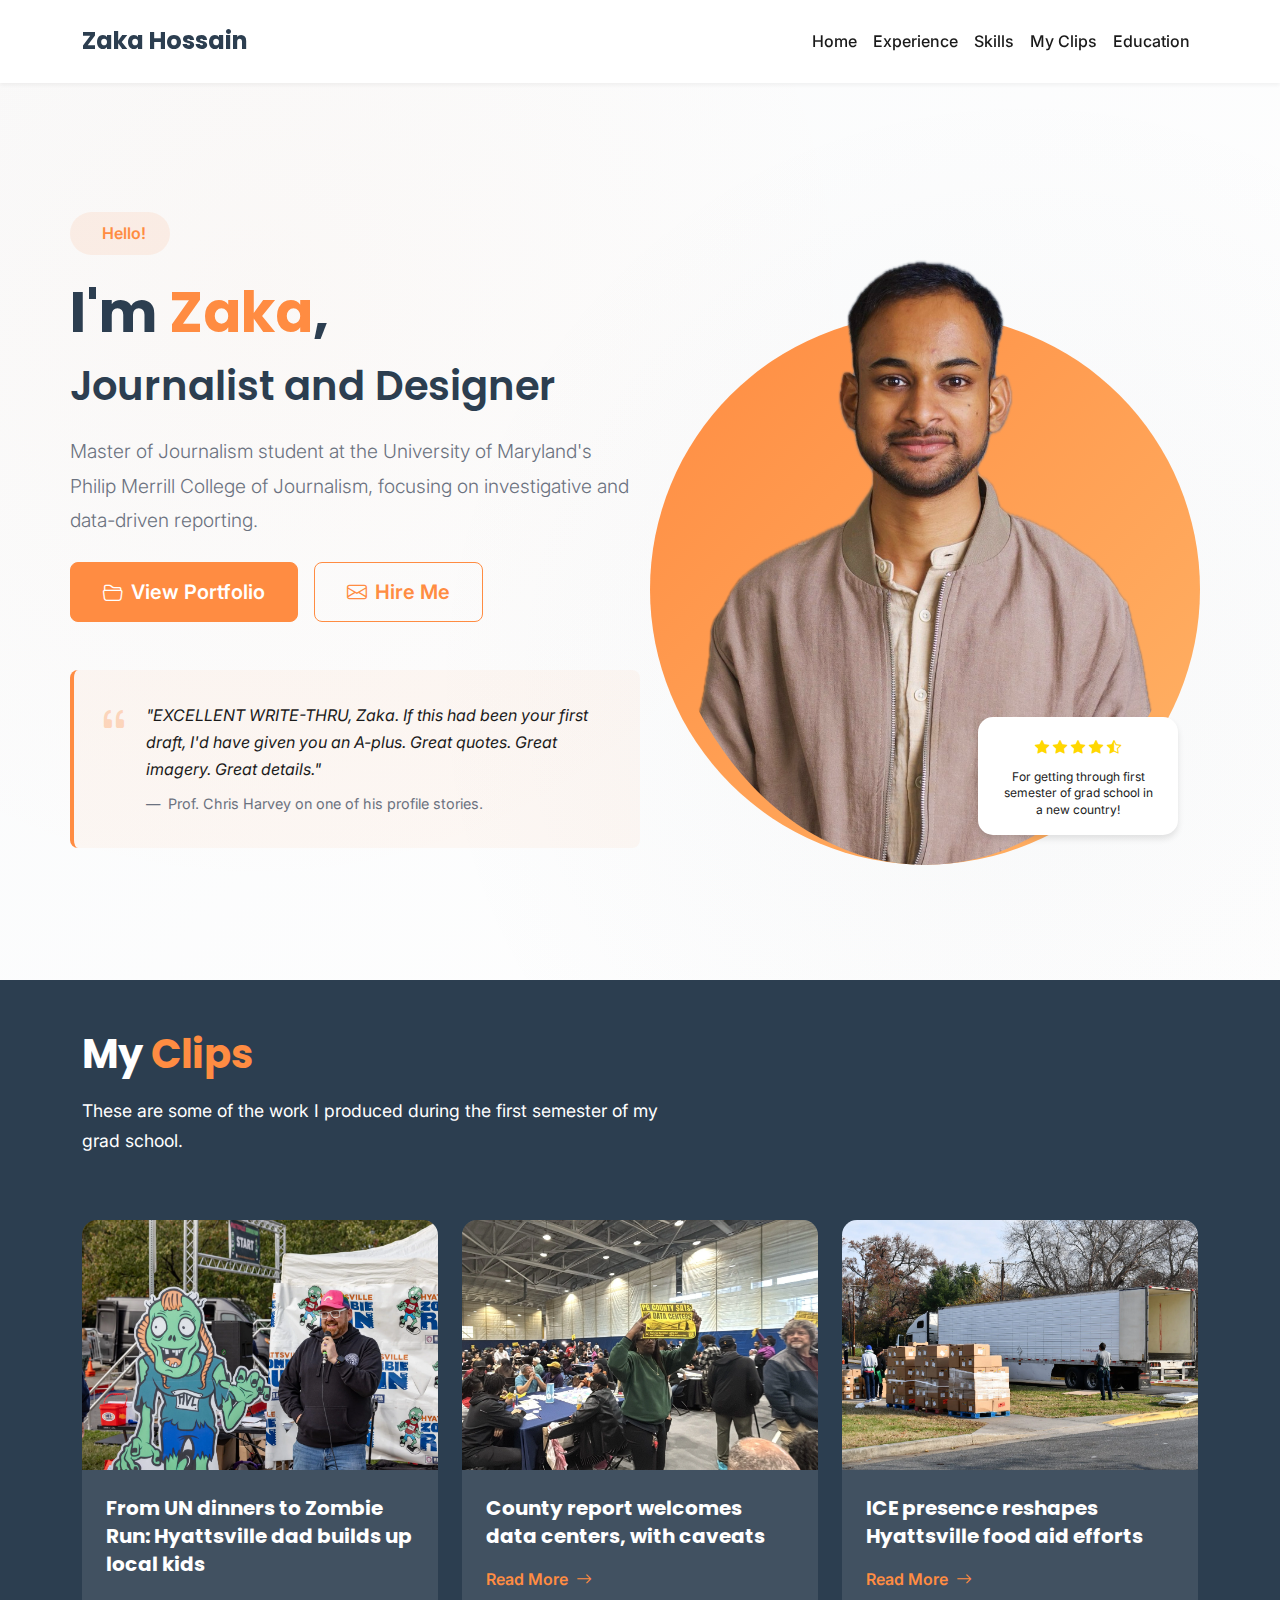
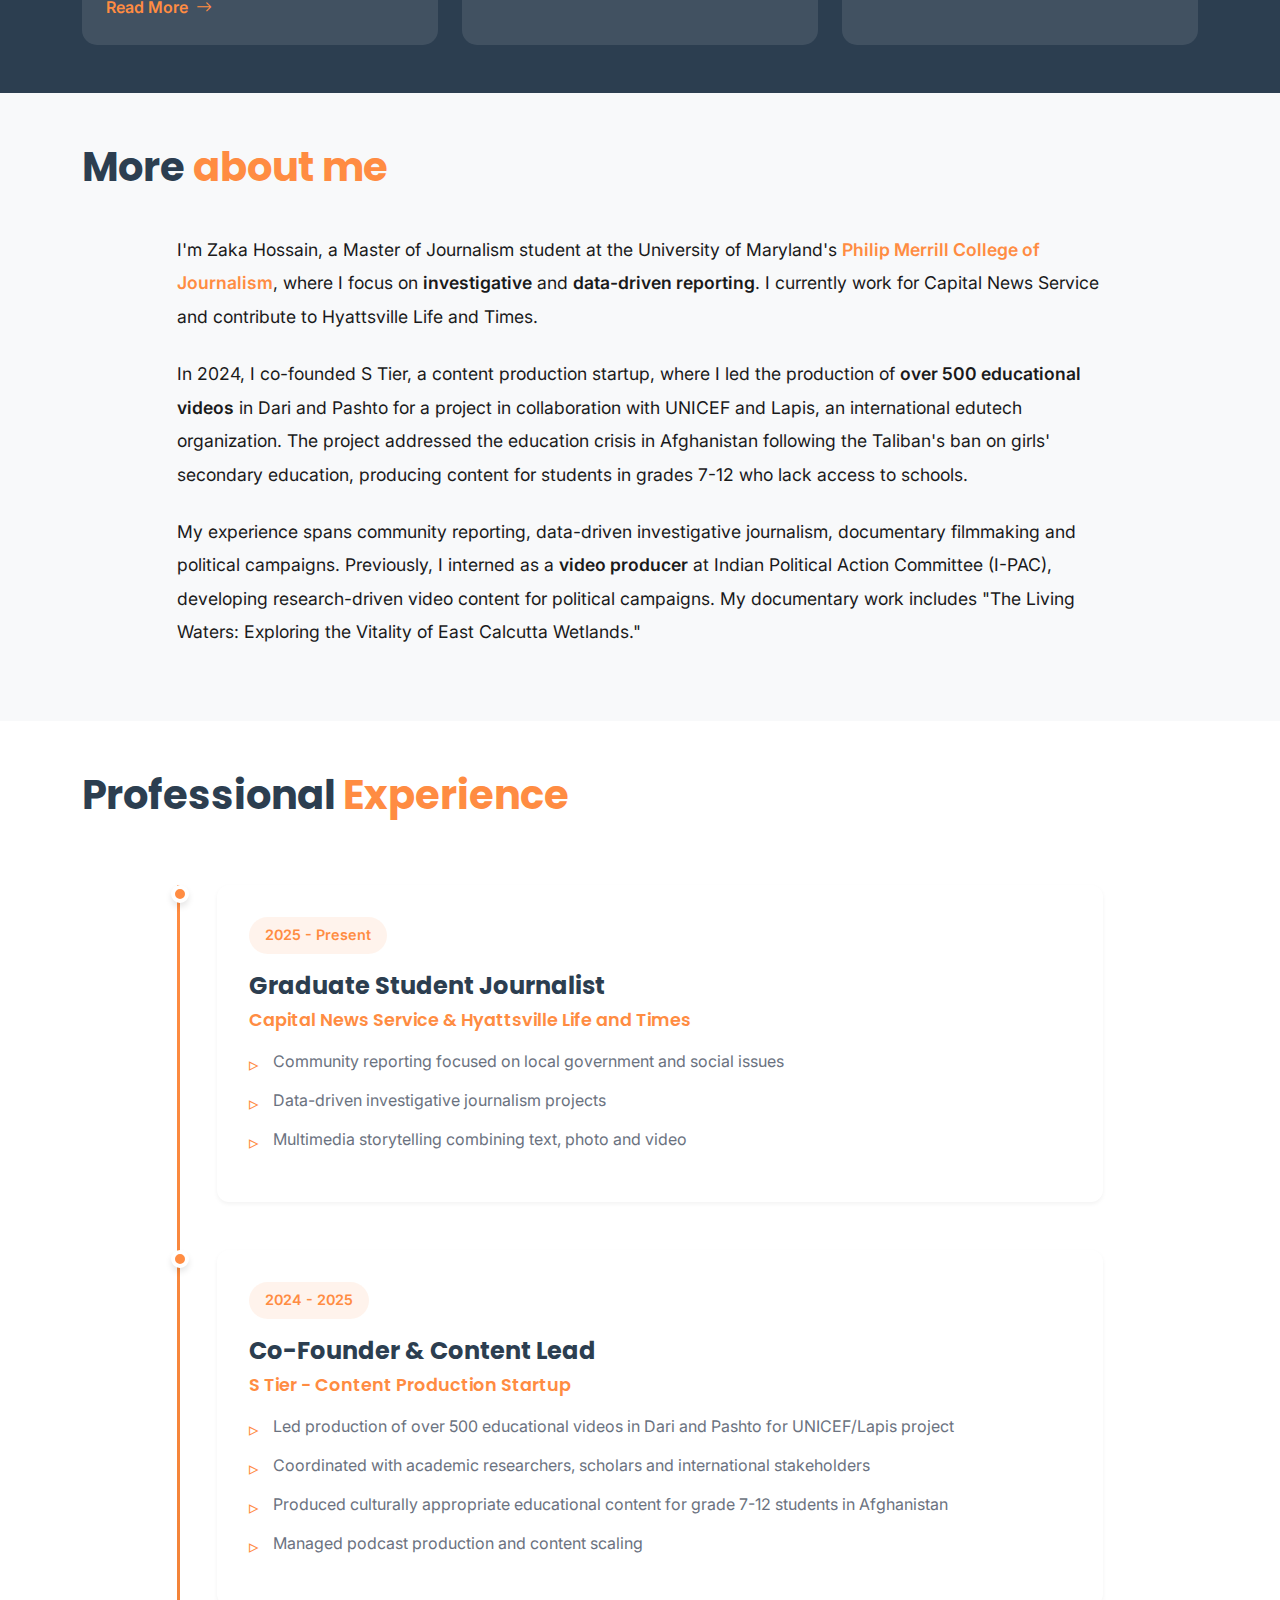
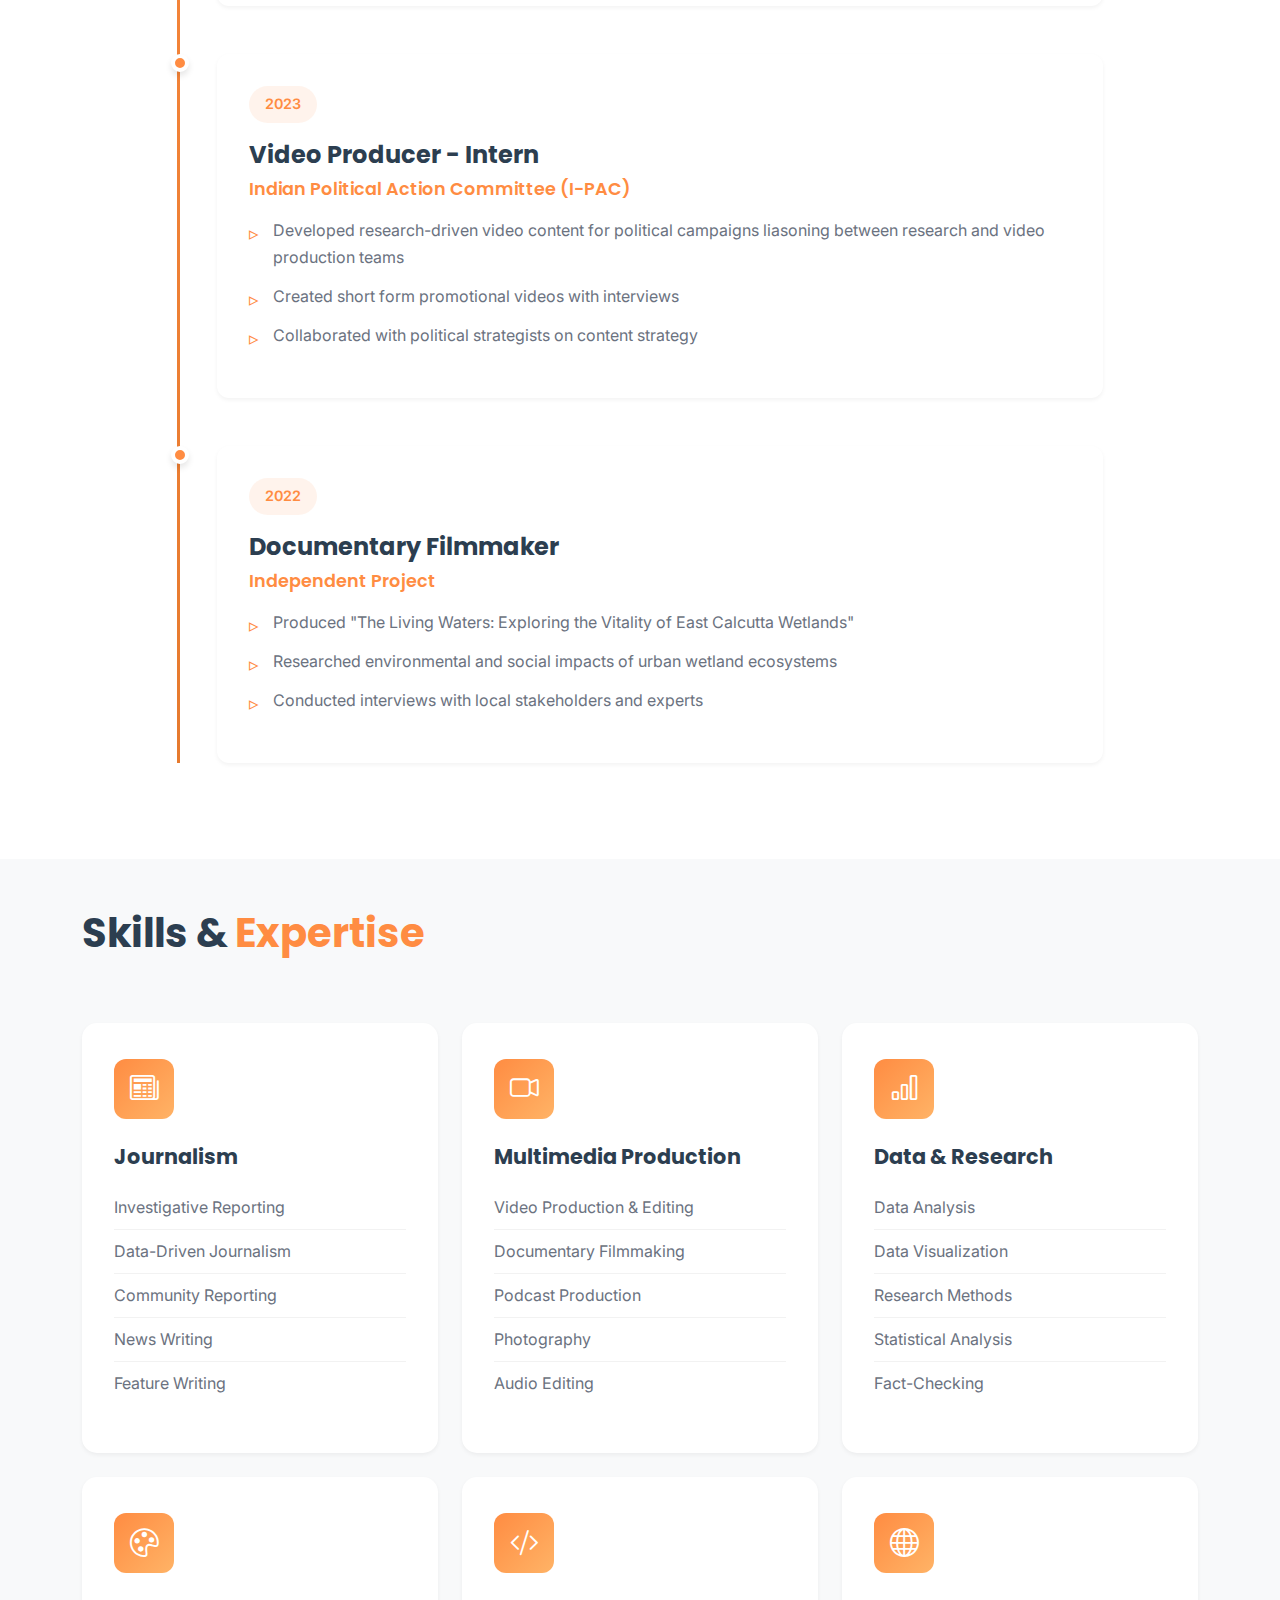
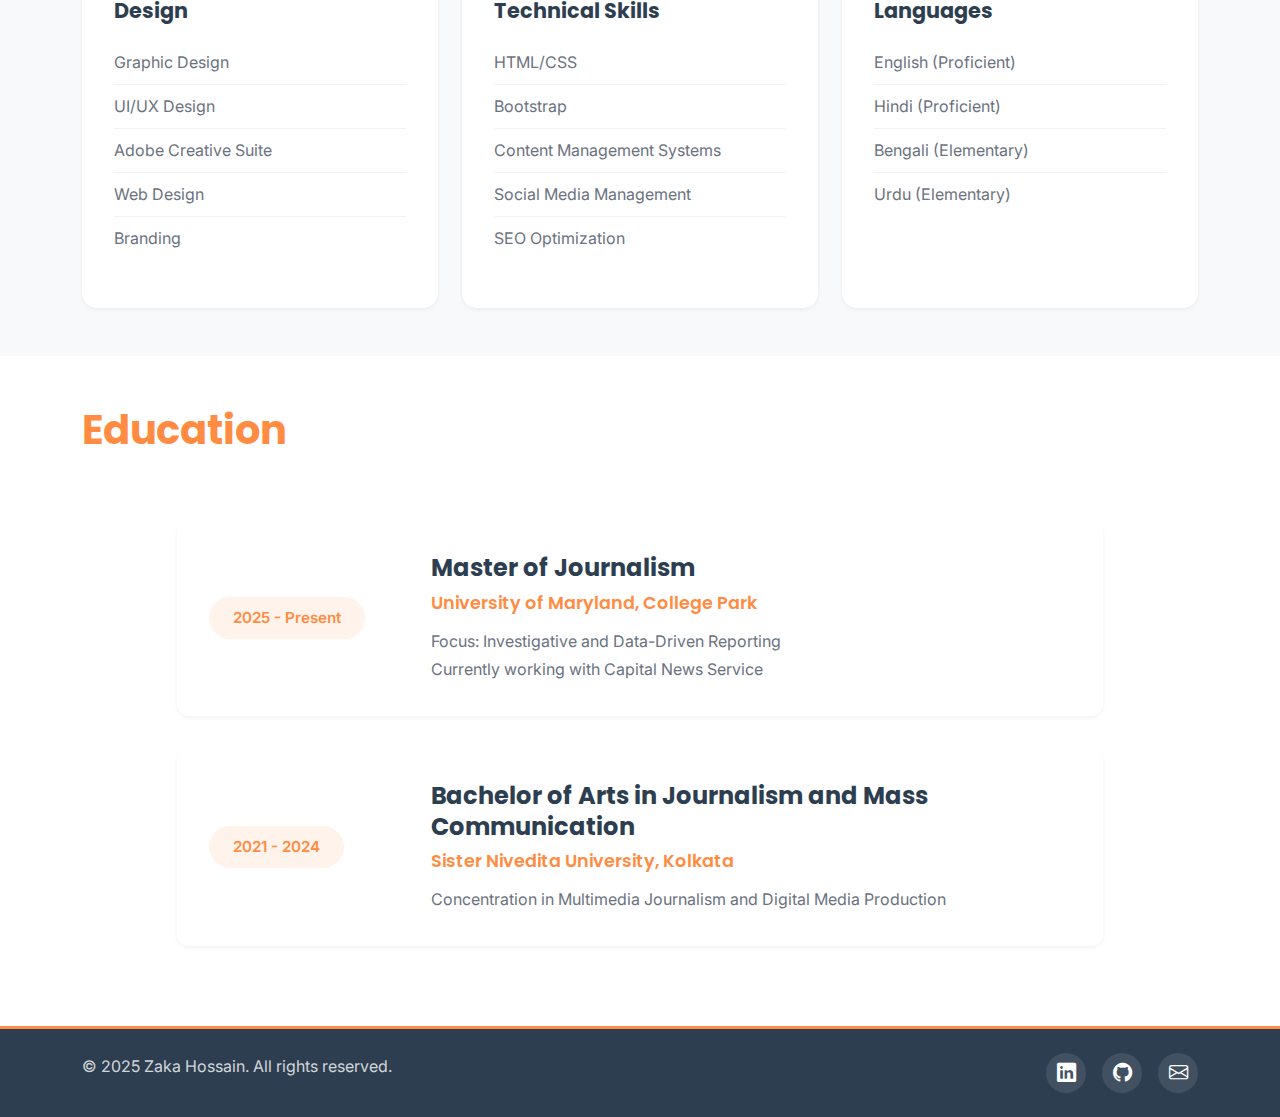
<file: resume_project/index.html>
<!DOCTYPE html>
<html lang="en">
<head>
    <meta charset="UTF-8">
    <meta name="viewport" content="width=device-width, initial-scale=1.0">
    <title>Zaka Hossain - Journalist and Designer</title>
    
    <!-- Bootstrap CSS -->
    <link href="https://cdn.jsdelivr.net/npm/bootstrap@5.3.0/dist/css/bootstrap.min.css" rel="stylesheet">
    
    <!-- Bootstrap Icons -->
    <link rel="stylesheet" href="https://cdn.jsdelivr.net/npm/bootstrap-icons@1.11.1/font/bootstrap-icons.css">
    
    <!-- Google Fonts -->
    <link rel="preconnect" href="https://fonts.googleapis.com">
    <link rel="preconnect" href="https://fonts.gstatic.com" crossorigin>
    <link href="https://fonts.googleapis.com/css2?family=Poppins:wght@300;400;600;700&family=Inter:wght@300;400;500;600&display=swap" rel="stylesheet">
    
    <!-- Custom CSS - Load AFTER Bootstrap -->
    <link rel="stylesheet" href="css/style.css">
</head>
<body>
    
    <!-- Navigation -->
    <nav class="navbar navbar-expand-lg navbar-light fixed-top">
        <div class="container">
            <a class="navbar-brand" href="#home">Zaka Hossain</a>
            <button class="navbar-toggler" type="button" data-bs-toggle="collapse" data-bs-target="#navbarNav">
                <span class="navbar-toggler-icon"></span>
            </button>
            <div class="collapse navbar-collapse" id="navbarNav">
                <ul class="navbar-nav ms-auto">
                    <li class="nav-item">
                        <a class="nav-link" href="#home">Home</a>
                    </li>
                    <li class="nav-item">
                        <a class="nav-link" href="#experience">Experience</a>
                    </li>
                    <li class="nav-item">
                        <a class="nav-link" href="#skills">Skills</a>
                    </li>
                    <li class="nav-item">
                        <a class="nav-link" href="#clips">My Clips</a>
                    </li>
                    <li class="nav-item">
                        <a class="nav-link" href="#education">Education</a>
                    </li>
                </ul>
            </div>
        </div>
    </nav>

    <!-- Hero Section / Page Topper -->
    <section id="home" class="hero-section">
        <div class="hero-overlay"></div>
        <div class="container">
            <div class="row align-items-center min-vh-100">
                <div class="col-lg-6 hero-text">
                    <div class="greeting-badge">
                        <i class="bi bi-hand-wave"></i> Hello!
                    </div>
                    <h1 class="display-3 fw-bold mb-3">
                        I'm <span class="highlight">Zaka</span>,
                    </h1>
                    <h2 class="h1 mb-4">Journalist and Designer</h2>
                    <p class="lead mb-4">
                        Master of Journalism student at the University of Maryland's Philip Merrill College of Journalism, 
                        focusing on investigative and data-driven reporting.
                    </p>
                    <div class="cta-buttons">
                        <a href="#clips" class="btn btn-primary btn-lg">
                            <i class="bi bi-folder2-open me-2"></i>View Portfolio
                        </a>
                        <a href="mailto:zaka@umd.edu" class="btn btn-outline-primary btn-lg">
                            <i class="bi bi-envelope me-2"></i>Hire Me
                        </a>
                    </div>
                    
                    <!-- Testimonial Quote -->
                    <div class="testimonial-box mt-5">
                        <i class="bi bi-quote quote-icon"></i>
                        <p class="testimonial-text mb-4">
                            "EXCELLENT WRITE-THRU, Zaka. If this had been your first draft, I'd have given you an A-plus. 
                            Great quotes. Great imagery. Great details."
                        </p>
                        
                        <footer class="blockquote-footer">
                            Prof. Chris Harvey on one of his profile stories.
                        </footer>
                    </div>
                </div>    

                <div class="col-lg-6 text-center">
                    <div class="hero-image-container">
                        <div class="orange-blob"></div>
                        <img src="images/profile-photo.png" alt="Zaka Hossain" class="profile-image img-fluid">
                        <div class="achievement-badge">
                            <i class="bi bi-star-fill"></i>
                            <i class="bi bi-star-fill"></i>
                            <i class="bi bi-star-fill"></i>
                            <i class="bi bi-star-fill"></i>
                            <i class="bi bi-star-half"></i>
                            <p class="small mb-0 mt-2">For getting through first semester of grad school in a new country!</p>
                        </div>
                    </div>
                </div>
            </div>
        </div>
    </section>

    <!-- My Clips Section -->
    <section id="clips" class="clips-section py-5">
        <div class="container">
            <div class="row mb-5">
                <div class="col-12">
                    <h2 class="section-title">My <span class="highlight">Clips</span></h2>
                    <p class="section-subtitle">These are some of the work I produced during the first semester of my grad school.</p>
                </div>
            </div>
            
            <div class="row g-4">
                <div class="col-md-4">
                    <div class="clip-card">
                        <div class="clip-image">
                            <img src="images/zombie-run.webp" alt="Zombie Run story" class="img-fluid">
                        </div>
                        <div class="clip-content">
                            <h3>From UN dinners to Zombie Run: Hyattsville dad builds up local kids</h3>
                            <a href="https://streetcarsuburbs.news/from-un-dinners-to-zombie-run-hyattsville-dad-builds-up-local-kids/" class="clip-link">
                                Read More <i class="bi bi-arrow-right"></i>
                            </a>
                        </div>
                    </div>
                </div>
                
                <div class="col-md-4">
                    <div class="clip-card">
                        <div class="clip-image">
                            <img src="images/data-centers.webp" alt="Data centers story" class="img-fluid">
                        </div>
                        <div class="clip-content">
                            <h3>County report welcomes data centers, with caveats</h3>
                            <a href="https://streetcarsuburbs.news/county-report-welcomes-data-centers-with-caveats/" class="clip-link">
                                Read More <i class="bi bi-arrow-right"></i>
                            </a>
                        </div>
                    </div>
                </div>
                
                <div class="col-md-4">
                    <div class="clip-card">
                        <div class="clip-image">
                            <img src="images/ice-presence.webp" alt="ICE presence story" class="img-fluid">
                        </div>
                        <div class="clip-content">
                            <h3>ICE presence reshapes Hyattsville food aid efforts</h3>
                            <a href="https://streetcarsuburbs.news/ice-presence-reshapes-hyattsville-food-aid-efforts-forcing-new-ways-to-reach-those-in-need/" class="clip-link">
                                Read More <i class="bi bi-arrow-right"></i>
                            </a>
                        </div>
                    </div>
                </div>
            </div>
        </div>
    </section>

    <!-- About Section -->
    <section id="about" class="about-section py-5 bg-light">
        <div class="container">
            <div class="row">
                <div class="col-12">
                    <h2 class="section-title">More <span class="highlight">about me</span></h2>
                </div>
            </div>
            
            <div class="row mt-4">
                <div class="col-lg-10 mx-auto">
                    <p class="about-text">
                        I'm Zaka Hossain, a Master of Journalism student at the University of Maryland's 
                        <a href="#" class="text-link">Philip Merrill College of Journalism</a>, where I focus on 
                        <span class="fw-semibold">investigative</span> and <span class="fw-semibold">data-driven reporting</span>. 
                        I currently work for Capital News Service and contribute to Hyattsville Life and Times.
                    </p>
                    
                    <p class="about-text">
                        In 2024, I co-founded S Tier, a content production startup, where I led the production of 
                        <span class="fw-semibold">over 500 educational videos</span> in Dari and Pashto for a project in 
                        collaboration with UNICEF and Lapis, an international edutech organization. The project addressed 
                        the education crisis in Afghanistan following the Taliban's ban on girls' secondary education, 
                        producing content for students in grades 7-12 who lack access to schools.
                    </p>
                    
                    <p class="about-text">
                        My experience spans community reporting, data-driven investigative journalism, documentary filmmaking 
                        and political campaigns. Previously, I interned as a <span class="fw-semibold">video producer</span> 
                        at Indian Political Action Committee (I-PAC), developing research-driven video content for political 
                        campaigns. My documentary work includes "The Living Waters: Exploring the Vitality of East Calcutta Wetlands."
                    </p>
                </div>
            </div>
        </div>
    </section>

    <!-- Experience Section -->
    <section id="experience" class="experience-section py-5">
        <div class="container">
            <div class="row mb-5">
                <div class="col-12">
                    <h2 class="section-title">Professional <span class="highlight">Experience</span></h2>
                </div>
            </div>
            
            <div class="row">
                <div class="col-lg-10 mx-auto">
                    <div class="timeline">

                          <div class="timeline-item">
                            <div class="timeline-marker"></div>
                            <div class="timeline-content">
                                <span class="timeline-date">2025 - Present</span>
                                <h3>Graduate Student Journalist</h3>
                                <h4 class="company">Capital News Service & Hyattsville Life and Times</h4>
                                <ul class="experience-list">
                                    <li>Community reporting focused on local government and social issues</li>
                                    <li>Data-driven investigative journalism projects</li>
                                    <li>Multimedia storytelling combining text, photo and video</li>
                                </ul>
                            </div>
                        </div>
                        
                        
                        <div class="timeline-item">
                            <div class="timeline-marker"></div>
                            <div class="timeline-content">
                                <span class="timeline-date">2024 - 2025</span>
                                <h3>Co-Founder & Content Lead</h3>
                                <h4 class="company">S Tier - Content Production Startup</h4>
                                <ul class="experience-list">
                                    <li>Led production of over 500 educational videos in Dari and Pashto for UNICEF/Lapis project</li>
                                    <li>Coordinated with academic researchers, scholars and international stakeholders</li>
                                    <li>Produced culturally appropriate educational content for grade 7-12 students in Afghanistan</li>
                                    <li>Managed podcast production and content scaling</li>
                                </ul>
                            </div>
                        </div>
                        
                      
                        <div class="timeline-item">
                            <div class="timeline-marker"></div>
                            <div class="timeline-content">
                                <span class="timeline-date">2023</span>
                                <h3>Video Producer - Intern</h3>
                                <h4 class="company">Indian Political Action Committee (I-PAC)</h4>
                                <ul class="experience-list">
                                    <li>Developed research-driven video content for political campaigns liasoning between research and video production teams</li>
                                    <li>Created short form promotional videos with interviews</li>
                                    <li>Collaborated with political strategists on content strategy</li>
                                </ul>
                            </div>
                        </div>
                        
                        <div class="timeline-item">
                            <div class="timeline-marker"></div>
                            <div class="timeline-content">
                                <span class="timeline-date">2022</span>
                                <h3>Documentary Filmmaker</h3>
                                <h4 class="company">Independent Project</h4>
                                <ul class="experience-list">
                                    <li>Produced "The Living Waters: Exploring the Vitality of East Calcutta Wetlands"</li>
                                    <li>Researched environmental and social impacts of urban wetland ecosystems</li>
                                    <li>Conducted interviews with local stakeholders and experts</li>
                                </ul>
                            </div>
                        </div>
                        
                    </div>
                </div>
            </div>
        </div>
    </section>

    <!-- Skills Section -->
    <section id="skills" class="skills-section py-5 bg-light">
        <div class="container">
            <div class="row mb-5">
                <div class="col-12">
                    <h2 class="section-title">Skills & <span class="highlight">Expertise</span></h2>
                </div>
            </div>
            
            <div class="row g-4">
                <div class="col-md-6 col-lg-4">
                    <div class="skill-card">
                        <div class="skill-icon">
                            <i class="bi bi-newspaper"></i>
                        </div>
                        <h3>Journalism</h3>
                        <ul class="skill-list">
                            <li>Investigative Reporting</li>
                            <li>Data-Driven Journalism</li>
                            <li>Community Reporting</li>
                            <li>News Writing</li>
                            <li>Feature Writing</li>
                        </ul>
                    </div>
                </div>
                
                <div class="col-md-6 col-lg-4">
                    <div class="skill-card">
                        <div class="skill-icon">
                            <i class="bi bi-camera-video"></i>
                        </div>
                        <h3>Multimedia Production</h3>
                        <ul class="skill-list">
                            <li>Video Production & Editing</li>
                            <li>Documentary Filmmaking</li>
                            <li>Podcast Production</li>
                            <li>Photography</li>
                            <li>Audio Editing</li>
                        </ul>
                    </div>
                </div>
                
                <div class="col-md-6 col-lg-4">
                    <div class="skill-card">
                        <div class="skill-icon">
                            <i class="bi bi-bar-chart"></i>
                        </div>
                        <h3>Data & Research</h3>
                        <ul class="skill-list">
                            <li>Data Analysis</li>
                            <li>Data Visualization</li>
                            <li>Research Methods</li>
                            <li>Statistical Analysis</li>
                            <li>Fact-Checking</li>
                        </ul>
                    </div>
                </div>
                
                <div class="col-md-6 col-lg-4">
                    <div class="skill-card">
                        <div class="skill-icon">
                            <i class="bi bi-palette"></i>
                        </div>
                        <h3>Design</h3>
                        <ul class="skill-list">
                            <li>Graphic Design</li>
                            <li>UI/UX Design</li>
                            <li>Adobe Creative Suite</li>
                            <li>Web Design</li>
                            <li>Branding</li>
                        </ul>
                    </div>
                </div>
                
                <div class="col-md-6 col-lg-4">
                    <div class="skill-card">
                        <div class="skill-icon">
                            <i class="bi bi-code-slash"></i>
                        </div>
                        <h3>Technical Skills</h3>
                        <ul class="skill-list">
                            <li>HTML/CSS</li>
                            <li>Bootstrap</li>
                            <li>Content Management Systems</li>
                            <li>Social Media Management</li>
                            <li>SEO Optimization</li>
                        </ul>
                    </div>
                </div>
                
                <div class="col-md-6 col-lg-4">
                    <div class="skill-card">
                        <div class="skill-icon">
                            <i class="bi bi-globe"></i>
                        </div>
                        <h3>Languages</h3>
                        <ul class="skill-list">
                            <li>English (Proficient)</li>
                            <li>Hindi (Proficient)</li>
                            <li>Bengali (Elementary)</li>
                            <li>Urdu (Elementary)</li>
                        
                        </ul>
                    </div>
                </div>
            </div>
        </div>
    </section>

    <!-- Education Section -->
    <section id="education" class="education-section py-5">
        <div class="container">
            <div class="row mb-5">
                <div class="col-12">
                    <h2 class="section-title"><span class="highlight">Education</span></h2>
                </div>
            </div>
            
            <div class="row">
                <div class="col-lg-10 mx-auto">
                    <div class="education-item">
                        <div class="row align-items-center">
                            <div class="col-md-3">
                                <span class="education-date">2025 - Present</span>
                            </div>
                            <div class="col-md-9">
                                <h3>Master of Journalism</h3>
                                <h4 class="institution">University of Maryland, College Park</h4>
                                <p class="education-description">
                                    Focus: Investigative and Data-Driven Reporting<br>
                                    Currently working with Capital News Service
                                </p>
                            </div>
                        </div>
                    </div>
                    
                    <div class="education-item">
                        <div class="row align-items-center">
                            <div class="col-md-3">
                                <span class="education-date">2021 - 2024</span>
                            </div>
                            <div class="col-md-9">
                                <h3>Bachelor of Arts in Journalism and Mass Communication</h3>
                                <h4 class="institution">Sister Nivedita University, Kolkata</h4>
                                <p class="education-description">
                                    Concentration in Multimedia Journalism and Digital Media Production
                                </p>
                            </div>
                        </div>
                    </div>
                </div>
            </div>
        </div>
    </section>

    <!-- Footer -->
    <footer class="footer py-4">
        <div class="container">
            <div class="row">
                <div class="col-md-6 text-center text-md-start mb-3 mb-md-0">
                    <p class="mb-0">&copy; 2025 Zaka Hossain. All rights reserved.</p>
                </div>
                <div class="col-md-6 text-center text-md-end">
                    <div class="social-links">
                        <a href="https://www.linkedin.com/in/zakahossain" target="_blank" aria-label="LinkedIn">
                            <i class="bi bi-linkedin"></i>
                        </a>
                    
                        <a href="https://github.com/zakahossain" target="_blank" aria-label="GitHub">
                            <i class="bi bi-github"></i>
                        </a>
                        <a href="mailto:your.email@example.com" aria-label="Email">
                            <i class="bi bi-envelope"></i>
                        </a>
                    </div>
                </div>
            </div>
        </div>
    </footer>

    <!-- Bootstrap JS Bundle -->
    <script src="https://cdn.jsdelivr.net/npm/bootstrap@5.3.0/dist/js/bootstrap.bundle.min.js"></script>
    
    
</body>
</html>
</file>
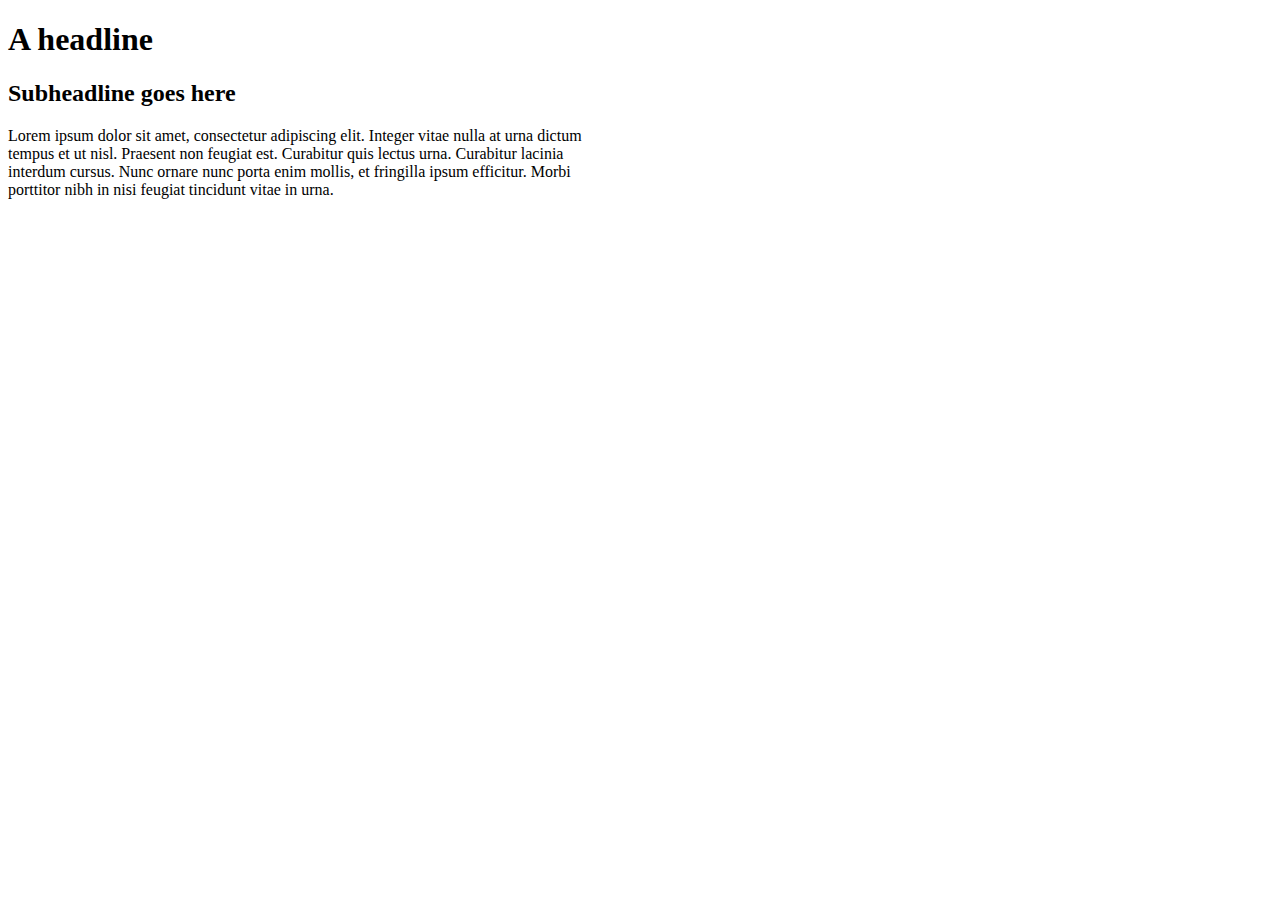
<file: media-query-exercise.html>
<!DOCTYPE html>
<html>
<head>

<style>

div {
  width:600px;
}

h1 {
  font-size:2em;
}

h2 {
  font-size:1.5em;
}


@media screen and (max-width: 500px) {
 

div {
    background-color:#cdcdcd
;
    width:100%;
  }

  h1 {
    font-size:1.5em;
    font-family:sans-serif;
  }
    
  h2 {
    font-size:1em;
    font-family:sans-serif;
  }
    
  p {
    font-family:sans-serif;
  }


}


</style>
</head>
<body>


<div>
  
  <h1>A headline</h1>

  <h2>Subheadline goes here</h2>

  <p>Lorem ipsum dolor sit amet, consectetur adipiscing elit. Integer vitae nulla at urna dictum tempus et ut nisl. Praesent non feugiat est. Curabitur quis lectus urna. Curabitur lacinia interdum cursus. Nunc ornare nunc porta enim mollis, et fringilla ipsum efficitur. Morbi porttitor nibh in nisi feugiat tincidunt vitae in urna.</p>
  
</div>


    
</body>
</html>
</file>
<file: data-viz-graphics/infographics.css>
/* ================================
   DATA VISUALIZATIONS ASSIGNMENT
   JOUR652 - University of Maryland
   ================================ */

:root {
    --font-body: Georgia, 'Times New Roman', serif;
    --font-headline: 'Libre Franklin', -apple-system, BlinkMacSystemFont, sans-serif;
    --font-mono: 'IBM Plex Mono', monospace;
    
    --color-black: #000000;
    --color-text: #1a1a1a;
    --color-gray: #666666;
    --color-light-gray: #999999;
    --color-border: #e0e0e0;
    --color-accent: #DC143C;
    --color-bg: #f9f9f9;
}

* {
    margin: 0;
    padding: 0;
    box-sizing: border-box;
}

body {
    font-family: var(--font-body);
    font-size: 18px;
    line-height: 1.7;
    color: var(--color-text);
    background: var(--color-bg);
    -webkit-font-smoothing: antialiased;
}

/* ================================
   ASSIGNMENT HEADER
   ================================ */

.assignment-header {
    background: #ffffff;
    padding: 4rem 0 3rem;
    border-bottom: 4px solid var(--color-black);
    margin-bottom: 4rem;
}

.header-label {
    font-family: var(--font-mono);
    font-size: 0.7rem;
    letter-spacing: 2px;
    text-transform: uppercase;
    color: var(--color-gray);
    margin-bottom: 1.5rem;
}

.assignment-title {
    font-family: var(--font-headline);
    font-size: clamp(2.5rem, 6vw, 4rem);
    font-weight: 900;
    line-height: 1.1;
    color: var(--color-black);
    margin-bottom: 1.5rem;
}

.assignment-subtitle {
    font-size: 1.35rem;
    line-height: 1.5;
    color: var(--color-gray);
    margin-bottom: 2rem;
    max-width: 90%;
}

.student-byline {
    font-family: var(--font-mono);
    font-size: 0.85rem;
    color: var(--color-text);
    text-transform: uppercase;
    letter-spacing: 0.5px;
    padding-top: 1rem;
    border-top: 2px solid var(--color-border);
}

/* ================================
   INFOGRAPHIC SECTIONS
   ================================ */

.infographic-section {
    margin-bottom: 5rem;
}

.viz-number {
    font-family: var(--font-mono);
    font-size: 0.7rem;
    letter-spacing: 2px;
    text-transform: uppercase;
    color: var(--color-accent);
    margin-bottom: 1rem;
    font-weight: 600;
}

.infographic-title {
    font-family: var(--font-headline);
    font-size: clamp(2rem, 5vw, 3rem);
    font-weight: 800;
    line-height: 1.1;
    color: var(--color-black);
    margin-bottom: 1rem;
}

.infographic-subtitle {
    font-size: 1.25rem;
    line-height: 1.5;
    color: var(--color-gray);
    margin-bottom: 2.5rem;
}

/* ================================
   DATA BLOCK
   ================================ */

.data-block {
    background: #ffffff;
    padding: 3rem;
    border-radius: 4px;
    box-shadow: 0 2px 12px rgba(0,0,0,0.08);
    border: 1px solid var(--color-border);
}

.chart-area {
    margin: 2rem 0 3rem;
    background: #ffffff;
}

.chart-area iframe {
    max-width: 100%;
    border: none;
}

/* ================================
   DATA CONTEXT
   ================================ */

.data-context {
    padding: 2rem 0;
    border-top: 2px solid var(--color-border);
    border-bottom: 2px solid var(--color-border);
    margin: 3rem 0;
}

.data-context h3 {
    font-family: var(--font-headline);
    font-size: 1.5rem;
    font-weight: 700;
    color: var(--color-black);
    margin-bottom: 1.5rem;
}

.data-context ul {
    list-style: none;
    padding: 0;
}

.data-context li {
    padding: 0.75rem 0 0.75rem 1.5rem;
    border-left: 3px solid var(--color-accent);
    margin-bottom: 1rem;
    background: var(--color-bg);
    padding-left: 1.5rem;
}

.data-context strong {
    color: var(--color-black);
    font-weight: 600;
}

/* ================================
   METHODOLOGY BOX
   ================================ */

.methodology-box {
    background: #f5f5f5;
    padding: 2rem;
    border-left: 4px solid var(--color-black);
    margin-top: 3rem;
}

.methodology-box h4 {
    font-family: var(--font-headline);
    font-size: 1.25rem;
    font-weight: 700;
    color: var(--color-black);
    margin-bottom: 1.5rem;
}

.methodology-box p {
    margin-bottom: 1rem;
    font-size: 0.95rem;
    line-height: 1.7;
}

.methodology-box p:last-child {
    margin-bottom: 0;
}

.methodology-box strong {
    color: var(--color-black);
    font-weight: 600;
}

/* ================================
   FOOTER
   ================================ */

.assignment-footer {
    background: #ffffff;
    padding: 3rem 0;
    border-top: 4px solid var(--color-black);
    margin-top: 5rem;
}

.assignment-footer p {
    margin-bottom: 1rem;
    font-size: 0.95rem;
    line-height: 1.7;
    color: var(--color-text);
}

.assignment-footer strong {
    color: var(--color-black);
    font-weight: 600;
}

.copyright {
    font-family: var(--font-mono);
    font-size: 0.8rem;
    color: var(--color-gray);
    margin-top: 2rem;
    padding-top: 1.5rem;
    border-top: 1px solid var(--color-border);
}

/* ================================
   RESPONSIVE
   ================================ */

@media (max-width: 991px) {
    .assignment-title {
        font-size: clamp(2rem, 6vw, 3.5rem);
    }
    
    .assignment-subtitle {
        font-size: 1.2rem;
        max-width: 100%;
    }
    
    .infographic-title {
        font-size: clamp(1.75rem, 5vw, 2.5rem);
    }
    
    .infographic-subtitle {
        font-size: 1.15rem;
    }
    
    .data-block {
        padding: 2rem;
    }
}

@media (max-width: 767px) {
    body {
        font-size: 16px;
    }
    
    .assignment-header {
        padding: 3rem 0 2rem;
        margin-bottom: 3rem;
    }
    
    .assignment-title {
        font-size: clamp(1.75rem, 7vw, 2.5rem);
    }
    
    .assignment-subtitle {
        font-size: 1.1rem;
    }
    
    .infographic-section {
        margin-bottom: 4rem;
    }
    
    .infographic-title {
        font-size: clamp(1.5rem, 6vw, 2rem);
    }
    
    .infographic-subtitle {
        font-size: 1.05rem;
        margin-bottom: 2rem;
    }
    
    .data-block {
        padding: 1.5rem;
    }
    
    .data-context {
        padding: 1.5rem 0;
        margin: 2rem 0;
    }
    
    .data-context li {
        padding-left: 1rem;
        font-size: 0.95rem;
    }
    
    .methodology-box {
        padding: 1.5rem;
    }
    
    .assignment-footer {
        padding: 2.5rem 0;
        margin-top: 4rem;
    }
}

/* ================================
   PRINT STYLES
   ================================ */

@media print {
    body {
        font-size: 12pt;
        background: white;
    }
    
    .assignment-title {
        font-size: 28pt;
    }
    
    .infographic-title {
        font-size: 20pt;
    }
    
    .data-block {
        box-shadow: none;
        page-break-inside: avoid;
    }
    
    .infographic-section {
        page-break-after: always;
    }
    
    .infographic-section:last-of-type {
        page-break-after: auto;
    }
}

/* ================================
   ACCESSIBILITY
   ================================ */

@media (prefers-reduced-motion: reduce) {
    * {
        animation-duration: 0.01ms !important;
        animation-iteration-count: 1 !important;
        transition-duration: 0.01ms !important;
    }
}
</file>
<file: data-viz-project/style.css>
/* ================================
   DATA JOURNALISM DESIGN
   Inspired by WaPo/NYT Interactive
   ================================ */

:root {
    --font-body: Georgia, 'Times New Roman', serif;
    --font-headline: 'Libre Franklin', -apple-system, BlinkMacSystemFont, sans-serif;
    --font-mono: 'IBM Plex Mono', monospace;
    
    --color-black: #000000;
    --color-text: #1a1a1a;
    --color-gray: #666666;
    --color-light-gray: #999999;
    --color-border: #ffffff;
    --color-accent: #DC143C;
    --color-bg: #f9f9f9;
}

* {
    margin: 0;
    padding: 0;
    box-sizing: border-box;
}

html {
    scroll-behavior: smooth;
}

body {
    font-family: var(--font-body);
    font-size: 19px;
    line-height: 1.7;
    color: var(--color-text);
    background: var(--color-bg);
    -webkit-font-smoothing: antialiased;
    position: relative;
}

/* ================================
   MEANDERING FOOTPRINT TRAIL
   ================================ */

body::before {
    content: '';
    position: absolute;
    top: 0;
    left: 0;
    right: 0;
    bottom: 0;
    pointer-events: none;
    z-index: 1;
}

.footprint {
    position: absolute;
    width: 120px;
    height: 120px;
    background-image: url('red-bloody-footprint_643500-739.png');
    background-size: contain;
    background-repeat: no-repeat;
    pointer-events: none;
    z-index: 1;
}

/* Special headline footprint - triple size */
.footprint-headline {
    position: absolute;
    width: 360px;
    height: 360px;
    background-image: url('red-bloody-footprint_643500-739.png');
    background-size: contain;
    background-repeat: no-repeat;
    pointer-events: none;
    z-index: 5;
    top: 50%;
    right: -5%;
    transform: translateY(-50%) rotate(25deg);
    opacity: 0.15;
    filter: grayscale(60%) saturate(40%);
}

/* Top section - very faint and desaturated */
.footprint-1 {
    top: 5%;
    left: 15%;
    transform: rotate(-15deg);
    opacity: 0.08;
    filter: grayscale(80%) saturate(20%);
}

.footprint-2 {
    top: 10%;
    left: 25%;
    transform: rotate(25deg) scaleX(-1);
    opacity: 0.12;
    filter: grayscale(75%) saturate(25%);
}

.footprint-3 {
    top: 15%;
    left: 18%;
    transform: rotate(-20deg);
    opacity: 0.15;
    filter: grayscale(70%) saturate(30%);
}

.footprint-4 {
    top: 20%;
    left: 28%;
    transform: rotate(18deg) scaleX(-1);
    opacity: 0.18;
    filter: grayscale(65%) saturate(35%);
}

/* Upper-middle section - becoming more visible */
.footprint-5 {
    top: 25%;
    left: 22%;
    transform: rotate(-12deg);
    opacity: 0.22;
    filter: grayscale(55%) saturate(45%);
}

.footprint-6 {
    top: 30%;
    left: 30%;
    transform: rotate(22deg) scaleX(-1);
    opacity: 0.28;
    filter: grayscale(45%) saturate(55%);
}

.footprint-7 {
    top: 35%;
    left: 20%;
    transform: rotate(-18deg);
    opacity: 0.35;
    filter: grayscale(35%) saturate(65%);
}

.footprint-8 {
    top: 40%;
    left: 28%;
    transform: rotate(15deg) scaleX(-1);
    opacity: 0.42;
    filter: grayscale(25%) saturate(75%);
}

/* Middle section - more pronounced */
.footprint-9 {
    top: 45%;
    left: 19%;
    transform: rotate(-14deg);
    opacity: 0.5;
    filter: grayscale(15%) saturate(85%);
}

.footprint-10 {
    top: 50%;
    left: 27%;
    transform: rotate(20deg) scaleX(-1);
    opacity: 0.58;
    filter: grayscale(10%) saturate(95%);
}

.footprint-11 {
    top: 55%;
    left: 21%;
    transform: rotate(-16deg);
    opacity: 0.65;
    filter: grayscale(5%) saturate(105%);
}

.footprint-12 {
    top: 60%;
    left: 29%;
    transform: rotate(18deg) scaleX(-1);
    opacity: 0.72;
    filter: grayscale(0%) saturate(115%);
}

/* Lower section - very visible and saturated */
.footprint-13 {
    top: 65%;
    left: 20%;
    transform: rotate(-12deg);
    opacity: 0.78;
    filter: saturate(125%);
}

.footprint-14 {
    top: 70%;
    left: 26%;
    transform: rotate(16deg) scaleX(-1);
    opacity: 0.85;
    filter: saturate(135%);
}

.footprint-15 {
    top: 75%;
    left: 22%;
    transform: rotate(-15deg);
    opacity: 0.90;
    filter: saturate(145%);
}

.footprint-16 {
    top: 80%;
    left: 28%;
    transform: rotate(20deg) scaleX(-1);
    opacity: 0.95;
    filter: saturate(155%);
}

/* Bottom section - fully saturated and opaque */
.footprint-17 {
    top: 85%;
    left: 21%;
    transform: rotate(-18deg);
    opacity: 0.98;
    filter: saturate(165%) brightness(0.95);
}

.footprint-18 {
    top: 90%;
    left: 27%;
    transform: rotate(14deg) scaleX(-1);
    opacity: 1;
    filter: saturate(175%) brightness(0.92);
}

.footprint-19 {
    top: 95%;
    left: 23%;
    transform: rotate(-20deg);
    opacity: 1;
    filter: saturate(185%) brightness(0.9);
}

/* Responsive adjustments */
@media (max-width: 991px) {
    .footprint {
        width: 100px;
        height: 100px;
    }
    
    .footprint-headline {
        width: 300px;
        height: 300px;
        right: -8%;
    }
}

@media (max-width: 767px) {
    .footprint {
        width: 80px;
        height: 80px;
    }
    
    .footprint-headline {
        width: 200px;
        height: 200px;
        right: -10%;
    }
    
    /* Adjust positions for mobile */
    .footprint-1, .footprint-3, .footprint-5, .footprint-7,
    .footprint-9, .footprint-11, .footprint-13, .footprint-15,
    .footprint-17, .footprint-19 {
        left: 10%;
    }
    
    .footprint-2, .footprint-4, .footprint-6, .footprint-8,
    .footprint-10, .footprint-12, .footprint-14, .footprint-16,
    .footprint-18 {
        left: 35%;
    }
}

/* ================================
   HEADER
   ================================ */

.site-header {
    border-bottom: 1px solid var(--color-black);
    padding: 1rem 0;
    background: var(--color-bg);
    position: relative;
    z-index: 10;
}

.header-content {
    display: flex;
    align-items: center;
    gap: 1rem;
    font-family: var(--font-mono);
    font-size: 0.75rem;
    text-transform: uppercase;
    letter-spacing: 1px;
}

.publication {
    font-weight: 600;
    color: var(--color-black);
}

.divider {
    color: var(--color-border);
}

.date {
    color: var(--color-gray);
}

/* ================================
   HERO
   ================================ */

.hero-minimal {
    padding: 4rem 0 3rem;
    border-bottom: 1px solid var(--color-border);
    position: relative;
    z-index: 10;
}

.headline-massive {
    font-family: var(--font-headline);
    font-size: clamp(3rem, 7vw, 6rem);
    font-weight: 900;
    line-height: 1.05;
    color: var(--color-black);
    margin-bottom: 2rem;
    letter-spacing: -1px;
}

.dek-large {
    font-size: 1.5rem;
    line-height: 1.5;
    color: var(--color-text);
    margin-bottom: 2.5rem;
    max-width: 90%;
}

.byline-block {
    display: flex;
    gap: 3rem;
    flex-wrap: wrap;
}

.byline-item {
    display: flex;
    flex-direction: column;
    gap: 0.25rem;
}

.byline-label {
    font-family: var(--font-mono);
    font-size: 0.7rem;
    text-transform: uppercase;
    letter-spacing: 1px;
    color: var(--color-light-gray);
}

.byline-name {
    font-size: 1rem;
    font-weight: 500;
    color: var(--color-text);
}

/* ================================
   IMAGES
   ================================ */

.lead-photo,
.article-photo {
    margin: 3rem 0;
    position: relative;
    z-index: 10;
}

.lead-photo img,
.article-photo img {
    width: 100%;
    height: auto;
    display: block;
}

.photo-caption {
    margin-top: 1rem;
    font-size: 0.95rem;
    line-height: 1.6;
    color: var(--color-gray);
}

/* ================================
   KEY STATS
   ================================ */

.key-stats {
    padding: 4rem 0;
    border-top: 3px solid var(--color-black);
    border-bottom: 3px solid var(--color-black);
    margin: 3rem 0;
    position: relative;
    z-index: 10;
}

.stats-container {
    display: grid;
    grid-template-columns: repeat(auto-fit, minmax(250px, 1fr));
    gap: 3rem;
}

.stat-block {
    text-align: center;
}

.stat-figure {
    font-family: var(--font-headline);
    font-size: 5rem;
    font-weight: 900;
    line-height: 1;
    color: var(--color-black);
    margin-bottom: 1rem;
}

.stat-description {
    font-size: 1.1rem;
    line-height: 1.4;
    color: var(--color-gray);
}

/* ================================
   ARTICLE BODY
   ================================ */

.article-main {
    padding: 3rem 0;
    position: relative;
    z-index: 10;
}

.first-paragraph {
    font-size: 1.25rem;
    line-height: 1.7;
    margin-bottom: 1.5rem;
}

.article-main p {
    margin-bottom: 1.5rem;
}

.section-header {
    font-family: var(--font-headline);
    font-size: 2.5rem;
    font-weight: 800;
    line-height: 1.2;
    color: var(--color-black);
    margin: 3rem 0 1.5rem;
}

.highlight-text {
    background: linear-gradient(180deg, transparent 60%, rgba(220, 20, 60, 0.2) 60%);
    padding: 0 2px;
}

/* ================================
   CALLOUTS
   ================================ */

.callout-minimal {
    margin: 3rem 0;
    padding: 2rem 0;
    border-top: 2px solid var(--color-black);
    border-bottom: 2px solid var(--color-black);
    position: relative;
    z-index: 10;
}

.callout-minimal p {
    font-size: 1.75rem;
    line-height: 1.5;
    font-weight: 500;
    color: var(--color-text);
    margin-bottom: 1.5rem;
}

.callout-attribution {
    font-size: 0.95rem;
    color: var(--color-gray);
}

.callout-attribution strong {
    color: var(--color-black);
    font-weight: 600;
}

/* ================================
   DATA VISUALIZATIONS
   ================================ */

.data-block {
    padding: 4rem 0;
    margin: 4rem 0;
    background: #ffffff;
    position: relative;
    z-index: 10;
}

.data-heading {
    font-family: var(--font-headline);
    font-size: 2.5rem;
    font-weight: 800;
    line-height: 1.2;
    color: var(--color-black);
    margin-bottom: 1rem;
}

.data-subhead {
    font-size: 1.25rem;
    line-height: 1.5;
    color: var(--color-gray);
    margin-bottom: 3rem;
}

.chart-area {
    background: var(--color-bg);
    padding: 2rem;
    margin: 2rem 0;
    text-align: center; 
}

.chart-area iframe {
    margin: 0 auto;
    display: block;
    max-width: 100%;
}

.chart-placeholder-clean {
    min-height: 450px;
    border: 2px solid var(--color-border);
    display: flex;
    align-items: center;
    justify-content: center;
    background: #ffffff;
}

.chart-placeholder-clean.map {
    min-height: 600px;
}

.placeholder-minimal {
    text-align: center;
    max-width: 600px;
    padding: 3rem;
}

.placeholder-label {
    font-family: var(--font-mono);
    font-size: 0.7rem;
    letter-spacing: 2px;
    text-transform: uppercase;
    color: var(--color-light-gray);
    margin-bottom: 1rem;
}

.placeholder-minimal h4 {
    font-family: var(--font-headline);
    font-size: 1.75rem;
    font-weight: 700;
    color: var(--color-black);
    margin-bottom: 2rem;
}

.data-preview {
    margin: 2rem 0;
    text-align: left;
}

.data-row {
    padding: 1rem;
    border-left: 3px solid var(--color-accent);
    margin-bottom: 1rem;
    background: #ffffff;
    font-size: 0.95rem;
    color: var(--color-text);
}

.data-row strong {
    color: var(--color-black);
    font-weight: 600;
}

.placeholder-instruction {
    background: var(--color-black);
    color: var(--color-bg);
    padding: 1rem 2rem;
    font-size: 0.875rem;
    font-weight: 600;
    margin-top: 2rem;
    display: inline-block;
}

.data-note {
    margin-top: 1.5rem;
    font-family: var(--font-mono);
    font-size: 0.75rem;
    color: var(--color-light-gray);
    text-transform: uppercase;
    letter-spacing: 0.5px;
}

/* ================================
   METHODOLOGY
   ================================ */

.methodology-clean {
    padding: 4rem 0;
    border-top: 3px solid var(--color-black);
    background: #f9f9f9;
    margin-top: 4rem;
    position: relative;
    z-index: 10;
}

.method-heading {
    font-family: var(--font-headline);
    font-size: 2rem;
    font-weight: 800;
    color: var(--color-black);
    margin-bottom: 2rem;
}

.method-content p {
    margin-bottom: 1.5rem;
    font-size: 0.95rem;
    line-height: 1.7;
    color: var(--color-text);
}

.method-content strong {
    font-weight: 600;
    color: var(--color-black);
}

/* ================================
   FOOTER
   ================================ */

.site-footer {
    padding: 3rem 0;
    border-top: 1px solid var(--color-border);
    position: relative;
    z-index: 10;
}

.site-footer p {
    font-size: 0.9rem;
    color: var(--color-gray);
    margin-bottom: 0.5rem;
}

.site-footer strong {
    color: var(--color-black);
}

/* ================================
   RESPONSIVE
   ================================ */

/* Tablets */
@media (max-width: 991px) {
    body {
        font-size: 18px;
    }
    
    .headline-massive {
        font-size: clamp(2.5rem, 7vw, 4.5rem);
    }
    
    .dek-large {
        font-size: 1.35rem;
    }
    
    .stat-figure {
        font-size: 4rem;
    }
    
    .section-header {
        font-size: 2.25rem;
    }
    
    .callout-minimal p {
        font-size: 1.5rem;
    }
    
    .data-heading {
        font-size: 2.25rem;
    }
}

/* Mobile */
@media (max-width: 767px) {
    body {
        font-size: 17px;
    }
    
    .hero-minimal {
        padding: 2.5rem 0 2rem;
    }
    
    .headline-massive {
        font-size: clamp(2rem, 8vw, 3rem);
        margin-bottom: 1.5rem;
    }
    
    .dek-large {
        font-size: 1.2rem;
        max-width: 100%;
    }
    
    .byline-block {
        gap: 1.5rem;
    }
    
    .key-stats {
        padding: 3rem 0;
    }
    
    .stats-container {
        grid-template-columns: 1fr;
        gap: 2rem;
    }
    
    .stat-figure {
        font-size: 3.5rem;
    }
    
    .article-main {
        padding: 2rem 0;
    }
    
    .first-paragraph {
        font-size: 1.15rem;
    }
    
    .section-header {
        font-size: 2rem;
        margin: 2.5rem 0 1.5rem;
    }
    
    .callout-minimal {
        padding: 1.5rem 0;
        margin: 2.5rem 0;
    }
    
    .callout-minimal p {
        font-size: 1.35rem;
    }
    
    .data-block {
        padding: 3rem 0;
        margin: 3rem 0;
    }
    
    .data-heading {
        font-size: 2rem;
    }
    
    .data-subhead {
        font-size: 1.1rem;
    }
    
    .chart-area {
        padding: 1rem;
    }
    
    .chart-placeholder-clean {
        min-height: 350px;
    }
    
    .placeholder-minimal {
        padding: 2rem 1rem;
    }
    
    .methodology-clean {
        padding: 3rem 0;
    }
    
    .method-heading {
        font-size: 1.75rem;
    }
}

/* Small phones */
@media (max-width: 575px) {
    .headline-massive {
        font-size: clamp(1.75rem, 8vw, 2.5rem);
    }
    
    .dek-large {
        font-size: 1.1rem;
    }
    
    .stat-figure {
        font-size: 3rem;
    }
    
    .stat-description {
        font-size: 1rem;
    }
    
    .section-header {
        font-size: 1.75rem;
    }
    
    .callout-minimal p {
        font-size: 1.25rem;
    }
}

/* ================================
   PRINT
   ================================ */

@media print {
    .site-header,
    .chart-placeholder-clean {
        display: none;
    }
    
    body {
        font-size: 12pt;
    }
    
    .headline-massive {
        font-size: 28pt;
    }
    
    .key-stats {
        page-break-inside: avoid;
    }
}

/* ================================
   ACCESSIBILITY
   ================================ */

a:focus,
button:focus {
    outline: 2px solid var(--color-accent);
    outline-offset: 2px;
}

@media (prefers-reduced-motion: reduce) {
    html {
        scroll-behavior: auto;
    }
}

/* ================================
   UTILITIES
   ================================ */

.text-center {
    text-align: center;
}

img {
    max-width: 100%;
    height: auto;
}
</file>
<file: Hossain Layout/stylesheet.css>
body {
    margin: 0;
    padding: 0;
}

#content {
    margin: 0 auto;
    width: 900px;
    padding: 20px;
}

h1 {
    font-family: Helvetica, sans-serif;
    font-size: 42px;
    color: black;
}

#byline {
    font-family: Helvetica, sans-serif;
    font-size: 14px;
    font-style: italic;
}

p {
    font-family: Georgia, serif;
    font-size: 18px;
}

h2 {
    font-family: Helvetica, sans-serif;
    font-size: 26px;
}

h3 {
    font-family: Helvetica, sans-serif;
    font-size: 20px;
}

blockquote {
    font-size: 24px;
    font-style: italic;
    color: #2c5aa0;
    margin-left: 40px;
    margin-right: 40px;
    border-left: 3px solid #2c5aa0;
    padding-left: 20px;
}

a {
    color: blue;
    text-decoration: none;
}

a:hover {
    text-decoration: underline;
}
</file>
<file: Midterm Pt 2/stylesheet.css>
#banner {
    width: 100%;
    max-width: 1200px;  /* Matches your content max-width */
    display: block;
    margin: 0 auto;     /* Centers the banner */
}

/* body styling with Helvetica font stack as instructed */

/* Main headline - using Playfair Display at my discretion for elegant serif style */
h1 {
    font-family: 'Playfair Display','Georgia', 'Times New Roman', serif;
    font-size: 48px;
    color: #1a1a1a;
    line-height: 1.25;
    margin-bottom: 20px;
    border-bottom: 4px solid #1a5c3a;
    padding-bottom: 20px;
    text-align: center;  
}

body {
    font-family: Helvetica, Arial, sans-serif; 
    font-size: 16px; 
    line-height: 1.8;
    color: #2c2c2c;
    background-color: #f5f5f5;
    margin: 0;
    padding: 10px;
}

/* Content wrapper - centers the story column on the page */
#content {
    max-width: 1200px;
    margin: 0 auto;
    padding: 40px 200px;
    background-color: #ffffff;
}


h1 {
    font-family: Georgia, 'Times New Roman', serif; 
    font-size: 48px; 
    color: #1a1a1a;
    line-height: 1.25;
    margin-bottom: 20px;
    border-bottom: 4px solid #1a5c3a;
    padding-bottom: 20px;
}



.deck {
    font-family: Georgia, serif;
    font-size: 20px;
    line-height: 1.6;
    color: #444;
    font-style: italic;
    margin-bottom: 25px;
    padding: 15px 15px;
    border-bottom: 1px solid #ddd;
}

/* Byline and date - smaller than main headline as required */
#byline {
    font-family: Helvetica, Arial, sans-serif;
    font-size: 14px; /* Smaller than 48px main headline */
    font-style: italic;
    color: #777;
    margin-bottom: 30px;
    padding-bottom: 25px;
    border-bottom: 2px solid #e0e0e0;
}

/* Paragraph text - Helvetica with required fallbacks and size */
p {
    font-family: Helvetica, Arial, sans-serif; /* Required: Helvetica, Arial backup, sans-serif final backup */
    font-size: 16px; /* Required: 12px or larger (set to 16px) */
    line-height: 1.8;
    color: #2c2c2c;
    margin-bottom: 20px;
    margin-left: 100px;
    margin-right: 100px;
    text-align: justify;
}

/* H2 Subheadings - specific font family and size as required */
h2 {
    font-family: Georgia, 'Times New Roman', serif; /* Required: font family set */
    font-size: 32px; /* Required: font size set */
    color: #1a5c3a;
    margin-top: 50px;
    margin-bottom: 25px;
    font-weight: 600;
    border-left: 6px solid #b8905a;
    padding-left: 20px;
    line-height: 1.3;
}

/* H3 for Related Stories */
h3 {
    font-family: Georgia, serif;
    font-size: 24px;
    color: #1a5c3a;
    margin-top: 60px;
    margin-bottom: 20px;
}

/* Image captions */
i {
    font-size: 14px;
    color: #666;
    line-height: 1.5;
}

/* Pullquote styling - at least 2 different styling choices from body text */
blockquote {
    font-family: Georgia, serif; /* DIFFERENT from body: serif vs sans-serif */
    font-size: 26px; /* DIFFERENT from body: 26px vs 16px */
    font-style: italic;
    font-weight: 500;
    color: #1a5c3a;
    border-left: 6px solid #b8905a;
    border-right: 6px solid #b8905a;
    padding: 30px 40px;
    margin: 50px 40px;
    background: linear-gradient(to right, #f9f9f9 0%, #ffffff 100%);
    line-height: 1.5;
    box-shadow: 0 3px 10px rgba(0,0,0,0.08);
}

a {
    color: #1a5c3a;
    text-decoration: none;
    font-family: Helvetica, Arial, sans-serif;
    font-size: 16px;
    font-weight: 500;
    border-bottom: 1px solid transparent;
    transition: all 0.3s ease;
}

a:hover {
    color: #b8905a;
    border-bottom: 1px solid #b8905a;
}

/* Responsive design for smaller screens */
@media (max-width: 1000px) 
    #content {
        padding: 30px 40px;
    }

    p {
        margin-left: 50px;  
        margin-right: 50px;  

    h1 {
        font-size: 40px;
    }
    
    h2 {
        font-size: 28px;
    }
}

@media (max-width: 768px) {
    #content {
        padding: 20px 30px;
    }
    
     p {
        margin-left: 20px;  
        margin-right: 20px;  /* ADD: Further reduce paragraph spacing */
    }
    
    h1 {
        font-size: 32px;
    }
    
    h2 {
        font-size: 24px;
    }
    
    blockquote {
        font-size: 22px;
        padding: 25px 20px;
        margin: 40px 20px;
    }
}

/* Bootstrap card customization to match site brand colours */
.card {
    border-color: #1a5c3a;
    transition: transform 0.3s ease, box-shadow 0.3s ease;
}

.card:hover {
    transform: translateY(-5px);
    box-shadow: 0 8px 20px rgba(26, 92, 58, 0.2) !important;
}

.card-title {
    color: #1a5c3a;
    font-family: Georgia, serif;
    font-weight: 600;
}

.card-text {
    color: #2c2c2c;
    font-size: 15px;
}

.btn-success {
    background-color: #1a5c3a;
    border-color: #1a5c3a;
    font-weight: 500;
}

.btn-success:hover {
    background-color: #b8905a;
    border-color: #b8905a;
}

/* Container spacing for cards section */
.container {
    margin-top: 30px;
    margin-bottom: 50px;
}
</file>
<file: resume_project/css/style.css>
/* ========================================
   Custom Styles for Resume
   ======================================== */

/* ========================================
   CSS Variables (Colors & Spacing)
   ======================================== */
:root {
    --primary-color: #FF8C42;
    --primary-dark: #E67A2E;
    --secondary-color: #2C3E50;
    --text-dark: #1A1A1A;
    --text-light: #6B7280;
    --bg-light: #F9FAFB;
    --white: #FFFFFF;
    --shadow-sm: 0 2px 4px rgba(0, 0, 0, 0.05);
    --shadow-md: 0 4px 6px rgba(0, 0, 0, 0.1);
    --shadow-lg: 0 10px 25px rgba(0, 0, 0, 0.15);
    --transition: all 0.3s ease;
}

/* ========================================
   Global 
   ======================================== */
* {
    margin: 0;
    padding: 0;
    box-sizing: border-box;
}

body {
    font-family: 'Inter', sans-serif;
    color: var(--text-dark);
    line-height: 1.7;
    overflow-x: hidden;
}

h1, h2, h3, h4, h5, h6 {
    font-family: 'Poppins', sans-serif;
    font-weight: 700;
    line-height: 1.3;
    color: var(--secondary-color);
}

.highlight {
    color: var(--primary-color);
    position: relative;
}

.section-title {
    font-size: 2.5rem;
    margin-bottom: 1rem;
    font-weight: 700;
}

.section-subtitle {
    font-size: 1.1rem;
    color: var(--text-light);
    max-width: 600px;
}

/* ========================================
   Nav
   ======================================== */
.navbar {
    background-color: rgba(255, 255, 255, 0.95);
    backdrop-filter: blur(10px);
    box-shadow: var(--shadow-sm);
    padding: 1rem 0;
    transition: var(--transition);
}

.navbar.scrolled {
    box-shadow: var(--shadow-md);
}

.navbar-brand {
    font-family: 'Poppins', sans-serif;
    font-weight: 700;
    font-size: 1.5rem;
    color: var(--secondary-color);
}

.navbar-brand:hover {
    color: var(--primary-color);
}

.nav-link {
    font-weight: 500;
    color: var(--text-dark);
    padding: 0.5rem 1rem;
    transition: var(--transition);
    position: relative;
}

.nav-link:hover {
    color: var(--primary-color);
}

.nav-link::after {
    content: '';
    position: absolute;
    bottom: 0;
    left: 50%;
    width: 0;
    height: 2px;
    background-color: var(--primary-color);
    transition: var(--transition);
    transform: translateX(-50%);
}

.nav-link:hover::after {
    width: 80%;
}

/* ========================================
   Hero 
   ======================================== */
.hero-section {
    position: relative;
    padding-top: 80px;
    background: linear-gradient(135deg, #F9FAFB 0%, #FFFFFF 100%);
    overflow: hidden;
}

.hero-overlay {
    position: absolute;
    top: 0;
    left: 0;
    width: 100%;
    height: 100%;
    background-image: 
        radial-gradient(circle at 20% 30%, rgba(255, 140, 66, 0.03) 0%, transparent 50%),
        radial-gradient(circle at 80% 70%, rgba(44, 62, 80, 0.03) 0%, transparent 50%);
    pointer-events: none;
}

.hero-text {
    padding: 2rem 0;
    position: relative;
    z-index: 2;
}

.greeting-badge {
    display: inline-block;
    background-color: rgba(255, 140, 66, 0.1);
    color: var(--primary-color);
    padding: 0.5rem 1.5rem;
    border-radius: 50px;
    font-weight: 600;
    margin-bottom: 1.5rem;
    font-size: 1rem;
}

.greeting-badge i {
    margin-right: 0.5rem;
}

.hero-text h1 {
    font-size: 3.5rem;
    margin-bottom: 0.5rem;
}

.hero-text h2 {
    font-size: 2.5rem;
    color: var(--secondary-color);
    font-weight: 600;
    margin-bottom: 1.5rem;
}

.hero-text .lead {
    color: var(--text-light);
    font-size: 1.2rem;
    line-height: 1.8;
}

.cta-buttons {
    display: flex;
    gap: 1rem;
    flex-wrap: wrap;
}

.btn-primary {
    background-color: var(--primary-color);
    border-color: var(--primary-color);
    color: var(--white);
    padding: 0.875rem 2rem;
    font-weight: 600;
    border-radius: 8px;
    transition: var(--transition);
}

.btn-primary:hover {
    background-color: var(--primary-dark);
    border-color: var(--primary-dark);
    transform: translateY(-2px);
    box-shadow: var(--shadow-md);
}

.btn-outline-primary {
    border-color: var(--primary-color);
    color: var(--primary-color);
    padding: 0.875rem 2rem;
    font-weight: 600;
    border-radius: 8px;
    transition: var(--transition);
}

.btn-outline-primary:hover {
    background-color: var(--primary-color);
    border-color: var(--primary-color);
    color: var(--white);
    transform: translateY(-2px);
    box-shadow: var(--shadow-md);
}

/* Testimonial Box */
.testimonial-box {
    background-color: rgba(255, 140, 66, 0.05);
    border-left: 4px solid var(--primary-color);
    padding: 2rem; 
    border-radius: 8px;
    position: relative;
    display: inline-block;  
    max-width: 100%;  
}

.quote-icon {
    font-size: 2rem;
    color: var(--primary-color);
    opacity: 0.3;
    position: absolute;
    top: 1.5rem;  
    left: 1.5rem;  
}

.testimonial-text {
    font-style: italic;
    color: var(--text-dark);
    padding-left: 2.5rem;  
    margin-bottom: 1rem;
}

.testimonial-box .blockquote-footer {
    color: var(--text-light);
    font-size: 0.9rem;
    padding-left: 2.5rem;  
    margin-bottom: 0;  
}

/* Hero Image */
.hero-image-container {
    position: relative;
    display: flex;
    justify-content: center;
    align-items: center;
    padding: 2rem;
    min-height: 650px;
}

.orange-blob {
    position: absolute;
    width: 550px;  
    height: 550px;  
    background: linear-gradient(135deg, var(--primary-color) 0%, #FFB366 100%);
    border-radius: 50%;
    z-index: 1;
    top: 60%;
    left: 50%;
    transform: translate(-50%, -51%);
}

.profile-image {
    position: absolute;
    z-index: 2;
    width: 600px;  
    height: 700px;  
    object-fit: cover;
    object-position: center top;  
    top: 80%;  
    left: 50%;
    transform: translate(-50%, -80%);
    
    border-radius: 50%;
}

.achievement-badge {
    position: absolute;
    bottom: 20px;
    right: 20px;
    background-color: var(--white);
    padding: 1rem 1.5rem;
    border-radius: 15px;
    box-shadow: var(--shadow-md);
    z-index: 3;
    max-width: 200px;
}

.achievement-badge i {
    color: #FFD700;
    font-size: 0.9rem;
}

.achievement-badge p {
    font-size: 0.75rem;
    line-height: 1.4;
}
/* ========================================
   Clips 
   ======================================== */
.clips-section {
    background-color: var(--secondary-color);
    color: var(--white);
}

.clips-section .section-title,
.clips-section .section-subtitle {
    color: var(--white);
}

.clip-card {
    background-color: rgba(255, 255, 255, 0.1);
    border-radius: 15px;
    overflow: hidden;
    transition: var(--transition);
    height: 100%;
}

.clip-card:hover {
    transform: translateY(-10px);
    background-color: rgba(255, 255, 255, 0.15);
}

.clip-image {
    width: 100%;
    height: 250px;
    overflow: hidden;
}

.clip-image img {
    width: 100%;
    height: 100%;
    object-fit: cover;
    transition: var(--transition);
}

.clip-card:hover .clip-image img {
    transform: scale(1.1);
}

.clip-content {
    padding: 1.5rem;
}

.clip-content h3 {
    font-size: 1.25rem;
    color: var(--white);
    margin-bottom: 1rem;
    line-height: 1.4;
}

.clip-link {
    color: var(--primary-color);
    text-decoration: none;
    font-weight: 600;
    transition: var(--transition);
    display: inline-flex;
    align-items: center;
    gap: 0.5rem;
}

.clip-link:hover {
    gap: 0.75rem;
    color: #FFB366;
}

/* ========================================
   About 
   ======================================== */
.about-section {
    background-color: var(--bg-light);
}

.about-text {
    font-size: 1.1rem;
    line-height: 1.9;
    color: var(--text-dark);
    margin-bottom: 1.5rem;
}

.text-link {
    color: var(--primary-color);
    text-decoration: none;
    font-weight: 600;
    transition: var(--transition);
}

.text-link:hover {
    color: var(--primary-dark);
    text-decoration: underline;
}

/* ========================================
   Experience Timeline
   ======================================== */
.timeline {
    position: relative;
    padding-left: 40px;
}

.timeline::before {
    content: '';
    position: absolute;
    left: 0;
    top: 0;
    bottom: 0;
    width: 3px;
    background: linear-gradient(180deg, var(--primary-color) 0%, var(--primary-dark) 100%);
}

.timeline-item {
    position: relative;
    margin-bottom: 3rem;
}

.timeline-marker {
    position: absolute;
    left: -46px;
    top: 0;
    width: 18px;
    height: 18px;
    background-color: var(--primary-color);
    border: 4px solid var(--white);
    border-radius: 50%;
    box-shadow: var(--shadow-md);
}

.timeline-content {
    background-color: var(--white);
    padding: 2rem;
    border-radius: 12px;
    box-shadow: var(--shadow-sm);
    transition: var(--transition);
}

.timeline-content:hover {
    box-shadow: var(--shadow-md);
    transform: translateX(5px);
}

.timeline-date {
    display: inline-block;
    background-color: rgba(255, 140, 66, 0.1);
    color: var(--primary-color);
    padding: 0.4rem 1rem;
    border-radius: 20px;
    font-weight: 600;
    font-size: 0.9rem;
    margin-bottom: 1rem;
}

.timeline-content h3 {
    font-size: 1.5rem;
    margin-bottom: 0.5rem;
    color: var(--secondary-color);
}

.company {
    color: var(--primary-color);
    font-size: 1.1rem;
    font-weight: 600;
    margin-bottom: 1rem;
}

.experience-list {
    list-style: none;
    padding-left: 0;
    margin-top: 1rem;
}

.experience-list li {
    padding-left: 1.5rem;
    margin-bottom: 0.75rem;
    position: relative;
    color: var(--text-light);
}

.experience-list li::before {
    content: '▹';
    position: absolute;
    left: 0;
    color: var(--primary-color);
    font-size: 1.2rem;
}

/* ========================================
   Skills 
   ======================================== */
.skills-section {
    background-color: var(--bg-light);
}

.skill-card {
    background-color: var(--white);
    padding: 2rem;
    border-radius: 15px;
    box-shadow: var(--shadow-sm);
    transition: var(--transition);
    height: 100%;
    border-top: 4px solid transparent;
}

.skill-card:hover {
    transform: translateY(-10px);
    box-shadow: var(--shadow-lg);
    border-top-color: var(--primary-color);
}

.skill-icon {
    width: 60px;
    height: 60px;
    background: linear-gradient(135deg, var(--primary-color) 0%, #FFB366 100%);
    border-radius: 12px;
    display: flex;
    align-items: center;
    justify-content: center;
    margin-bottom: 1.5rem;
}

.skill-icon i {
    font-size: 1.8rem;
    color: var(--white);
}

.skill-card h3 {
    font-size: 1.3rem;
    margin-bottom: 1rem;
    color: var(--secondary-color);
}

.skill-list {
    list-style: none;
    padding-left: 0;
}

.skill-list li {
    padding: 0.5rem 0;
    color: var(--text-light);
    border-bottom: 1px solid rgba(0, 0, 0, 0.05);
    transition: var(--transition);
}

.skill-list li:last-child {
    border-bottom: none;
}

.skill-list li:hover {
    color: var(--primary-color);
    padding-left: 10px;
}

/* ========================================
   Education 
   ======================================== */
.education-item {
    background-color: var(--white);
    padding: 2rem;
    border-radius: 12px;
    box-shadow: var(--shadow-sm);
    margin-bottom: 2rem;
    transition: var(--transition);
}

.education-item:hover {
    box-shadow: var(--shadow-md);
}

.education-date {
    display: inline-block;
    background-color: rgba(255, 140, 66, 0.1);
    color: var(--primary-color);
    padding: 0.5rem 1.5rem;
    border-radius: 25px;
    font-weight: 600;
    font-size: 0.95rem;
}

.education-item h3 {
    font-size: 1.5rem;
    margin-bottom: 0.5rem;
    color: var(--secondary-color);
}

.institution {
    color: var(--primary-color);
    font-size: 1.1rem;
    font-weight: 600;
    margin-bottom: 0.75rem;
}

.education-description {
    color: var(--text-light);
    line-height: 1.8;
    margin: 0;
}

/* ========================================
   Footer
   ======================================== */
.footer {
    background-color: var(--secondary-color);
    color: var(--white);
    border-top: 3px solid var(--primary-color);
}

.footer p {
    color: rgba(255, 255, 255, 0.8);
}

.social-links {
    display: flex;
    gap: 1rem;
    justify-content: center;
    align-items: center;
}

@media (min-width: 768px) {
    .social-links {
        justify-content: flex-end;
    }
}

.social-links a {
    width: 40px;
    height: 40px;
    background-color: rgba(255, 255, 255, 0.1);
    border-radius: 50%;
    display: flex;
    align-items: center;
    justify-content: center;
    color: var(--white);
    transition: var(--transition);
    text-decoration: none;
}

.social-links a:hover {
    background-color: var(--primary-color);
    transform: translateY(-3px);
}

.social-links i {
    font-size: 1.2rem;
}

/* ========================================
   Responsive Design
   ======================================== */

/* Large devices (desktops, 992px and up) */
@media (max-width: 992px) {
    .hero-text h1 {
        font-size: 2.8rem;
    }
    
    .hero-text h2 {
        font-size: 2rem;
    }
    
    .section-title {
        font-size: 2rem;
    }
}

/* Medium devices (tablets, 768px and up) */
@media (max-width: 768px) {
    .hero-section {
        padding-top: 60px;
    }
    
    .hero-text h1 {
        font-size: 2.2rem;
    }
    
    .hero-text h2 {
        font-size: 1.6rem;
    }
    
    .hero-text .lead {
        font-size: 1rem;
    }
    
    .cta-buttons {
        flex-direction: column;
    }
    
    .btn-primary,
    .btn-outline-primary {
        width: 100%;
        text-align: center;
    }
    
    .orange-blob {
        width: 300px;
        height: 300px;
    }
    
    .profile-image {
        max-width: 280px;
    }
    
    .achievement-badge {
        bottom: -10px;
        right: -10px;
        max-width: 160px;
        padding: 0.75rem 1rem;
    }
    
    .section-title {
        font-size: 1.8rem;
    }
    
    .timeline {
        padding-left: 30px;
    }
    
    .timeline-marker {
        left: -36px;
    }
}

/* Small devices (phones, less than 576px) */
@media (max-width: 576px) {
    .hero-text h1 {
        font-size: 1.8rem;
    }
    
    .hero-text h2 {
        font-size: 1.4rem;
    }
    
    .greeting-badge {
        font-size: 0.9rem;
        padding: 0.4rem 1.2rem;
    }
    
    .orange-blob {
        width: 250px;
        height: 250px;
    }
    
    .profile-image {
        max-width: 220px;
    }
    
    .achievement-badge {
        position: static;
        margin-top: 1rem;
        max-width: 100%;
    }
    
    .section-title {
        font-size: 1.5rem;
    }
    
    .clip-image {
        height: 200px;
    }
    
    .timeline-content {
        padding: 1.5rem;
    }
    
    .skill-card {
        padding: 1.5rem;
    }
    
    .education-item {
        padding: 1.5rem;
    }
}

/* ========================================
   Utilities
   ======================================== */
.text-gradient {
    background: linear-gradient(135deg, var(--primary-color) 0%, var(--primary-dark) 100%);
    -webkit-background-clip: text;
    -webkit-text-fill-color: transparent;
    background-clip: text;
}

/* Smooth scrolling */
html {
    scroll-behavior: smooth;
}

/* Selection color */
::selection {
    background-color: var(--primary-color);
    color: var(--white);
}

::-moz-selection {
    background-color: var(--primary-color);
    color: var(--white);
}
</file>
